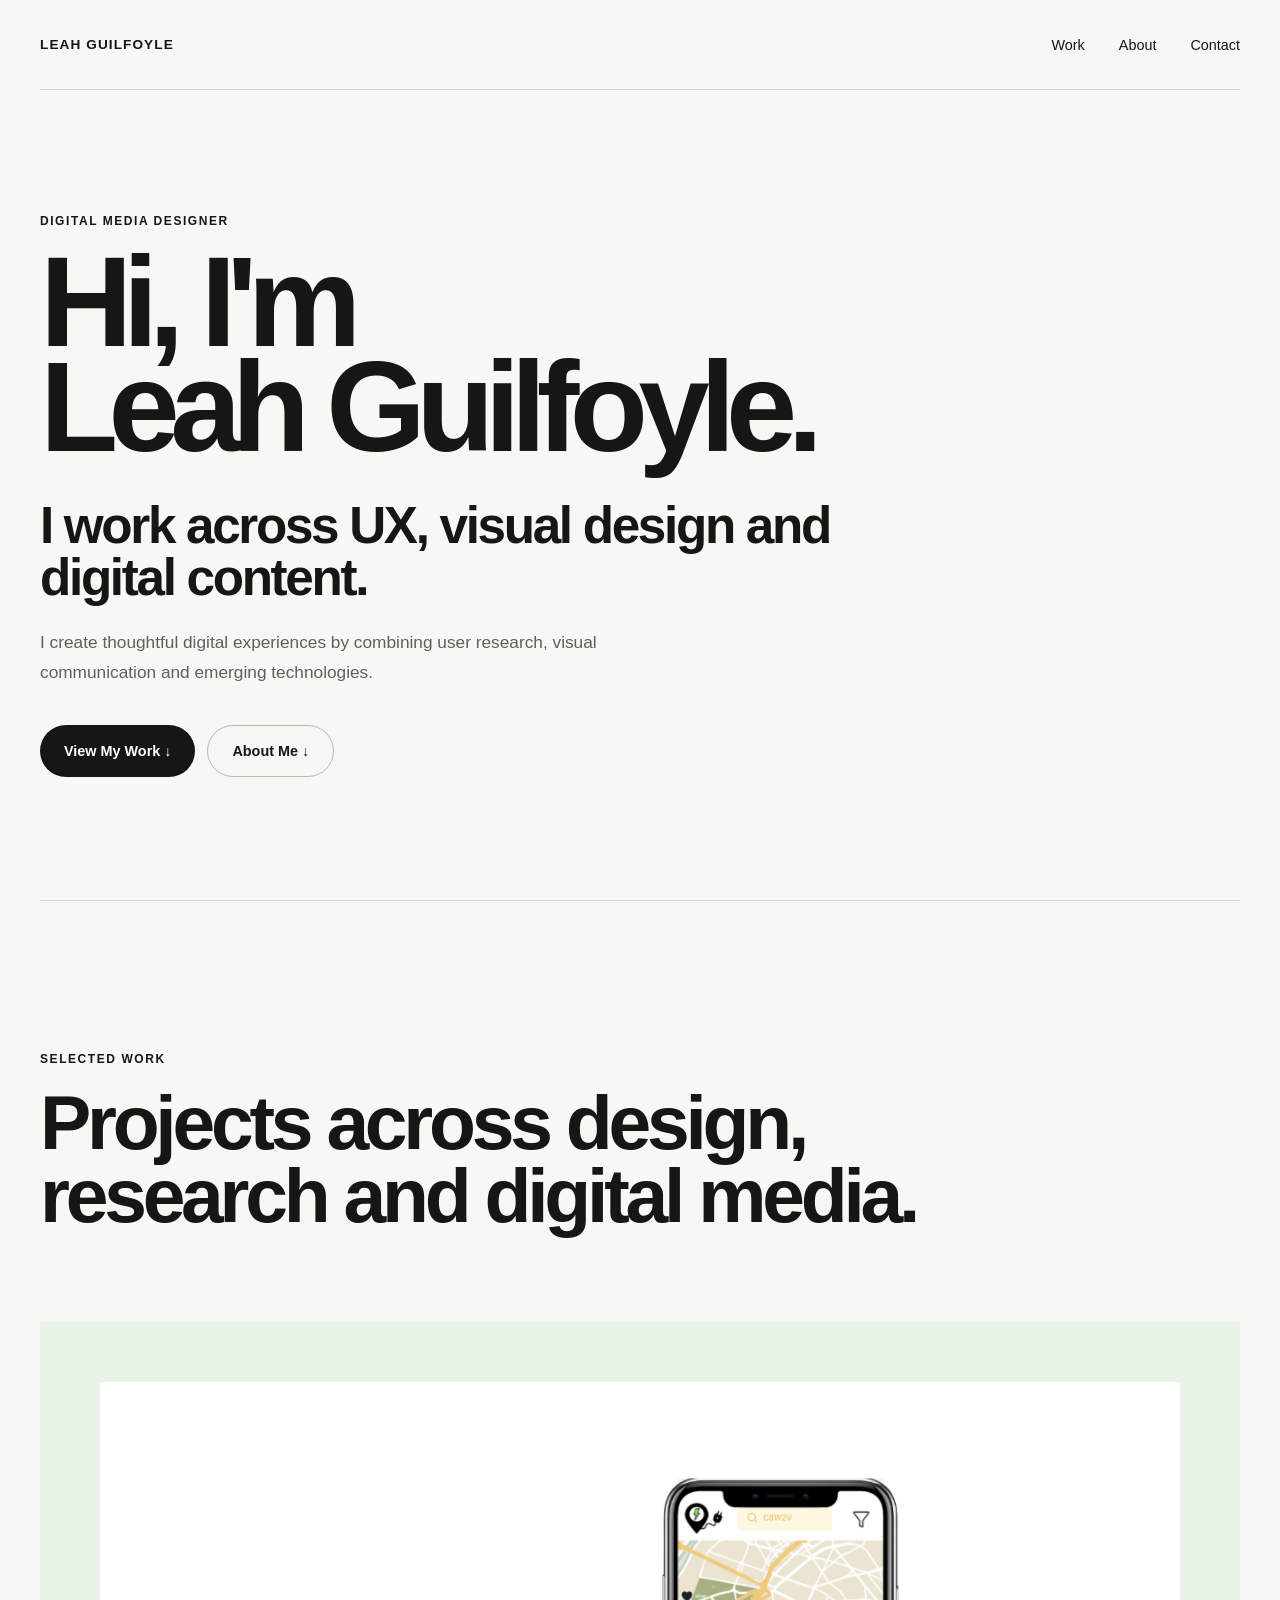
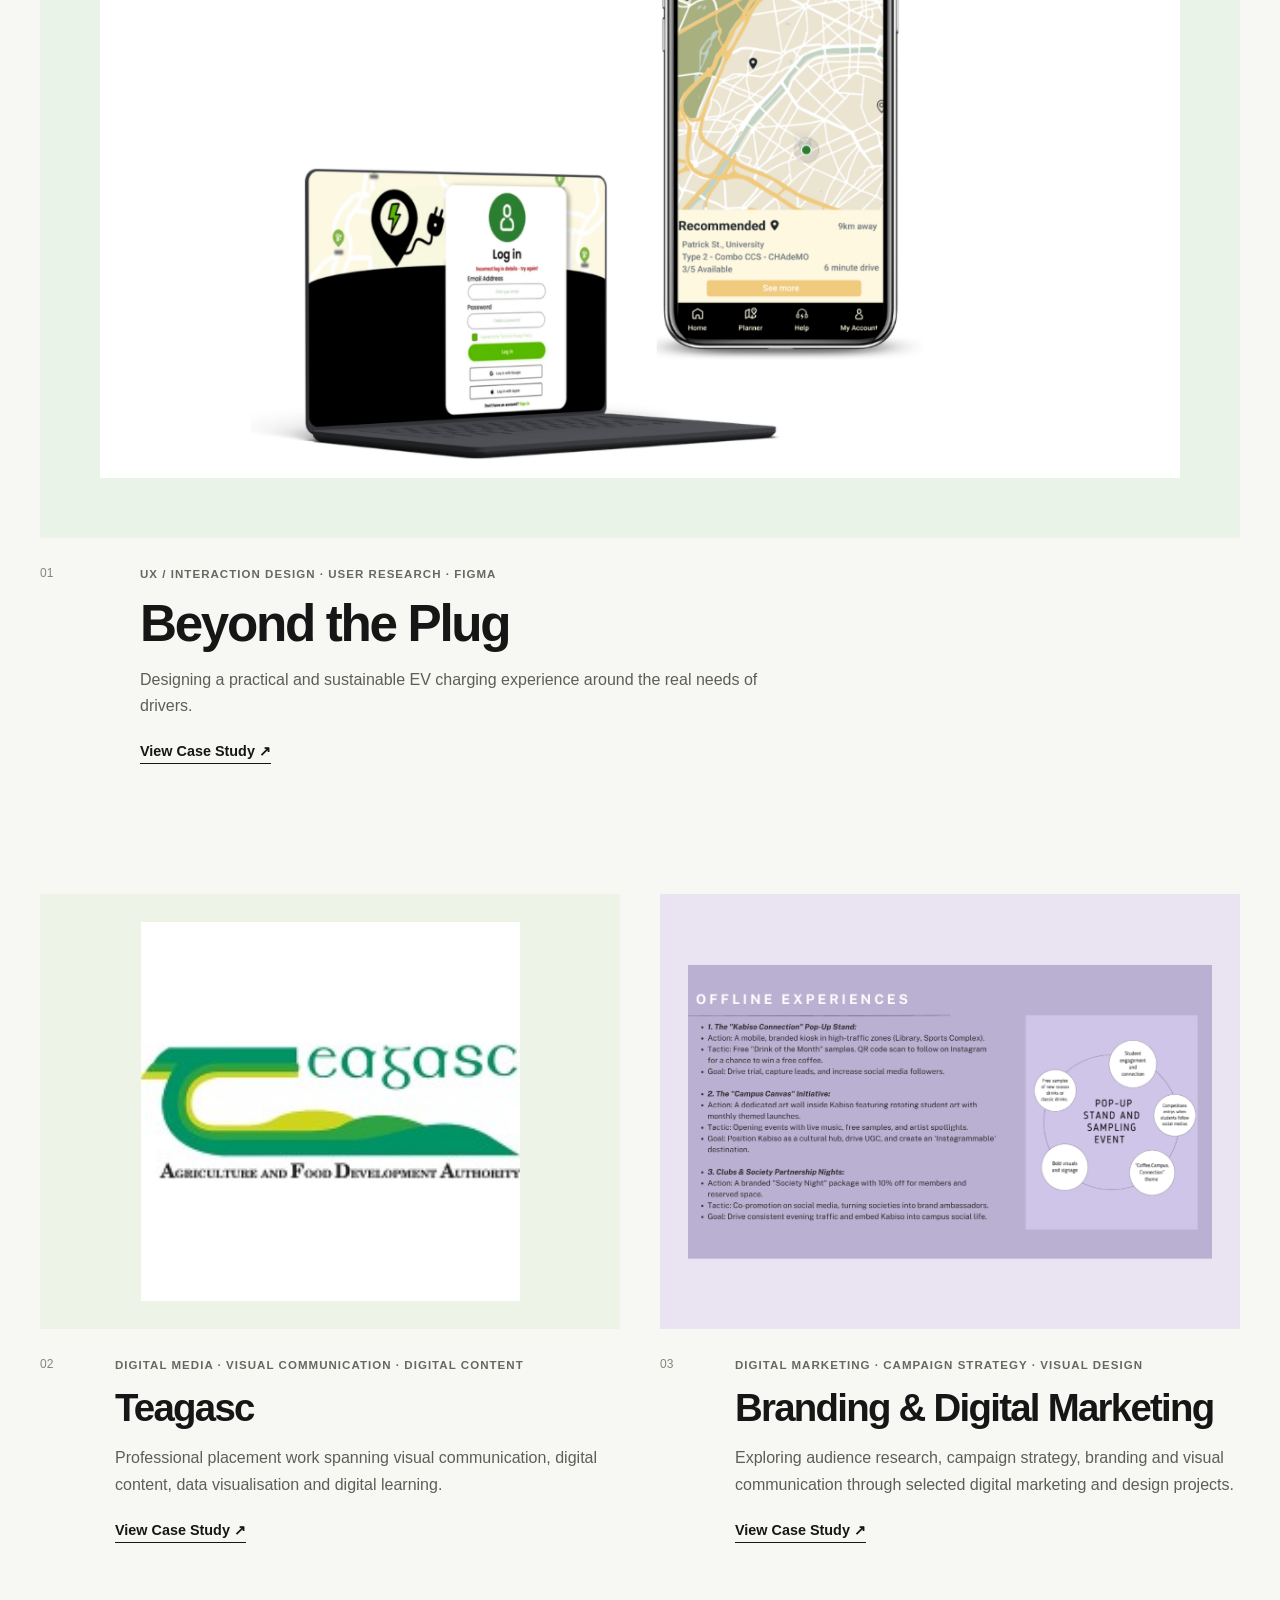
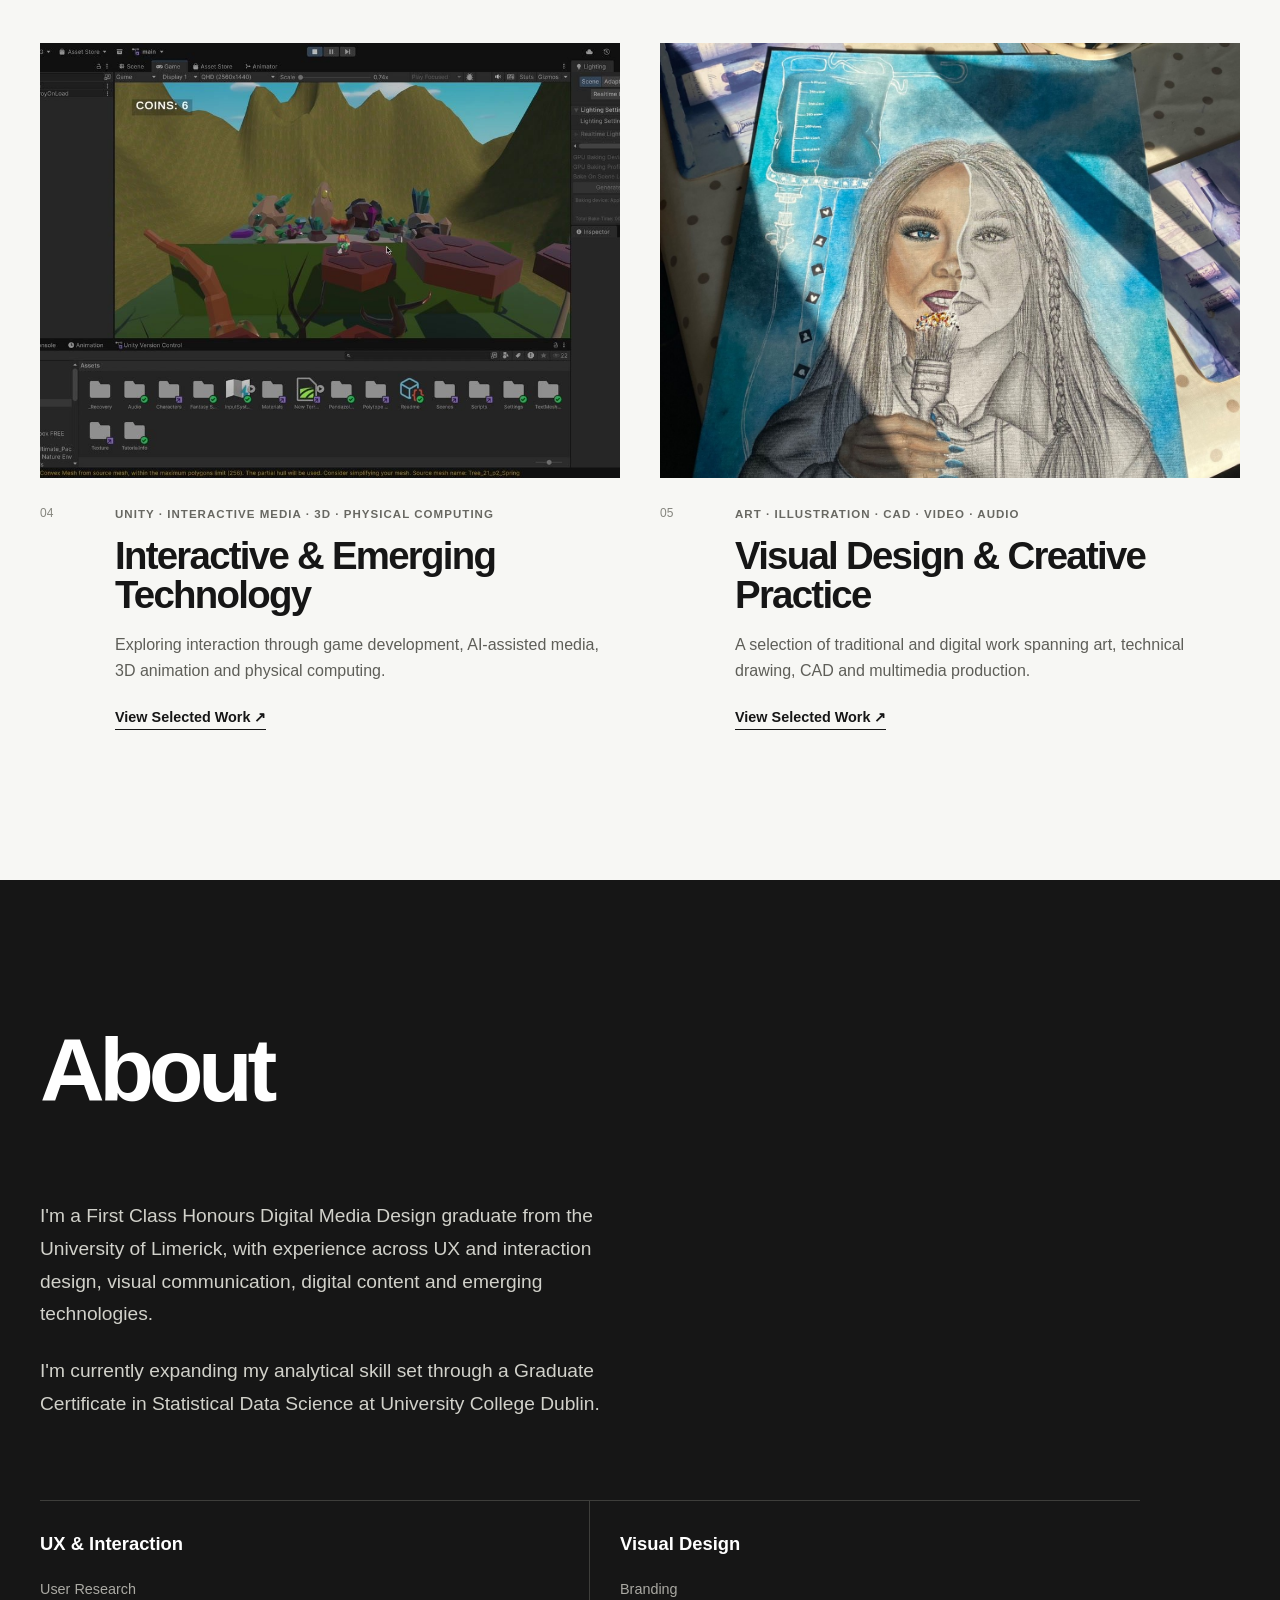
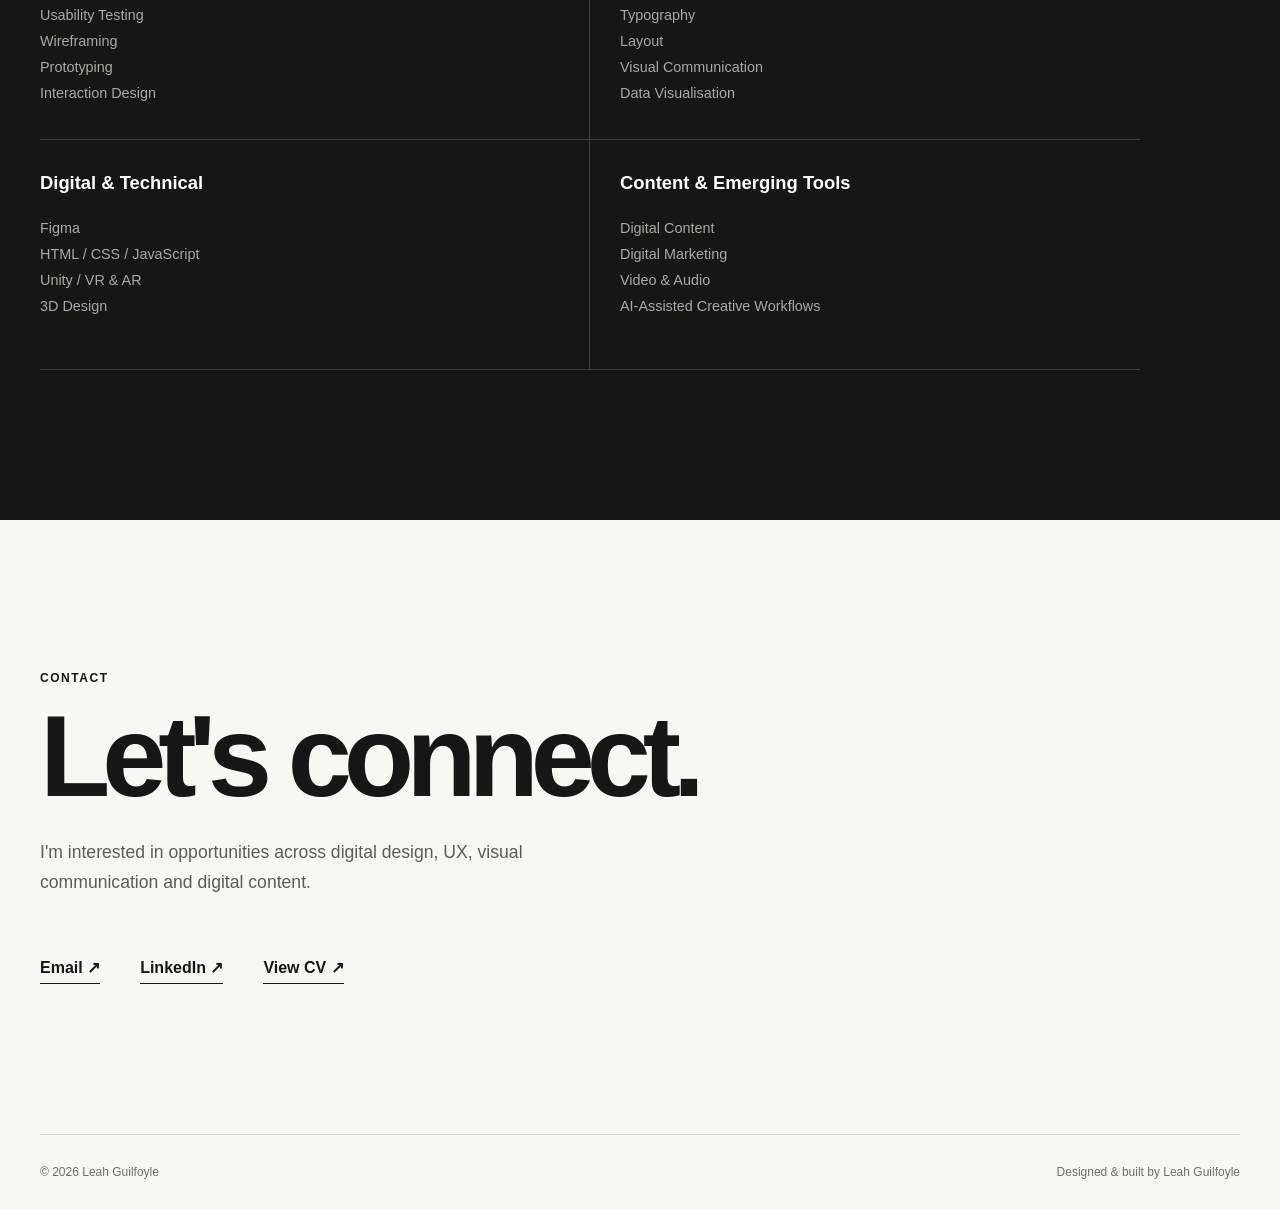
<file: index.html>
<!DOCTYPE html>
<html lang="en">

<head>
    <meta charset="UTF-8">
    <meta name="viewport" content="width=device-width, initial-scale=1.0">

    <meta
        name="description"
        content="Portfolio of Leah Guilfoyle, Digital Media Designer working across UX, visual design and digital content."
    >

    <title>Leah Guilfoyle | Digital Media Designer</title>

    <link rel="stylesheet" href="style.css">
</head>

<body>

    <!-- =====================================================
         NAVIGATION
    ====================================================== -->

    <header class="site-header">

        <a href="#home" class="logo">
            LEAH GUILFOYLE
        </a>

        <button
            class="menu-button"
            aria-label="Open navigation"
            aria-expanded="false"
        >
            Menu
        </button>

        <nav class="main-nav">
            <a href="#work">Work</a>
            <a href="#about">About</a>
            <a href="#contact">Contact</a>
        </nav>

    </header>


    <main>

        <!-- =====================================================
             HERO
        ====================================================== -->

        <section class="hero" id="home">

            <div class="hero-content">

                <p class="eyebrow">
                    Digital Media Designer
                </p>

                <h1>
                    Hi, I'm
                    <span>Leah Guilfoyle.</span>
                </h1>

                <h2>
                    I work across UX, visual design and digital content.
                </h2>

                <p class="hero-description">
                    I create thoughtful digital experiences by combining
                    user research, visual communication and emerging
                    technologies.
                </p>

                <div class="hero-actions">

                    <a href="#work" class="button button-dark">
                        View My Work ↓
                    </a>

                    <a href="#about" class="button button-outline">
                        About Me ↓
                    </a>

                </div>

            </div>

        </section>


        <!-- =====================================================
             SELECTED WORK
        ====================================================== -->

        <section class="work-section" id="work">

            <div class="section-heading">

                <p class="eyebrow">
                    Selected Work
                </p>

                <h2>
                    Projects across design,
                    research and digital media.
                </h2>

            </div>


            <!-- =================================================
                 01 — BEYOND THE PLUG
            ================================================== -->

            <article class="featured-project">

                <a
                    href="projects/beyond-the-plug.html"
                    class="featured-project-image"
                    aria-label="View Beyond the Plug case study"
                >

                    <img
                        src="images/beyond-the-plug/project-cover.png"
                        alt="Beyond the Plug mobile and desktop EV charging experience"
                    >

                </a>


                <div class="project-meta">

                    <span class="project-number">
                        01
                    </span>

                    <div class="project-content">

                        <p class="project-category">
                            UX / Interaction Design · User Research · Figma
                        </p>

                        <h3>
                            <a href="projects/beyond-the-plug.html">
                                Beyond the Plug
                            </a>
                        </h3>

                        <p class="project-description">
                            Designing a practical and sustainable EV charging
                            experience around the real needs of drivers.
                        </p>

                        <a
                            href="projects/beyond-the-plug.html"
                            class="text-link"
                        >
                            View Case Study ↗
                        </a>

                    </div>

                </div>

            </article>


            <!-- =================================================
                 OTHER PROJECTS
            ================================================== -->

            <div class="project-grid">


                <!-- =============================================
                     02 — TEAGASC
                ============================================== -->

                <article class="project-card">

                    <a
                        href="projects/teagasc.html"
                        class="project-image teagasc-home-cover"
                        aria-label="View Teagasc case study"
                    >

                        <img
                            src="images/teagasc/teagasc-logo.png"
                            alt="Teagasc logo"
                        >

                    </a>


                    <div class="project-meta">

                        <span class="project-number">
                            02
                        </span>

                        <div class="project-content">

                            <p class="project-category">
                                Digital Media · Visual Communication · Digital Content
                            </p>

                            <h3>
                                <a href="projects/teagasc.html">
                                    Teagasc
                                </a>
                            </h3>

                            <p class="project-description">
                                Professional placement work spanning visual
                                communication, digital content, data
                                visualisation and digital learning.
                            </p>

                            <a
                                href="projects/teagasc.html"
                                class="text-link"
                            >
                                View Case Study ↗
                            </a>

                        </div>

                    </div>

                </article>


               
                <!-- =============================================
     03 — BRANDING & DIGITAL MARKETING
============================================== -->

<article class="project-card">

    <a
        href="projects/branding-digital-marketing.html"
        class="project-image branding-home-cover"
        aria-label="View Branding and Digital Marketing case study"
    >

        <img
            src="images/branding/kabiso-campaign-visuals.png"
            alt="Branding and digital marketing work including the Kabiso Coffee campaign"
        >

    </a>


    <div class="project-meta">

        <span class="project-number">
            03
        </span>

        <div class="project-content">

            <p class="project-category">
                Digital Marketing · Campaign Strategy · Visual Design
            </p>

            <h3>
                <a href="projects/branding-digital-marketing.html">
                    Branding & Digital Marketing
                </a>
            </h3>

            <p class="project-description">
                Exploring audience research, campaign strategy,
                branding and visual communication through
                selected digital marketing and design projects.
            </p>

            <a
                href="projects/branding-digital-marketing.html"
                class="text-link"
            >
                View Case Study ↗
            </a>

        </div>

    </div>

</article>

            <!-- =============================================
     04 — INTERACTIVE & EMERGING TECHNOLOGY
============================================== -->

<article class="project-card">

    <a
        href="projects/interactive-emerging-technology.html"
        class="project-image interactive-home-cover"
        aria-label="View Interactive and Emerging Technology work"
    >

        <img
            src="images/interactive/nature-dash-hero.jpg"
            alt="Nature Dash Unity game from Interactive and Emerging Technology work"
        >

    </a>


    <div class="project-meta">

        <span class="project-number">
            04
        </span>

        <div class="project-content">

            <p class="project-category">
                Unity · Interactive Media · 3D · Physical Computing
            </p>

            <h3>

                <a href="projects/interactive-emerging-technology.html">
                    Interactive & Emerging Technology
                </a>

            </h3>

            <p class="project-description">
                Exploring interaction through game development,
                AI-assisted media, 3D animation and physical computing.
            </p>

            <a
                href="projects/interactive-emerging-technology.html"
                class="text-link"
            >
                View Selected Work ↗
            </a>

        </div>

    </div>

</article>   


              <!-- =============================================
     05 — VISUAL DESIGN & CREATIVE PRACTICE
============================================== -->

<article class="project-card">

    <a
        href="projects/visual-design.html"
        class="project-image visual-design-home-cover"
        aria-label="View Visual Design and Creative Practice"
    >

        <img
            src="images/visual-design/art-final-portrait.jpg"
            alt="Mixed-media artwork from Visual Design and Creative Practice"
        >

    </a>


    <div class="project-meta">

        <span class="project-number">
            05
        </span>


        <div class="project-content">

            <p class="project-category">
                Art · Illustration · CAD · Video · Audio
            </p>

            <h3>
                <a href="projects/visual-design.html">
                    Visual Design & Creative Practice
                </a>
            </h3>

            <p class="project-description">
                A selection of traditional and digital work spanning
                art, technical drawing, CAD and multimedia production.
            </p>

            <a
                href="projects/visual-design.html"
                class="text-link"
            >
                View Selected Work ↗
            </a>

        </div>

    </div>

</article>

</section>


        <!-- =====================================================
             ABOUT
        ====================================================== -->

        <section class="about-section" id="about">

            <div class="about-title">

                <h2>
                    About
                </h2>

            </div>


            <div class="about-content">

                <div class="about-copy">

                    <p>
                        I'm a First Class Honours Digital Media Design graduate
                        from the University of Limerick, with experience across
                        UX and interaction design, visual communication,
                        digital content and emerging technologies.
                    </p>

                    <p>
                        I'm currently expanding my analytical skill set through
                        a Graduate Certificate in Statistical Data Science at
                        University College Dublin.
                    </p>

                </div>


                <div class="capabilities">

                    <div class="capability">

                        <h3>
                            UX & Interaction
                        </h3>

                        <p>
                            User Research<br>
                            Usability Testing<br>
                            Wireframing<br>
                            Prototyping<br>
                            Interaction Design
                        </p>

                    </div>


                    <div class="capability">

                        <h3>
                            Visual Design
                        </h3>

                        <p>
                            Branding<br>
                            Typography<br>
                            Layout<br>
                            Visual Communication<br>
                            Data Visualisation
                        </p>

                    </div>


                    <div class="capability">

                        <h3>
                            Digital & Technical
                        </h3>

                        <p>
                            Figma<br>
                            HTML / CSS / JavaScript<br>
                            Unity / VR & AR<br>
                            3D Design
                        </p>

                    </div>


                    <div class="capability">

                        <h3>
                            Content & Emerging Tools
                        </h3>

                        <p>
                            Digital Content<br>
                            Digital Marketing<br>
                            Video & Audio<br>
                            AI-Assisted Creative Workflows
                        </p>

                    </div>

                </div>

            </div>

        </section>


        <!-- =====================================================
             CONTACT
        ====================================================== -->

        <section class="contact-section" id="contact">

            <p class="eyebrow">
                Contact
            </p>

            <h2>
                Let's connect.
            </h2>

            <p class="contact-description">
                I'm interested in opportunities across digital design,
                UX, visual communication and digital content.
            </p>

            <div class="contact-links">

                <a href="mailto:leahguilfoyle@me.com">
                    Email ↗
                </a>

                <a
                    href="https://www.linkedin.com/in/leahguilfoyle"
                    target="_blank"
                    rel="noopener noreferrer"
                >
                    LinkedIn ↗
                </a>

                <a href="cv.html">
                    View CV ↗
                </a>

            </div>

        </section>

    </main>


    <!-- =====================================================
         FOOTER
    ====================================================== -->

    <footer class="site-footer">

        <p>
            © 2026 Leah Guilfoyle
        </p>

        <p>
            Designed & built by Leah Guilfoyle
        </p>

    </footer>


    <script src="script.js"></script>

</body>

</html>
</file>
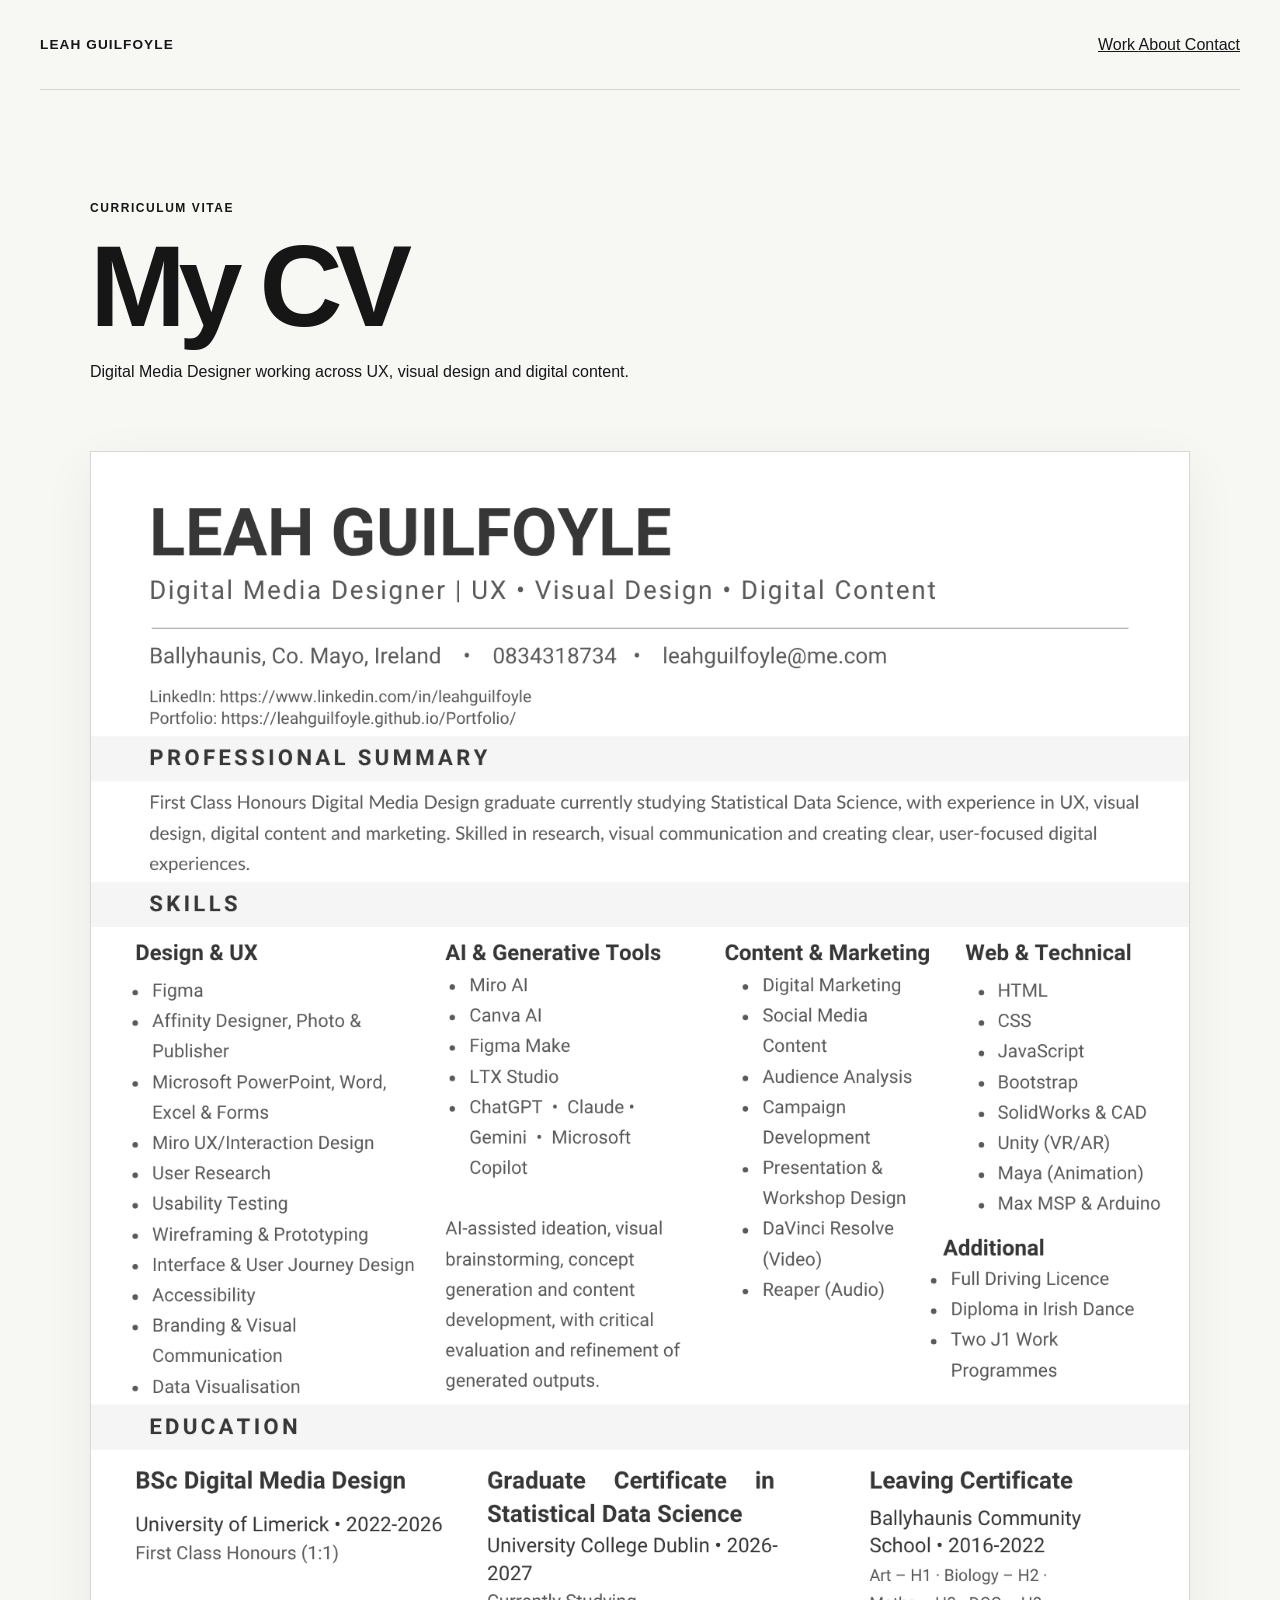
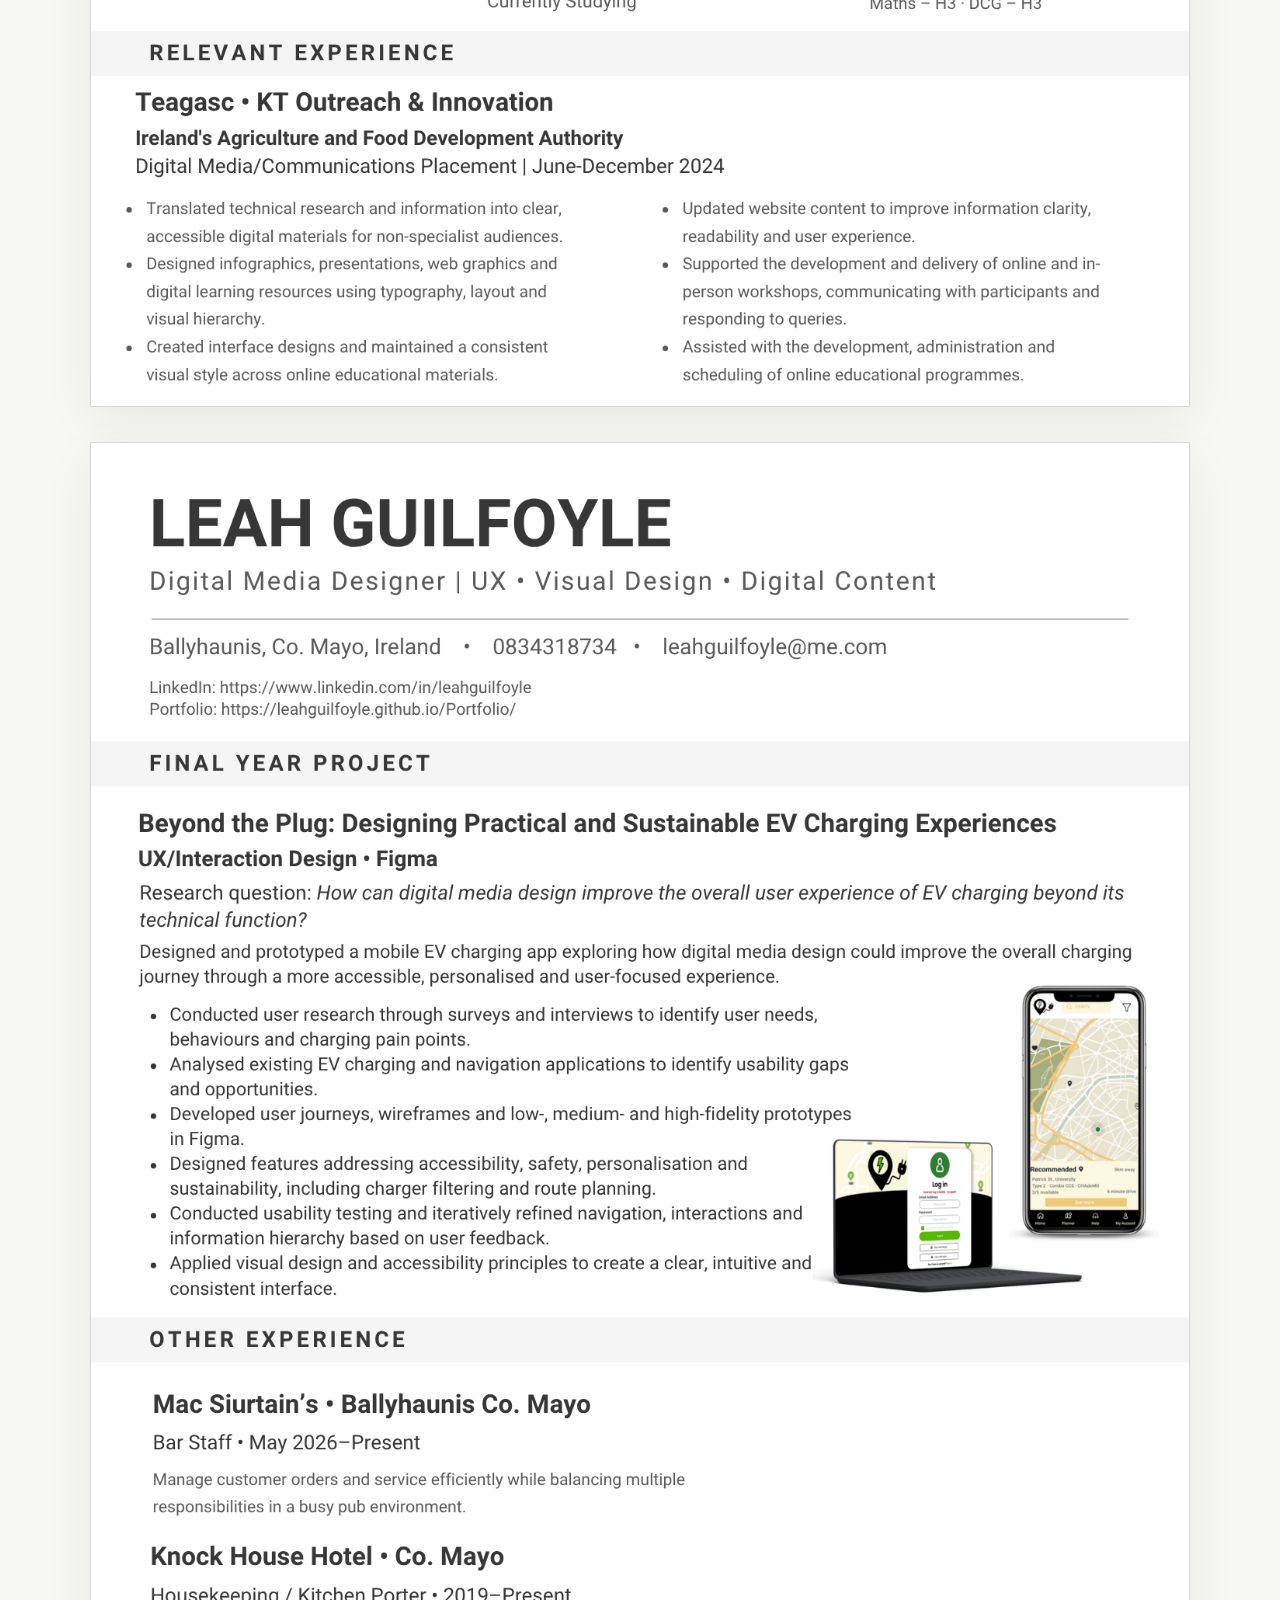
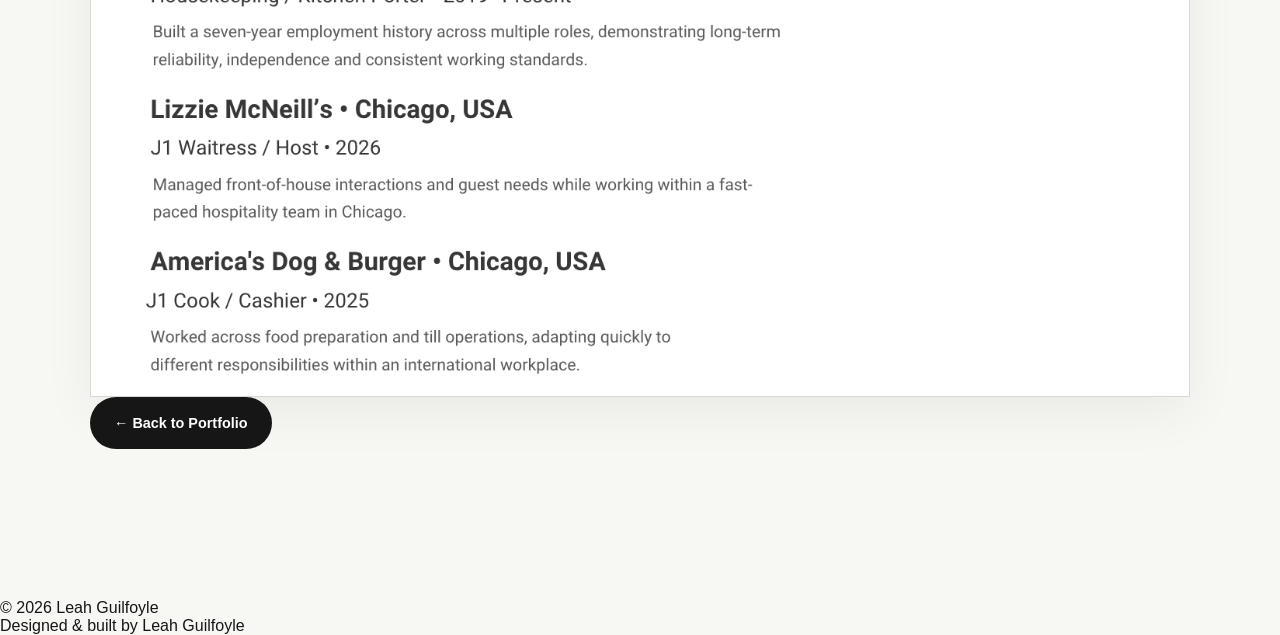
<file: cv.html>
<!DOCTYPE html>
<html lang="en">

<head>
    <meta charset="UTF-8">
    <meta name="viewport" content="width=device-width, initial-scale=1.0">

    <title>CV | Leah Guilfoyle</title>

    <link rel="stylesheet" href="style.css">
</head>

<body>

    <!-- NAVIGATION -->
    <header class="site-header">

        <a href="index.html" class="logo">
            LEAH GUILFOYLE
        </a>

        <button
            class="menu-button"
            aria-label="Open navigation"
            aria-expanded="false"
        >
            Menu
        </button>

        <nav class="navigation">

            <a href="index.html#work">
                Work
            </a>

            <a href="index.html#about">
                About
            </a>

            <a href="index.html#contact">
                Contact
            </a>

        </nav>

    </header>


    <main>

        <section class="cv-page">

            <div class="cv-heading">

                <p class="eyebrow">
                    Curriculum Vitae
                </p>

                <h1>
                    My CV
                </h1>

                <p>
                    Digital Media Designer working across UX,
                    visual design and digital content.
                </p>

            </div>


            <div class="cv-images">

                <!-- CV PAGE 1 -->
                <img
                    src="images/cv-page-1.png"
                    alt="Page one of Leah Guilfoyle's CV"
                >

                <!-- CV PAGE 2 -->
                <img
                    src="images/cv-page-2.png"
                    alt="Page two of Leah Guilfoyle's CV"
                >

            </div>


            <div class="cv-back">

                <a href="index.html" class="button button-dark">
                    ← Back to Portfolio
                </a>

            </div>

        </section>

    </main>


    <footer>

        <p>
            © 2026 Leah Guilfoyle
        </p>

        <p>
            Designed & built by Leah Guilfoyle
        </p>

    </footer>


    <script src="script.js"></script>

</body>

</html>
</file>
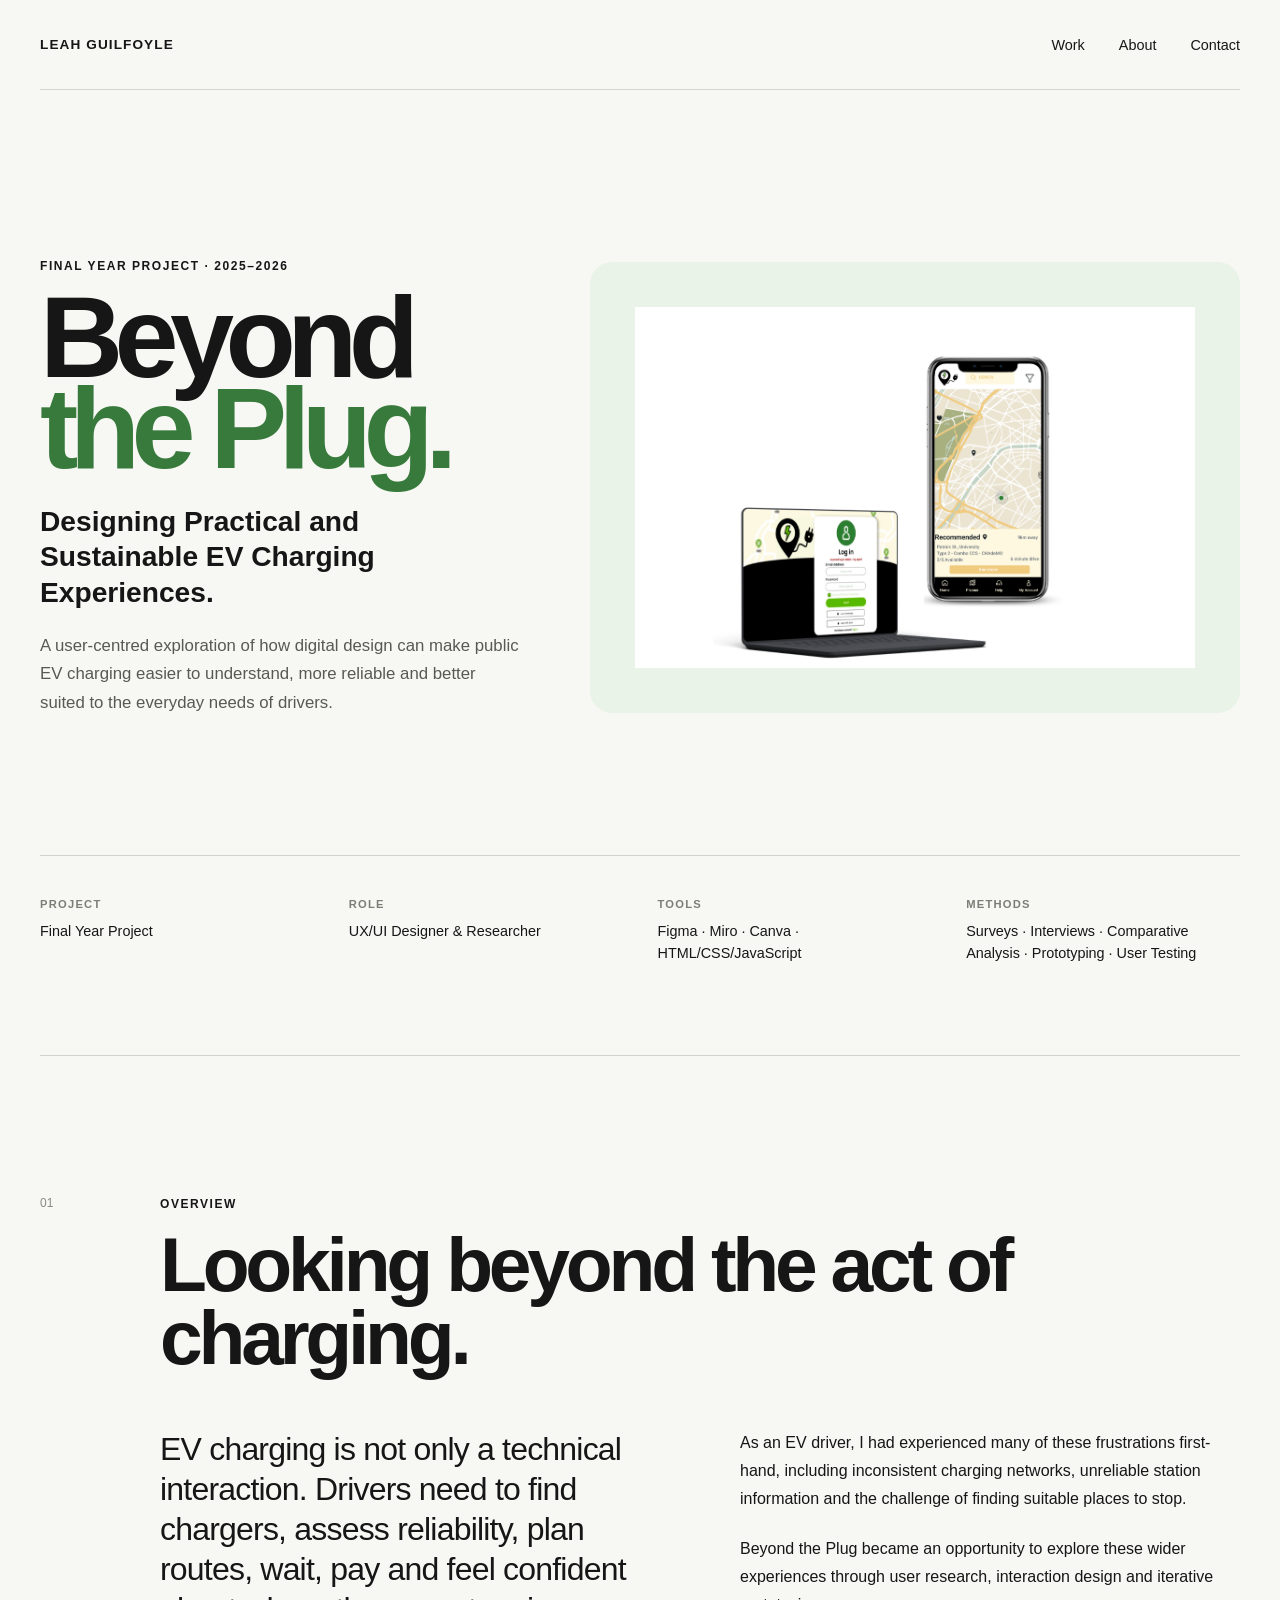
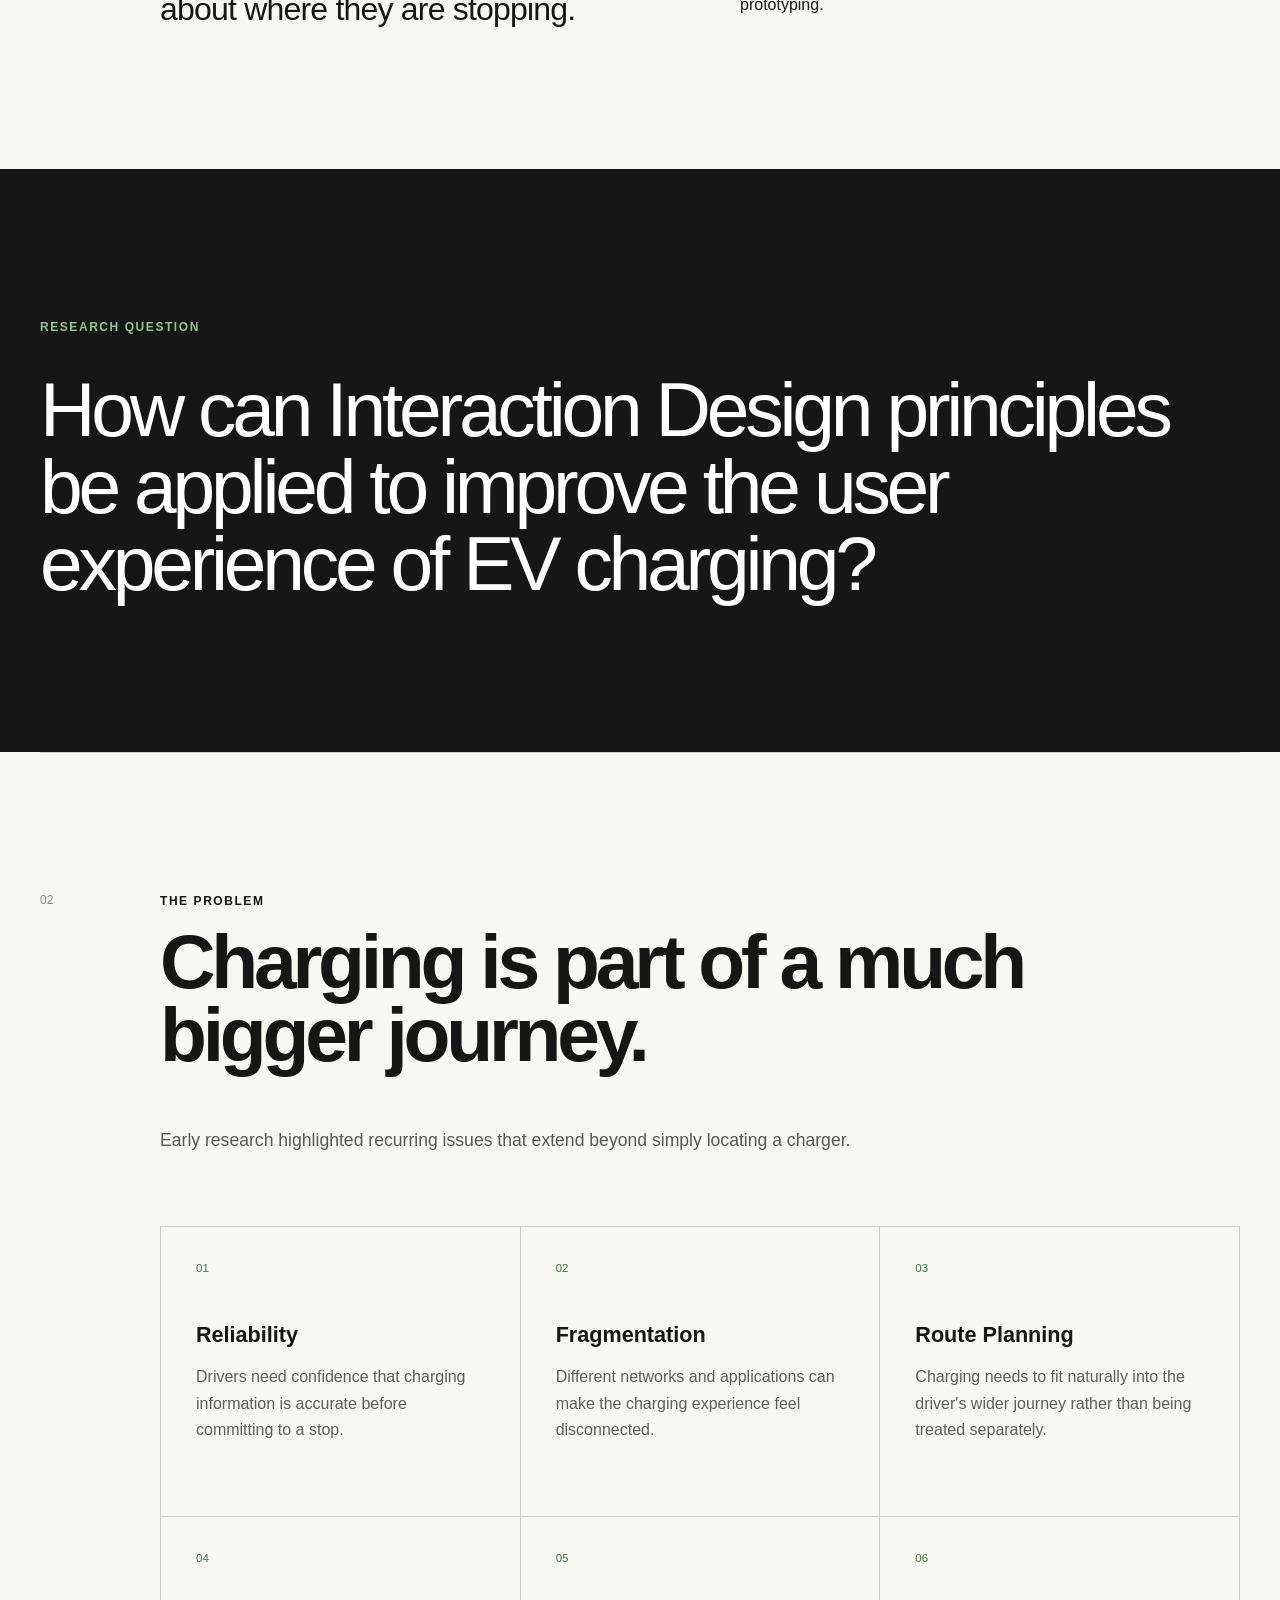
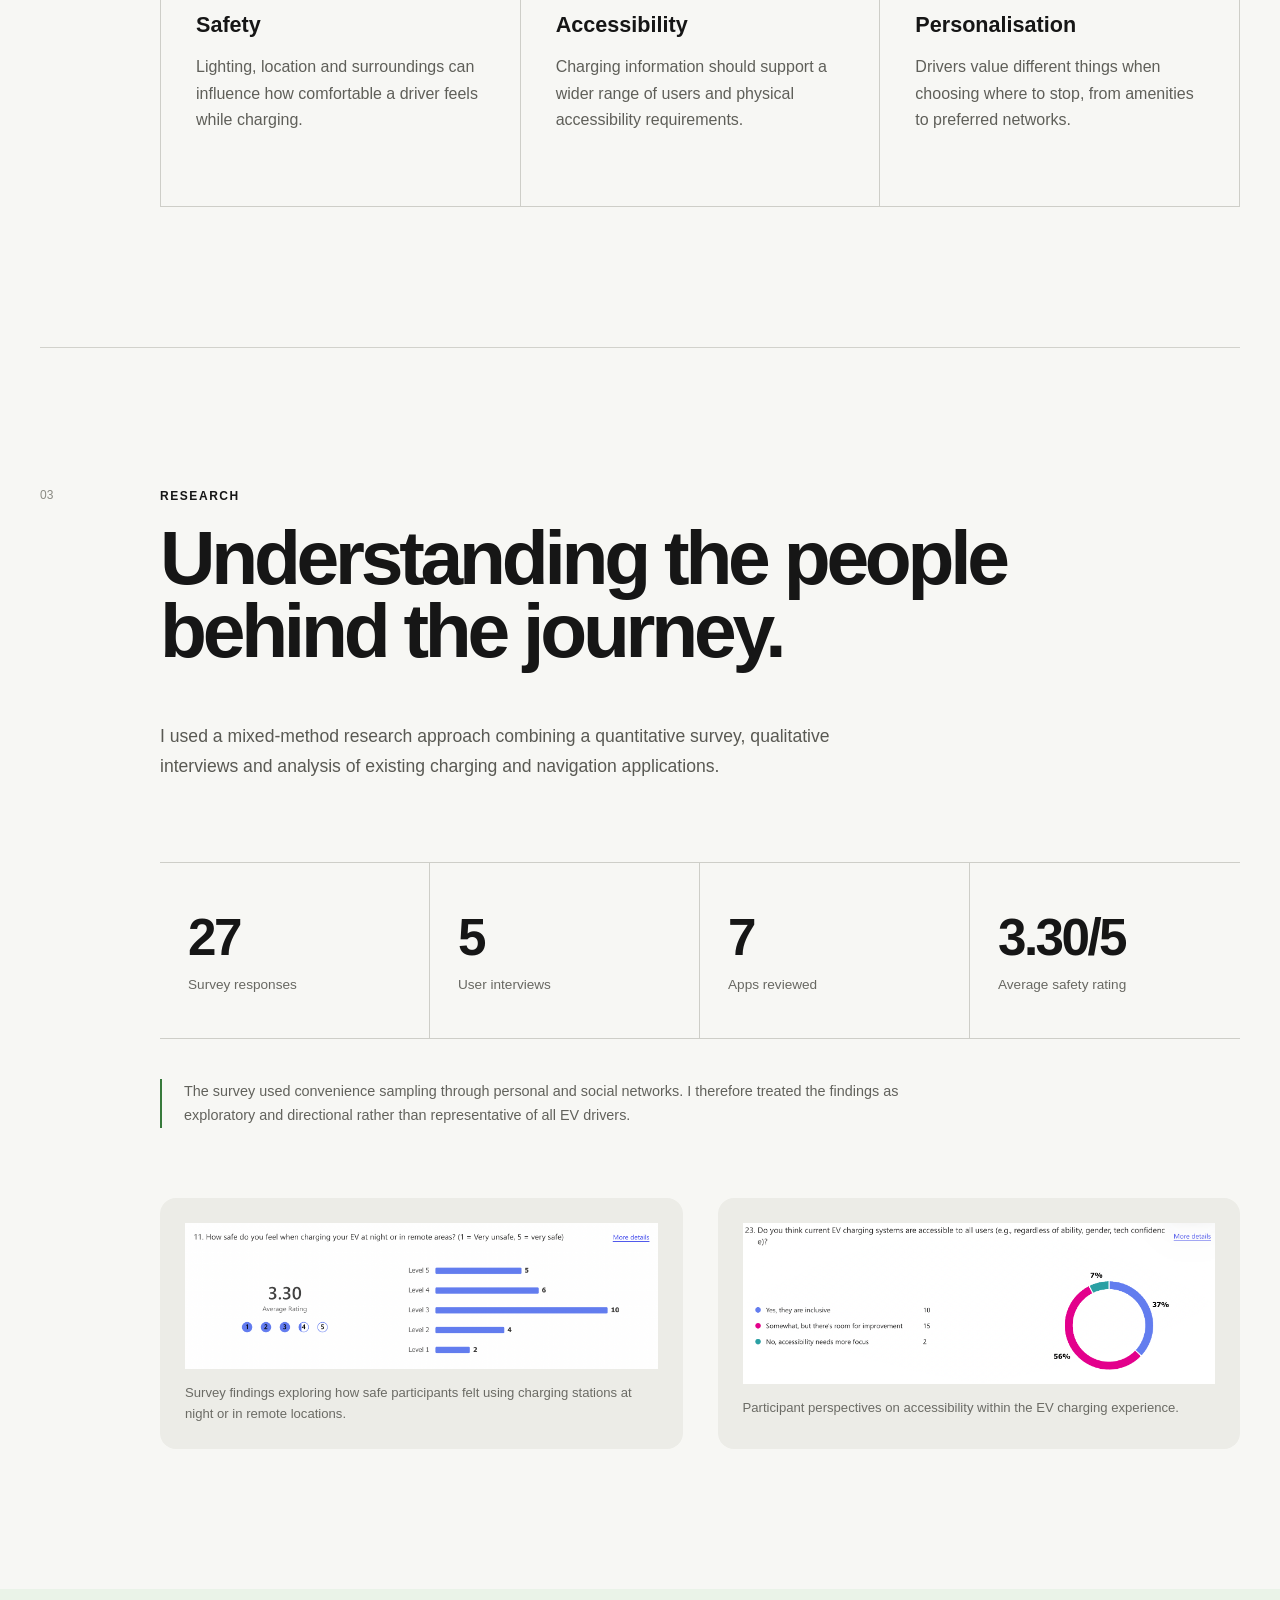
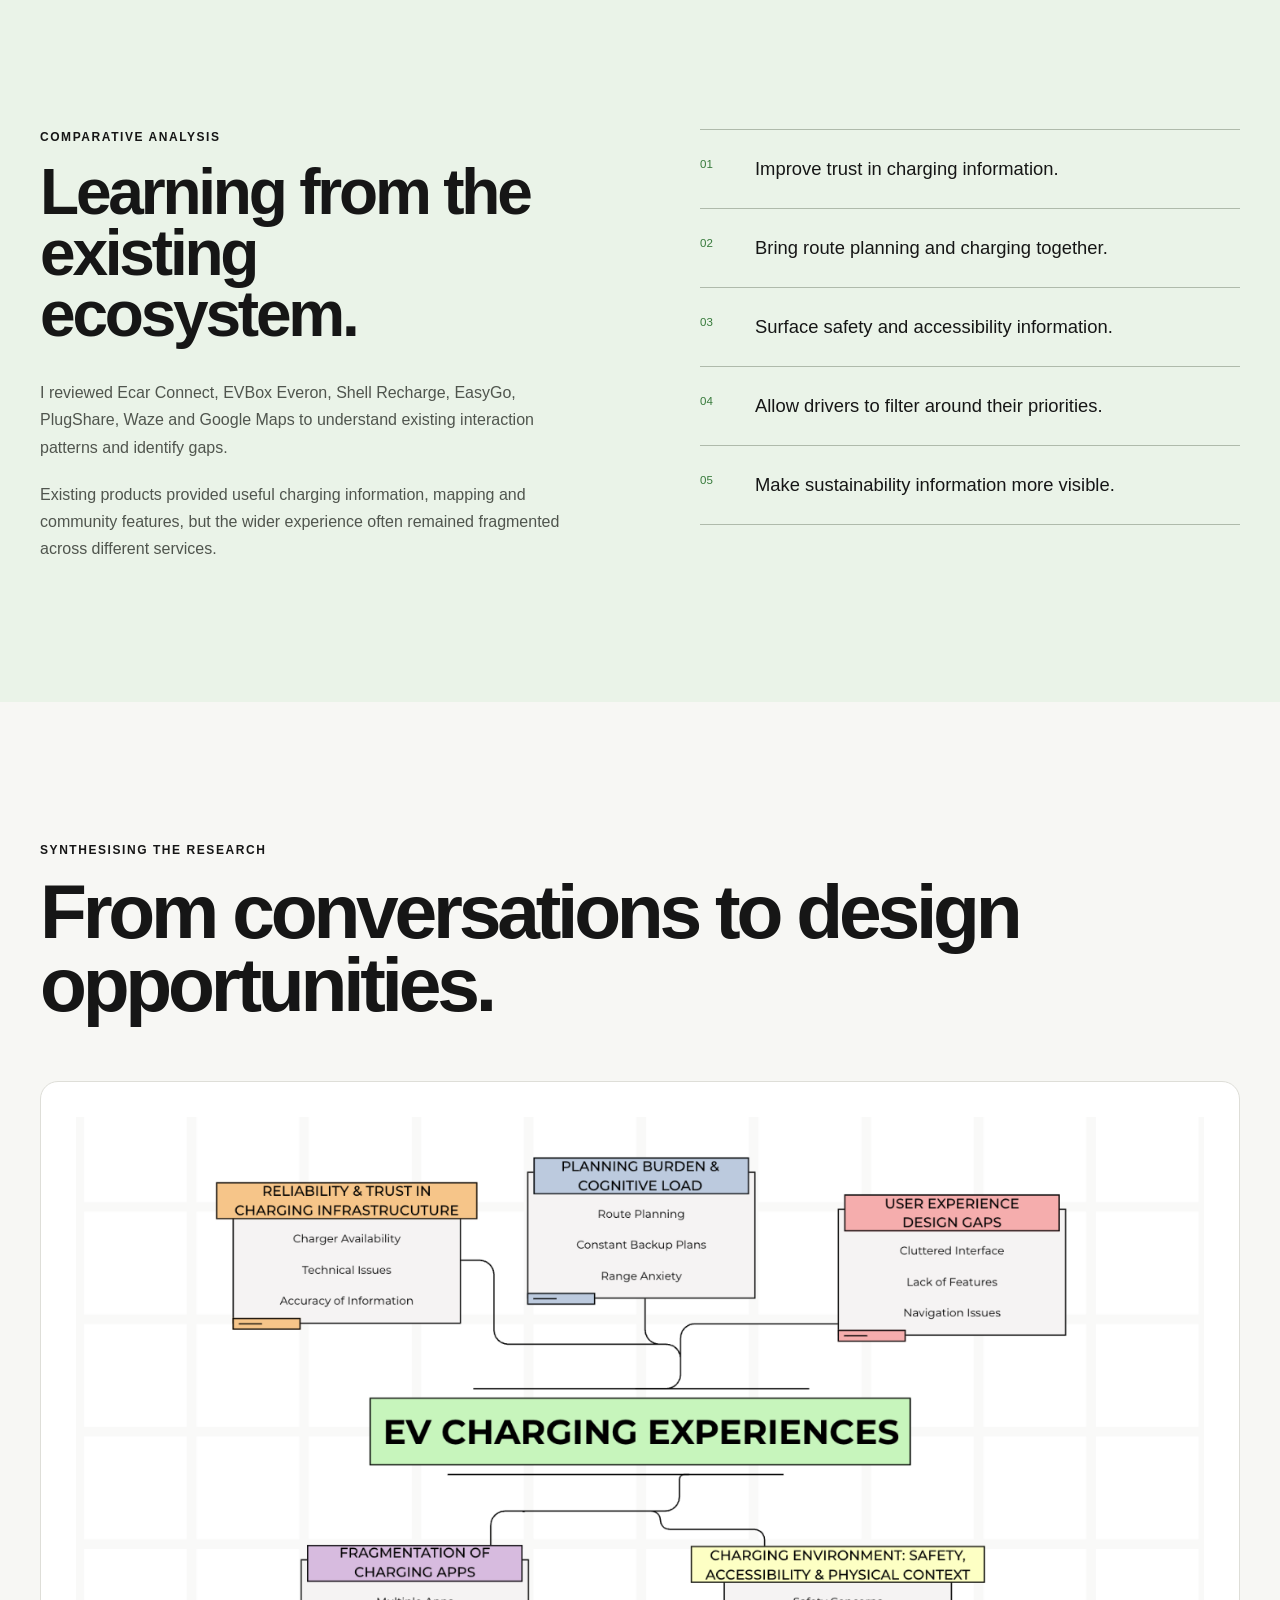
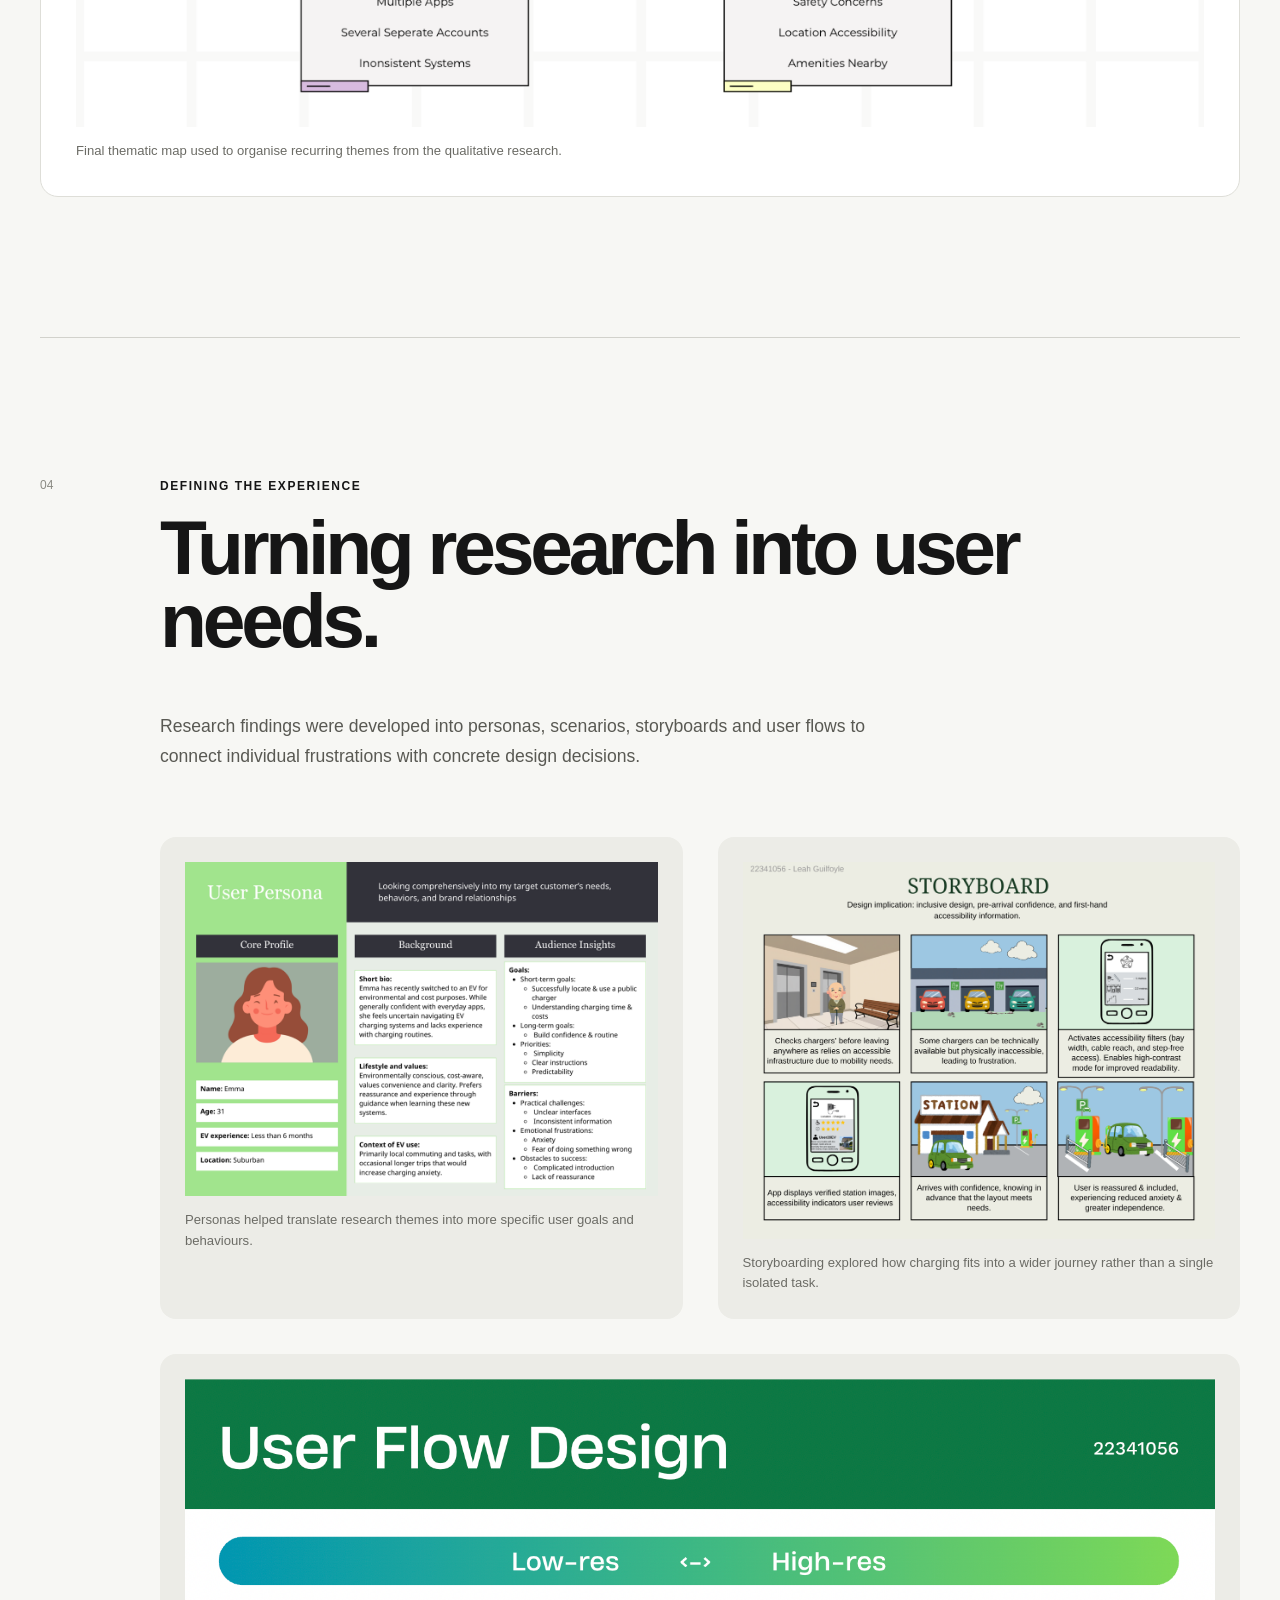
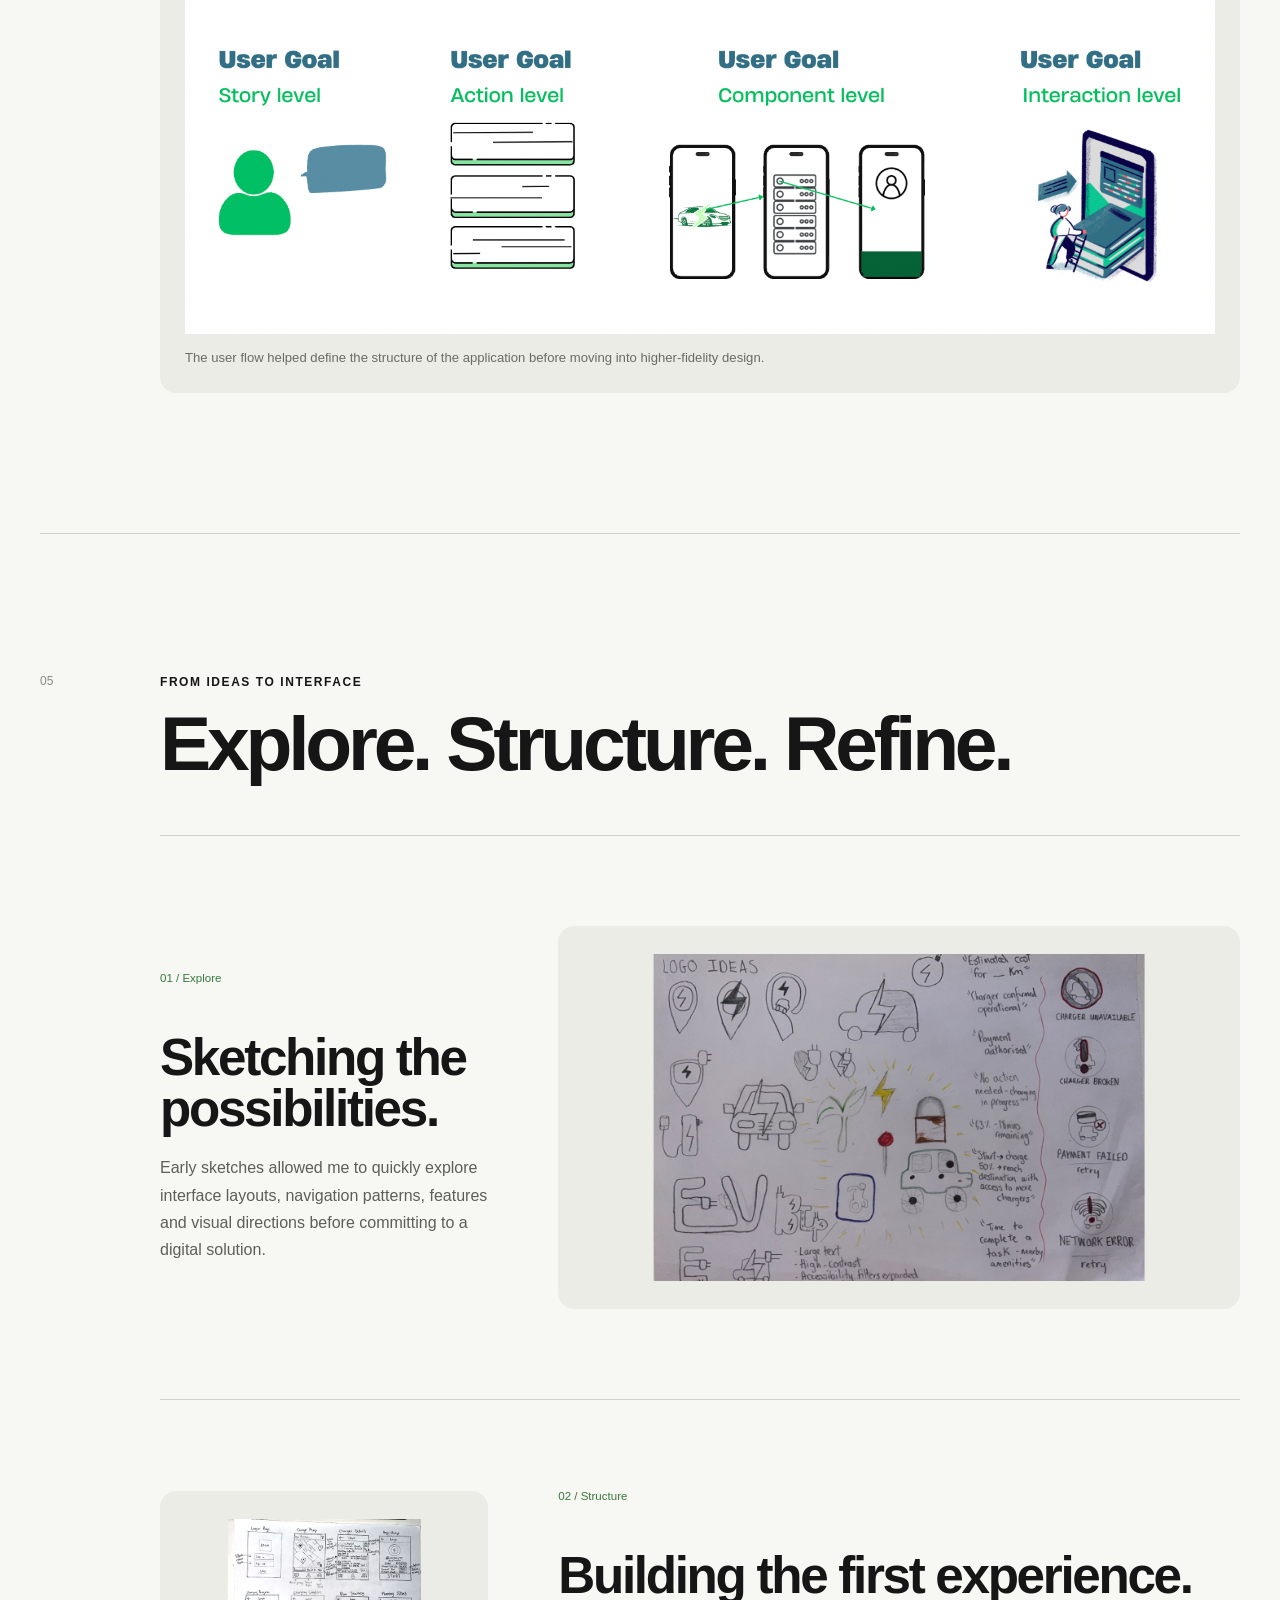
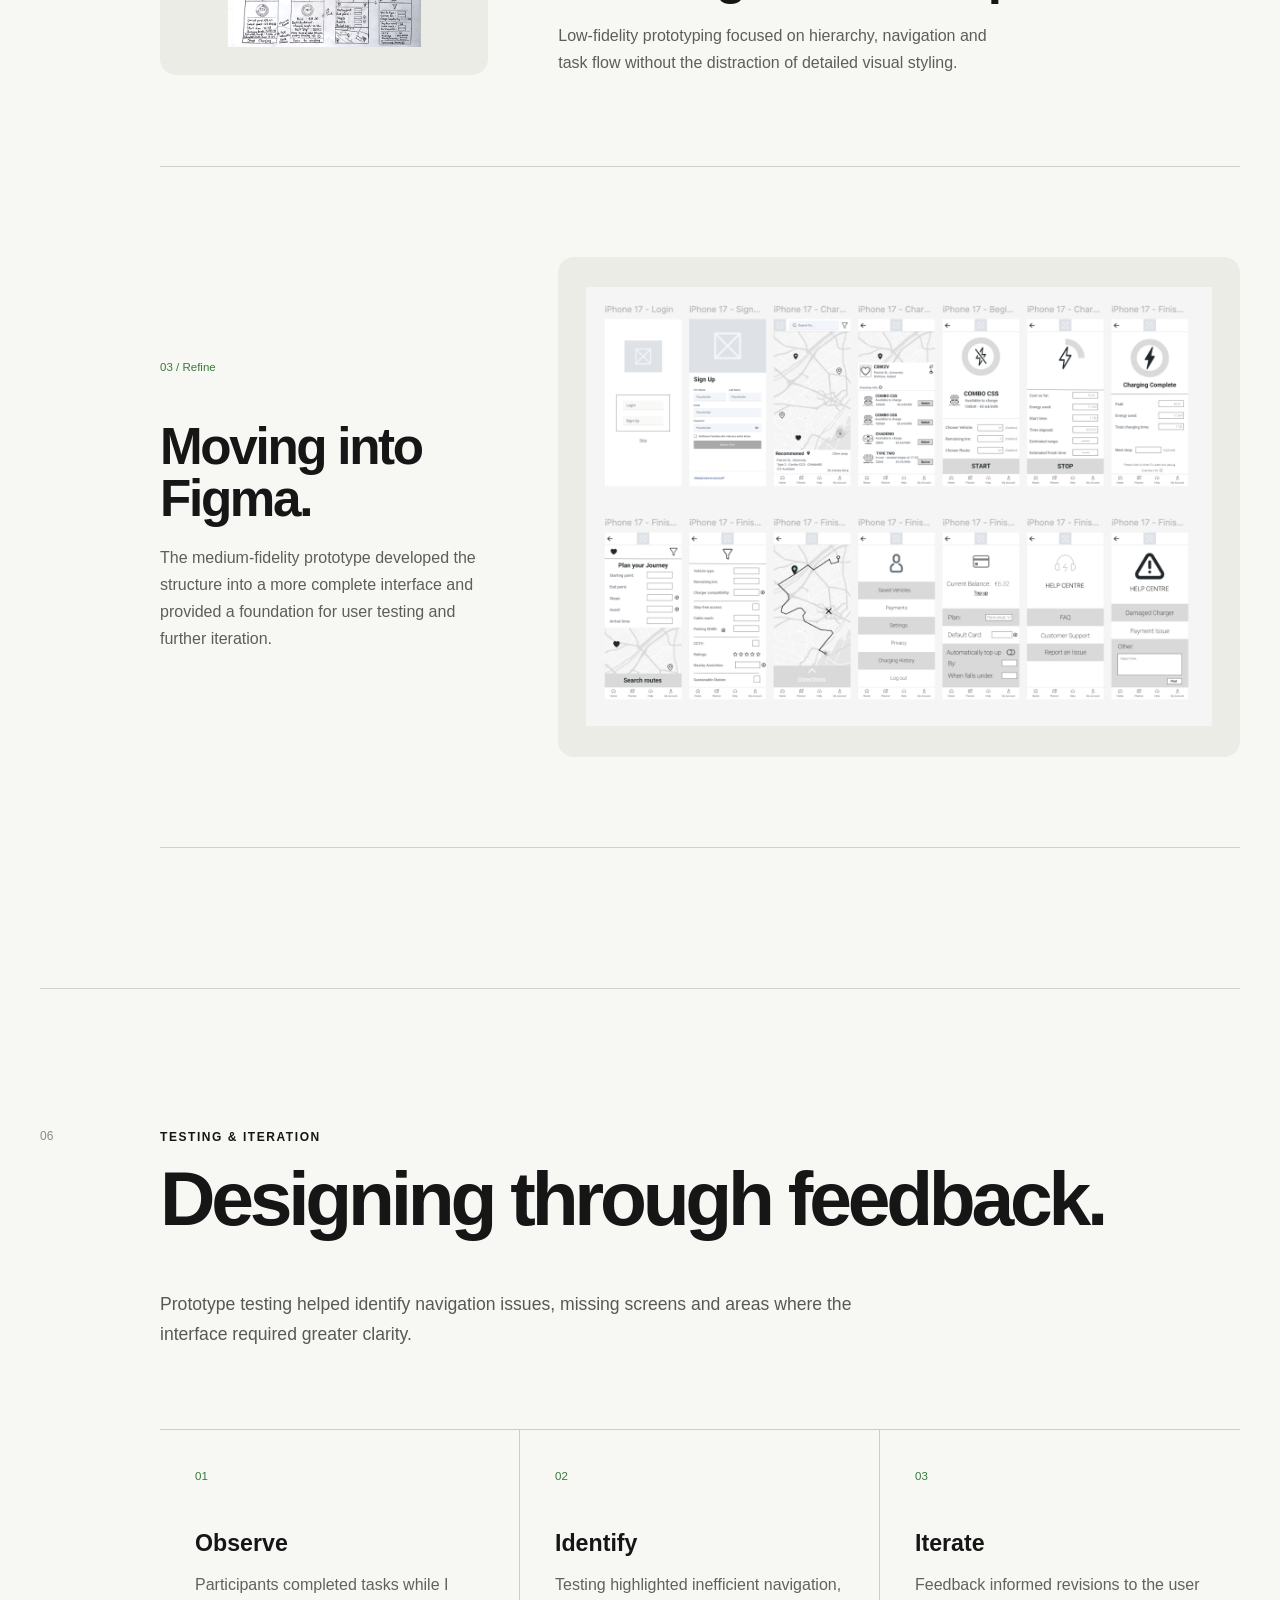
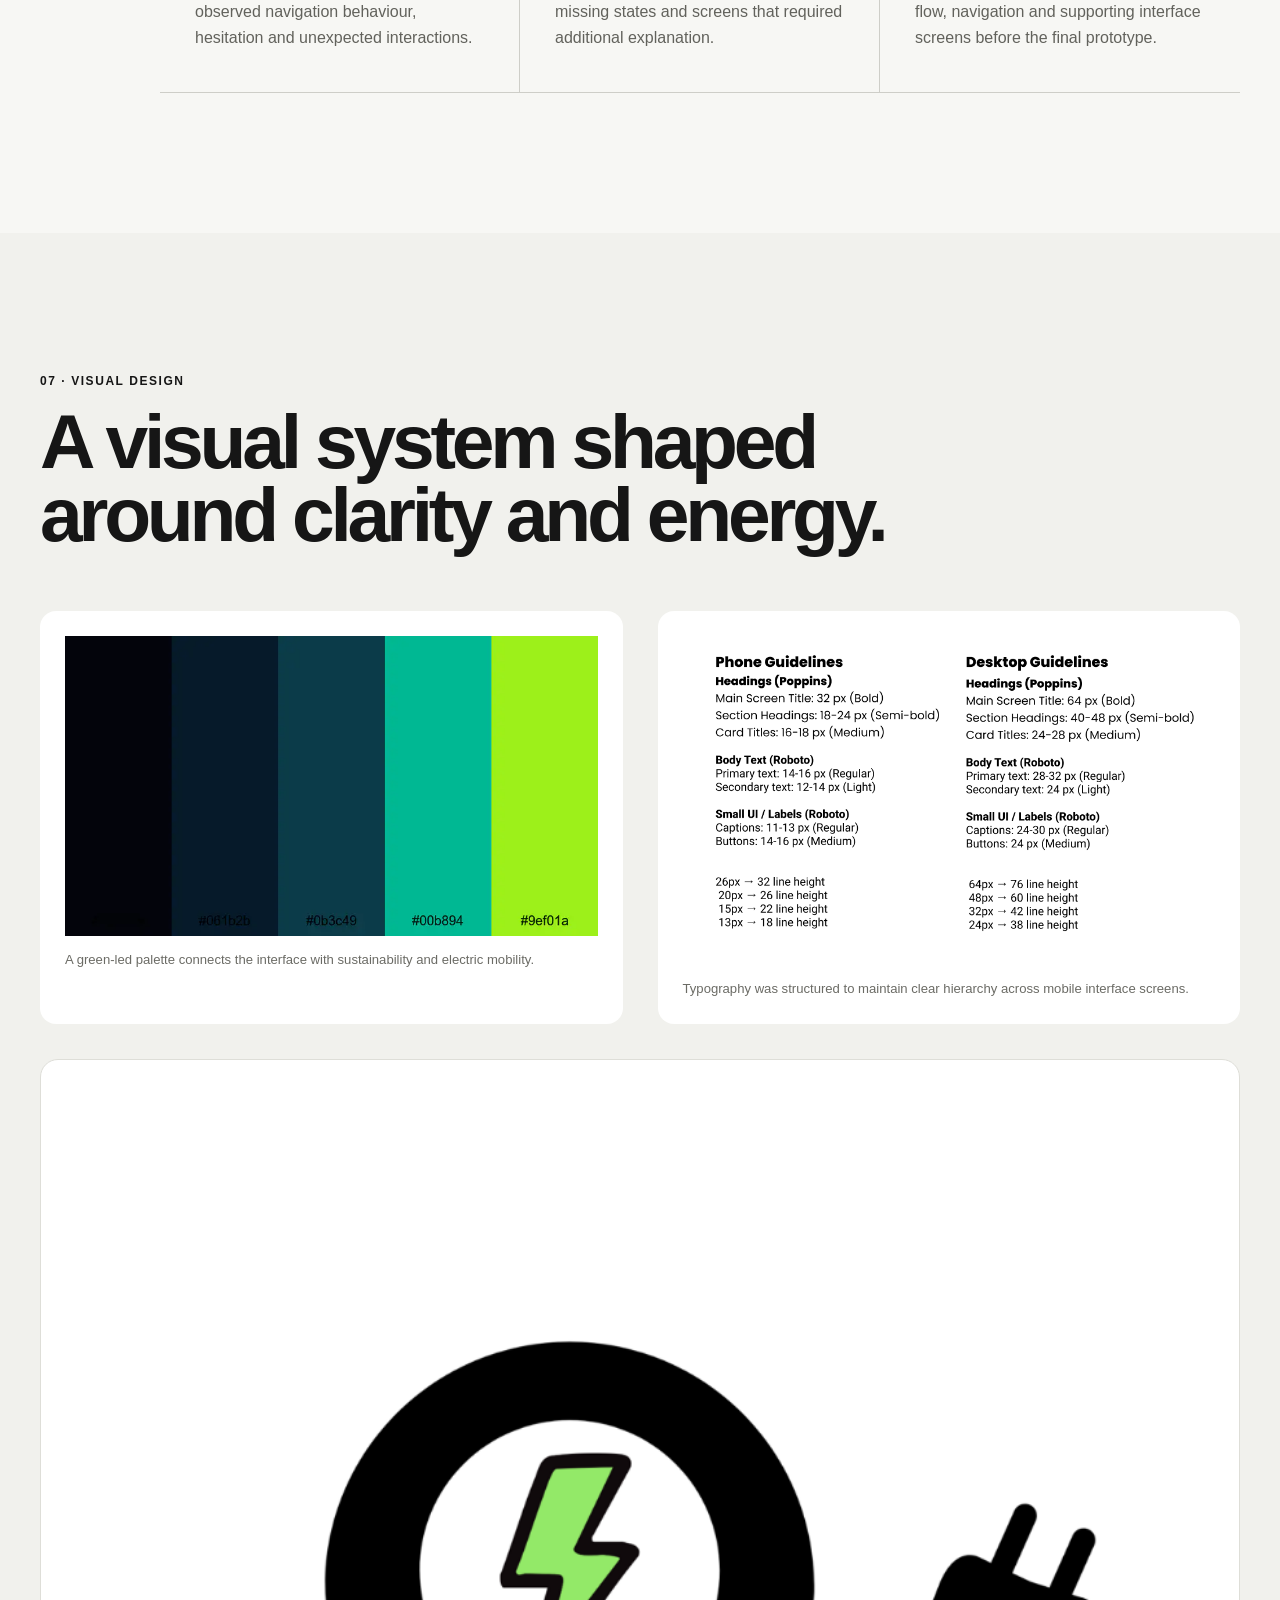
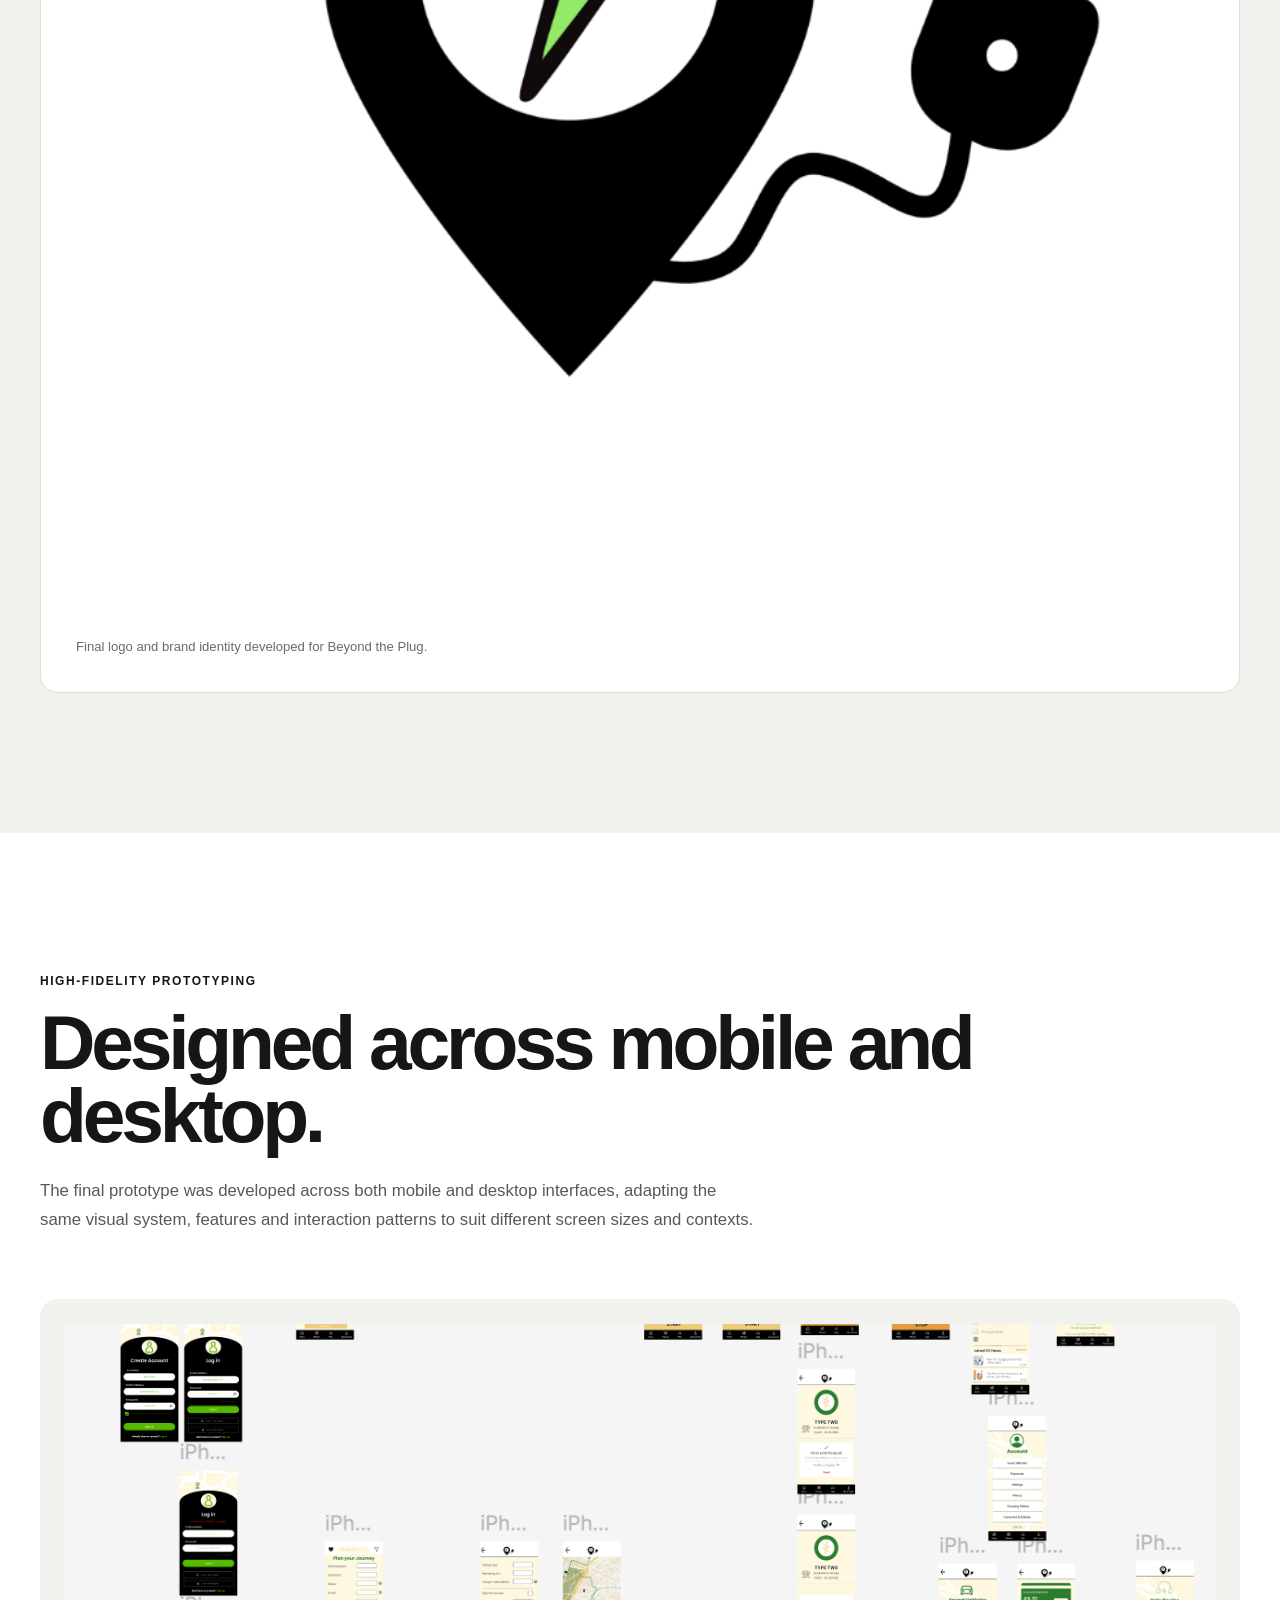
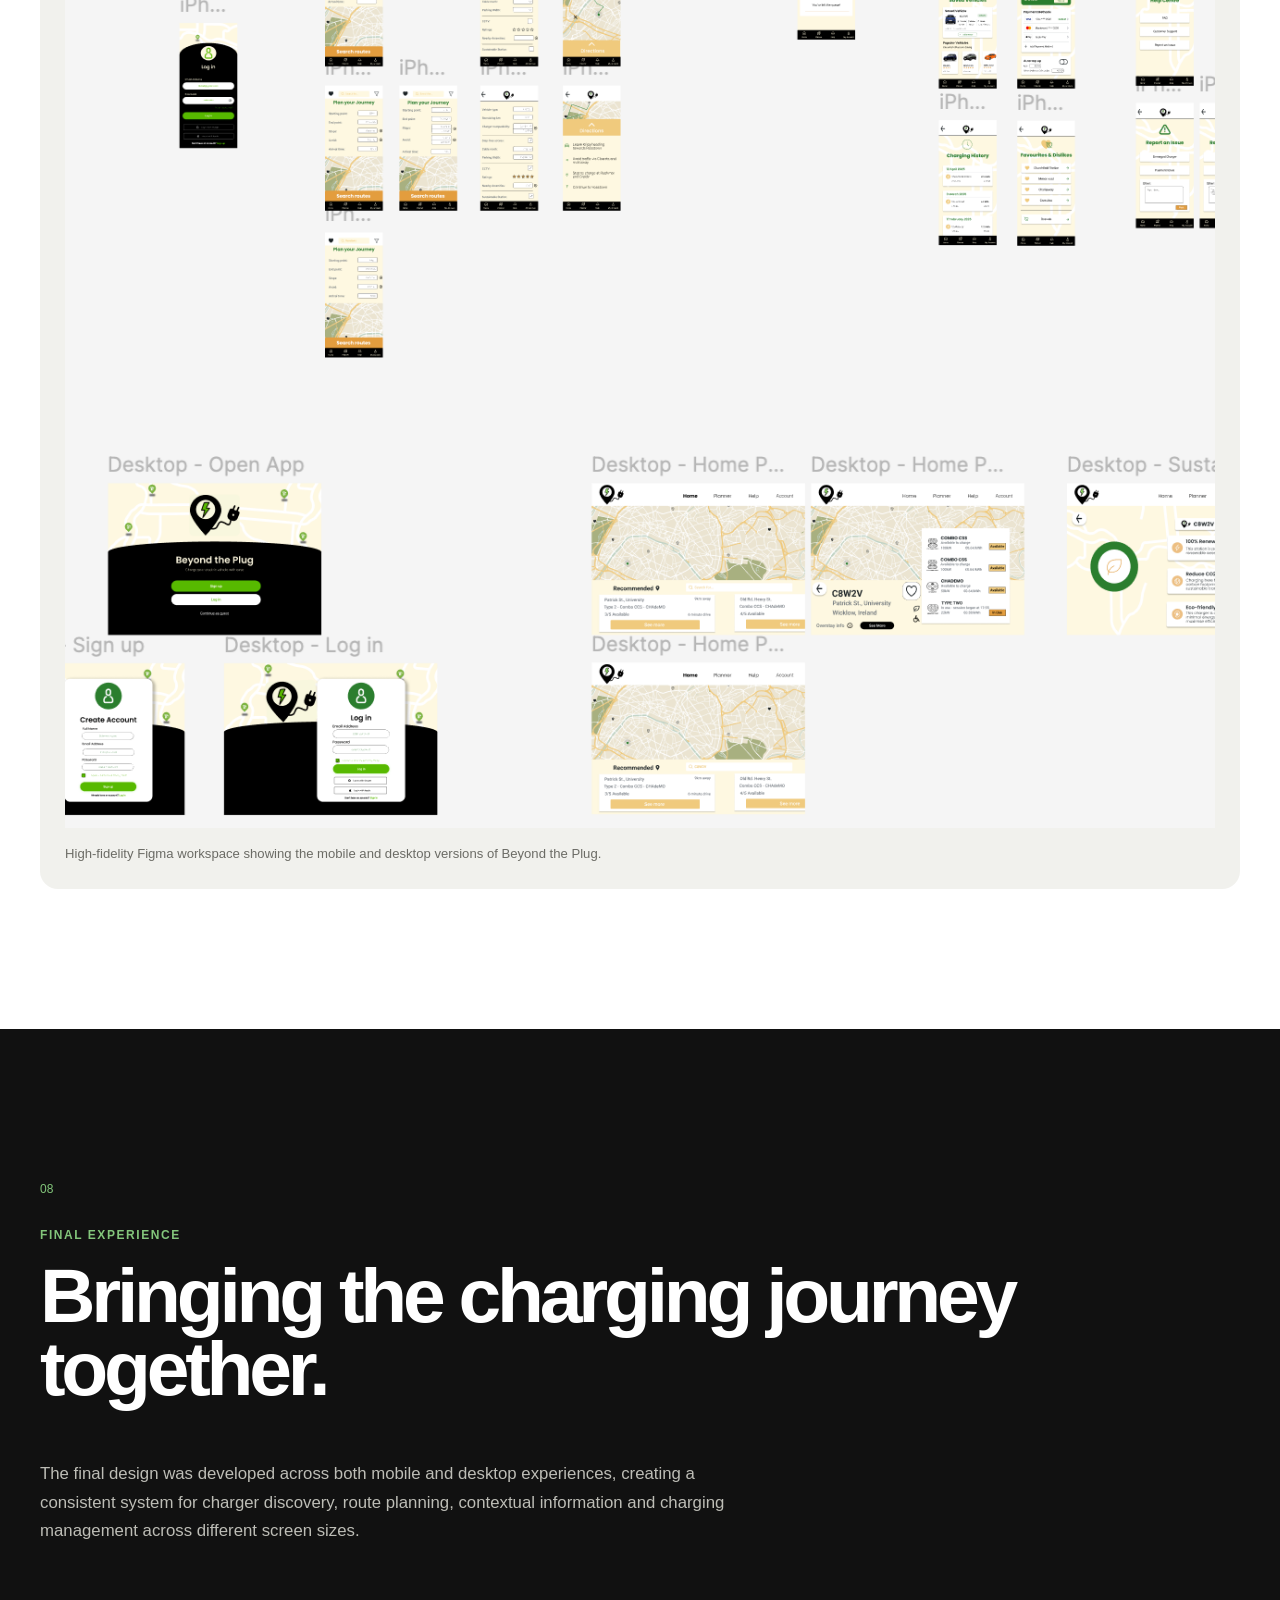
<file: projects/beyond-the-plug.html>
<!DOCTYPE html>
<html lang="en">

<head>
    <meta charset="UTF-8">
    <meta name="viewport" content="width=device-width, initial-scale=1.0">

    <meta
        name="description"
        content="Beyond the Plug — a UX and interaction design case study by Leah Guilfoyle exploring practical and sustainable EV charging experiences."
    >

    <title>Beyond the Plug | Leah Guilfoyle</title>

    <link rel="stylesheet" href="../style.css">
</head>

<body class="btp-project">

    <!-- =====================================================
         NAVIGATION
    ====================================================== -->

    <header class="site-header">

        <a href="../index.html" class="logo">
            LEAH GUILFOYLE
        </a>

        <button
            class="menu-button"
            aria-label="Open navigation"
            aria-expanded="false"
        >
            Menu
        </button>

        <nav class="main-nav">
            <a href="../index.html#work">Work</a>
            <a href="../index.html#about">About</a>
            <a href="../index.html#contact">Contact</a>
        </nav>

    </header>


    <main>

        <!-- =====================================================
             HERO
        ====================================================== -->

        <section class="btp-hero">

            <div class="btp-hero-copy">

                <p class="eyebrow">
                    Final Year Project · 2025–2026
                </p>

                <h1>
                    Beyond
                    <span>the Plug.</span>
                </h1>

                <p class="btp-hero-subtitle">
                    Designing Practical and Sustainable
                    EV Charging Experiences.
                </p>

                <p class="btp-hero-intro">
                    A user-centred exploration of how digital design can make
                    public EV charging easier to understand, more reliable
                    and better suited to the everyday needs of drivers.
                </p>

            </div>


            <div class="btp-hero-visual">

                <img
                    src="../images/beyond-the-plug/project-cover.png"
                    alt="Beyond the Plug mobile and desktop EV charging experience"
                >

            </div>

        </section>


        <!-- =====================================================
             PROJECT DETAILS
        ====================================================== -->

        <section class="btp-details">

            <div class="btp-detail">
                <p class="btp-detail-label">Project</p>
                <p>Final Year Project</p>
            </div>

            <div class="btp-detail">
                <p class="btp-detail-label">Role</p>
                <p>UX/UI Designer & Researcher</p>
            </div>

            <div class="btp-detail">
                <p class="btp-detail-label">Tools</p>
                <p>Figma · Miro · Canva · HTML/CSS/JavaScript</p>
            </div>

            <div class="btp-detail">
                <p class="btp-detail-label">Methods</p>
                <p>
                    Surveys · Interviews · Comparative Analysis ·
                    Prototyping · User Testing
                </p>
            </div>

        </section>


        <!-- =====================================================
             01 — OVERVIEW
        ====================================================== -->

        <section class="btp-section">

            <div class="btp-section-number">
                01
            </div>


            <div class="btp-section-content">

                <p class="eyebrow">
                    Overview
                </p>

                <h2>
                    Looking beyond the act of charging.
                </h2>


                <div class="btp-two-column">

                    <p class="btp-large-copy">
                        EV charging is not only a technical interaction.
                        Drivers need to find chargers, assess reliability,
                        plan routes, wait, pay and feel confident about
                        where they are stopping.
                    </p>


                    <div>

                        <p>
                            As an EV driver, I had experienced many of these
                            frustrations first-hand, including inconsistent
                            charging networks, unreliable station information
                            and the challenge of finding suitable places to
                            stop.
                        </p>

                        <p>
                            Beyond the Plug became an opportunity to explore
                            these wider experiences through user research,
                            interaction design and iterative prototyping.
                        </p>

                    </div>

                </div>

            </div>

        </section>


        <!-- =====================================================
             RESEARCH QUESTION
        ====================================================== -->

        <section class="btp-question">

            <p class="eyebrow">
                Research Question
            </p>

            <blockquote>
                How can Interaction Design principles be applied to improve
                the user experience of EV charging?
            </blockquote>

        </section>


        <!-- =====================================================
             02 — THE PROBLEM
        ====================================================== -->

        <section class="btp-section">

            <div class="btp-section-number">
                02
            </div>


            <div class="btp-section-content">

                <p class="eyebrow">
                    The Problem
                </p>

                <h2>
                    Charging is part of a much bigger journey.
                </h2>

                <p class="btp-section-intro">
                    Early research highlighted recurring issues that extend
                    beyond simply locating a charger.
                </p>


                <div class="btp-problem-grid">

                    <article>
                        <span>01</span>

                        <h3>Reliability</h3>

                        <p>
                            Drivers need confidence that charging information
                            is accurate before committing to a stop.
                        </p>
                    </article>


                    <article>
                        <span>02</span>

                        <h3>Fragmentation</h3>

                        <p>
                            Different networks and applications can make the
                            charging experience feel disconnected.
                        </p>
                    </article>


                    <article>
                        <span>03</span>

                        <h3>Route Planning</h3>

                        <p>
                            Charging needs to fit naturally into the driver's
                            wider journey rather than being treated separately.
                        </p>
                    </article>


                    <article>
                        <span>04</span>

                        <h3>Safety</h3>

                        <p>
                            Lighting, location and surroundings can influence
                            how comfortable a driver feels while charging.
                        </p>
                    </article>


                    <article>
                        <span>05</span>

                        <h3>Accessibility</h3>

                        <p>
                            Charging information should support a wider range
                            of users and physical accessibility requirements.
                        </p>
                    </article>


                    <article>
                        <span>06</span>

                        <h3>Personalisation</h3>

                        <p>
                            Drivers value different things when choosing where
                            to stop, from amenities to preferred networks.
                        </p>
                    </article>

                </div>

            </div>

        </section>


        <!-- =====================================================
             03 — RESEARCH
        ====================================================== -->

        <section class="btp-section">

            <div class="btp-section-number">
                03
            </div>


            <div class="btp-section-content">

                <p class="eyebrow">
                    Research
                </p>

                <h2>
                    Understanding the people behind the journey.
                </h2>

                <p class="btp-section-intro">
                    I used a mixed-method research approach combining a
                    quantitative survey, qualitative interviews and analysis
                    of existing charging and navigation applications.
                </p>


                <!-- RESEARCH STATS -->

                <div class="btp-stats">

                    <div>
                        <strong>27</strong>
                        <span>Survey responses</span>
                    </div>

                    <div>
                        <strong>5</strong>
                        <span>User interviews</span>
                    </div>

                    <div>
                        <strong>7</strong>
                        <span>Apps reviewed</span>
                    </div>

                    <div>
                        <strong>3.30/5</strong>
                        <span>Average safety rating</span>
                    </div>

                </div>


                <div class="btp-research-note">

                    <p>
                        The survey used convenience sampling through personal
                        and social networks. I therefore treated the findings
                        as exploratory and directional rather than
                        representative of all EV drivers.
                    </p>

                </div>


                <!-- RESEARCH IMAGES -->

                <div class="btp-image-grid btp-image-grid-two">

                    <figure>

                        <img
                            src="../images/beyond-the-plug/research-safety.png"
                            alt="Survey findings relating to EV charging safety"
                        >

                        <figcaption>
                            Survey findings exploring how safe participants
                            felt using charging stations at night or in
                            remote locations.
                        </figcaption>

                    </figure>


                    <figure>

                        <img
                            src="../images/beyond-the-plug/research-accessibility.png"
                            alt="Survey findings relating to EV charging accessibility"
                        >

                        <figcaption>
                            Participant perspectives on accessibility within
                            the EV charging experience.
                        </figcaption>

                    </figure>

                </div>

            </div>

        </section>


        <!-- =====================================================
             COMPARATIVE ANALYSIS
        ====================================================== -->

        <section class="btp-feature-block">

            <div class="btp-feature-copy">

                <p class="eyebrow">
                    Comparative Analysis
                </p>

                <h2>
                    Learning from the existing ecosystem.
                </h2>

                <p>
                    I reviewed Ecar Connect, EVBox Everon, Shell Recharge,
                    EasyGo, PlugShare, Waze and Google Maps to understand
                    existing interaction patterns and identify gaps.
                </p>

                <p>
                    Existing products provided useful charging information,
                    mapping and community features, but the wider experience
                    often remained fragmented across different services.
                </p>

            </div>


            <div class="btp-feature-points">

                <div>
                    <span>01</span>
                    <p>Improve trust in charging information.</p>
                </div>

                <div>
                    <span>02</span>
                    <p>Bring route planning and charging together.</p>
                </div>

                <div>
                    <span>03</span>
                    <p>Surface safety and accessibility information.</p>
                </div>

                <div>
                    <span>04</span>
                    <p>Allow drivers to filter around their priorities.</p>
                </div>

                <div>
                    <span>05</span>
                    <p>Make sustainability information more visible.</p>
                </div>

            </div>

        </section>


        <!-- =====================================================
             THEMATIC ANALYSIS
        ====================================================== -->

        <section class="btp-full-visual">

            <div class="btp-visual-heading">

                <p class="eyebrow">
                    Synthesising the Research
                </p>

                <h2>
                    From conversations to design opportunities.
                </h2>

            </div>


            <figure>

                <img
                    src="../images/beyond-the-plug/thematic-map-final.png"
                    alt="Final thematic analysis map from EV driver research"
                >

                <figcaption>
                    Final thematic map used to organise recurring themes
                    from the qualitative research.
                </figcaption>

            </figure>

        </section>


        <!-- =====================================================
             04 — DEFINING THE EXPERIENCE
        ====================================================== -->

        <section class="btp-section">

            <div class="btp-section-number">
                04
            </div>


            <div class="btp-section-content">

                <p class="eyebrow">
                    Defining the Experience
                </p>

                <h2>
                    Turning research into user needs.
                </h2>

                <p class="btp-section-intro">
                    Research findings were developed into personas,
                    scenarios, storyboards and user flows to connect
                    individual frustrations with concrete design decisions.
                </p>


                <div class="btp-image-grid btp-image-grid-two">

                    <figure>

                        <img
                            src="../images/beyond-the-plug/persona-1.png"
                            alt="Beyond the Plug user persona"
                        >

                        <figcaption>
                            Personas helped translate research themes into
                            more specific user goals and behaviours.
                        </figcaption>

                    </figure>


                    <figure>

                        <img
                            src="../images/beyond-the-plug/storyboard.png"
                            alt="Beyond the Plug charging journey storyboard"
                        >

                        <figcaption>
                            Storyboarding explored how charging fits into
                            a wider journey rather than a single isolated task.
                        </figcaption>

                    </figure>

                </div>


                <figure class="btp-wide-image">

                    <img
                        src="../images/beyond-the-plug/user-flow.png"
                        alt="Beyond the Plug application user flow"
                    >

                    <figcaption>
                        The user flow helped define the structure of the
                        application before moving into higher-fidelity design.
                    </figcaption>

                </figure>

            </div>

        </section>


        <!-- =====================================================
             05 — DESIGN PROCESS
        ====================================================== -->

        <section class="btp-section">

            <div class="btp-section-number">
                05
            </div>


            <div class="btp-section-content">

                <p class="eyebrow">
                    From Ideas to Interface
                </p>

                <h2>
                    Explore. Structure. Refine.
                </h2>


                <!-- EXPLORE -->

                <div class="btp-process-step">

                    <div class="btp-process-copy">

                        <span>01 / Explore</span>

                        <h3>
                            Sketching the possibilities.
                        </h3>

                        <p>
                            Early sketches allowed me to quickly explore
                            interface layouts, navigation patterns, features
                            and visual directions before committing to a
                            digital solution.
                        </p>

                    </div>


                    <figure class="btp-landscape-figure">

                        <div class="btp-rotated-image-frame">

                            <img
                                class="btp-physical-rotate"
                                src="../images/beyond-the-plug/early-sketches.jpg"
                                alt="Early Beyond the Plug interface sketches"
                            >

                        </div>

                    </figure>

                </div>


                <!-- STRUCTURE -->

                <div class="btp-process-step btp-process-reverse">

                    <div class="btp-process-copy">

                        <span>02 / Structure</span>

                        <h3>
                            Building the first experience.
                        </h3>

                        <p>
                            Low-fidelity prototyping focused on hierarchy,
                            navigation and task flow without the distraction
                            of detailed visual styling.
                        </p>

                    </div>


                    <figure class="btp-landscape-figure">

                        <div class="btp-rotated-image-frame">

                            <img
                                class="btp-physical-rotate"
                                src="../images/beyond-the-plug/low-fidelity-1.png"
                                alt="Low fidelity Beyond the Plug prototype"
                            >

                        </div>

                    </figure>

                </div>


                <!-- REFINE -->

                <div class="btp-process-step">

                    <div class="btp-process-copy">

                        <span>03 / Refine</span>

                        <h3>
                            Moving into Figma.
                        </h3>

                        <p>
                            The medium-fidelity prototype developed the
                            structure into a more complete interface and
                            provided a foundation for user testing and
                            further iteration.
                        </p>

                    </div>


                    <figure>

                        <img
                            src="../images/beyond-the-plug/medium-fidelity.png"
                            alt="Medium fidelity Beyond the Plug Figma prototype"
                        >

                    </figure>

                </div>

            </div>

        </section>


        <!-- =====================================================
             06 — TESTING
        ====================================================== -->

        <section class="btp-section">

            <div class="btp-section-number">
                06
            </div>


            <div class="btp-section-content">

                <p class="eyebrow">
                    Testing & Iteration
                </p>

                <h2>
                    Designing through feedback.
                </h2>

                <p class="btp-section-intro">
                    Prototype testing helped identify navigation issues,
                    missing screens and areas where the interface required
                    greater clarity.
                </p>


                <div class="btp-testing-grid">

                    <div>
                        <span>01</span>

                        <h3>Observe</h3>

                        <p>
                            Participants completed tasks while I observed
                            navigation behaviour, hesitation and unexpected
                            interactions.
                        </p>
                    </div>


                    <div>
                        <span>02</span>

                        <h3>Identify</h3>

                        <p>
                            Testing highlighted inefficient navigation,
                            missing states and screens that required
                            additional explanation.
                        </p>
                    </div>


                    <div>
                        <span>03</span>

                        <h3>Iterate</h3>

                        <p>
                            Feedback informed revisions to the user flow,
                            navigation and supporting interface screens
                            before the final prototype.
                        </p>
                    </div>

                </div>

            </div>

        </section>


        <!-- =====================================================
             07 — VISUAL DESIGN
        ====================================================== -->

        <section class="btp-full-visual btp-visual-design">

            <div class="btp-visual-heading">

                <p class="eyebrow">
                    07 · Visual Design
                </p>

                <h2>
                    A visual system shaped around clarity and energy.
                </h2>

            </div>


            <div class="btp-image-grid btp-image-grid-two">

                <figure>

                    <img
                        src="../images/beyond-the-plug/colour-palette.png"
                        alt="Beyond the Plug colour palette"
                    >

                    <figcaption>
                        A green-led palette connects the interface with
                        sustainability and electric mobility.
                    </figcaption>

                </figure>


                <figure>

                    <img
                        src="../images/beyond-the-plug/typography.png"
                        alt="Beyond the Plug typography system"
                    >

                    <figcaption>
                        Typography was structured to maintain clear hierarchy
                        across mobile interface screens.
                    </figcaption>

                </figure>

            </div>


            <figure class="btp-wide-image">

    <img
        src="../images/beyond-the-plug/logo-development.png"
        alt="Final Beyond the Plug logo and brand identity"
    >

    <figcaption>
        Final logo and brand identity developed for Beyond the Plug.
    </figcaption>

</figure>

        </section>

        <!-- =====================================================
     HIGH-FIDELITY PROTOTYPES
====================================================== -->

<section class="btp-high-fidelity">

    <div class="btp-high-fidelity-heading">

        <p class="eyebrow">
            High-Fidelity Prototyping
        </p>

        <h2>
            Designed across mobile and desktop.
        </h2>

        <p>
            The final prototype was developed across both mobile and desktop
            interfaces, adapting the same visual system, features and
            interaction patterns to suit different screen sizes and contexts.
        </p>

    </div>

    <figure class="btp-high-fidelity-overview">

        <img
            src="../images/beyond-the-plug/high-fidelity-mobile-desktop.png"
            alt="High-fidelity Beyond the Plug mobile and desktop prototypes"
        >

        <figcaption>
            High-fidelity Figma workspace showing the mobile and desktop
            versions of Beyond the Plug.
        </figcaption>

    </figure>

</section>


        <!-- =====================================================
             08 — FINAL EXPERIENCE
        ====================================================== -->

        <section class="btp-final">

            <div class="btp-final-heading">

                <span>08</span>

                <p class="eyebrow">
                    Final Experience
                </p>

                <h2>
                    Bringing the charging journey together.
                </h2>

                <p>
                    <p>
                        The final design was developed across both mobile and desktop
                        experiences, creating a consistent system for charger discovery,
                        route planning, contextual information and charging management
                        across different screen sizes.
       
                </p>

            </div>


            <!-- DISCOVERY -->

            <div class="btp-final-feature">

                <div class="btp-final-copy">

                    <span>01 / Discover</span>

                    <h3>
                        Find the right place to stop.
                    </h3>

                    <p>
                        Charger discovery combines mapping with contextual
                        information so drivers can evaluate a location
                        before committing to it.
                    </p>

                </div>


                <figure>

                    <img
                        src="../images/beyond-the-plug/final-map.png"
                        alt="Beyond the Plug charger discovery map"
                    >

                </figure>

            </div>


            <!-- CHARGER INFORMATION -->

            <div class="btp-final-feature btp-final-feature-reverse">

                <div class="btp-final-copy">

                    <span>02 / Evaluate</span>

                    <h3>
                        Make a more informed choice.
                    </h3>

                    <p>
                        Charger information brings relevant station details
                        together to support more confident decision-making.
                    </p>

                </div>


                <figure>

                    <img
                        src="../images/beyond-the-plug/final-charger.png"
                        alt="Beyond the Plug charger information interface"
                    >

                </figure>

            </div>


            <!-- ROUTE PLANNING -->

            <div class="btp-final-feature">

                <div class="btp-final-copy">

                    <span>03 / Plan</span>

                    <h3>
                        Build charging into the journey.
                    </h3>

                    <p>
                        Route planning integrates charging stops into the
                        wider trip and allows users to filter locations
                        around their preferences.
                    </p>

                </div>


                <figure>

                    <img
                        src="../images/beyond-the-plug/final-route-planning.png"
                        alt="Beyond the Plug route planning interface"
                    >

                </figure>

            </div>


            <!-- CHARGING FLOW -->

            <div class="btp-final-feature btp-final-feature-reverse">

                <div class="btp-final-copy">

                    <span>04 / Charge</span>

                    <h3>
                        Keep the experience clear from start to finish.
                    </h3>

                    <p>
                        The charging flow supports setup, progress and
                        completion using a consistent interface and clear
                        feedback.
                    </p>

                </div>


                <figure>

                    <img
                        src="../images/beyond-the-plug/final-charging-flow.png"
                        alt="Beyond the Plug charging process interface"
                    >

                </figure>

            </div>

        </section>


        <!-- =====================================================
             RESPONSIVE DESIGN
             Ready for desktop prototype image
        ====================================================== -->

        <!-- =====================================================
     MOBILE + DESKTOP
====================================================== -->

<section class="btp-responsive-showcase">

    <div class="btp-responsive-heading">

        <p class="eyebrow">
            Cross-Platform Design
        </p>

        <h2>
            Designed for mobile and desktop.
        </h2>

        <p>
            Beyond the Plug was developed across both mobile and desktop
            prototypes. While the same visual language, features and
            interaction principles were maintained across both versions,
            layouts were adapted to make effective use of each screen size.
        </p>

    </div>


    <div class="btp-mobile-showcase">

        <figure>

            <img
                src="../images/beyond-the-plug/final-overview.png"
                alt="Beyond the Plug desktop prototype overview"
            >

        </figure>


        <div>

            <p class="eyebrow">
                Desktop Prototype
            </p>

            <h3>
                Extending the experience across screen sizes.
            </h3>

            <p>
                The desktop version demonstrates how the interface and
                design system can scale beyond mobile while retaining
                consistent navigation, visual hierarchy and interaction
                patterns.
            </p>

            <p class="btp-secondary-copy">
                A mobile version was also developed, adapting the same
                core experience for a smaller, journey-focused interface.
            </p>

        </div>

    </div>

</section>


        <!-- =====================================================
             09 — OUTCOME
        ====================================================== -->

        <section class="btp-outcome">

            <p class="eyebrow">
                09 · Outcome & Reflection
            </p>

            <h2>
                More than a charger finder.
            </h2>


            <div class="btp-two-column">

                <p class="btp-large-copy">
                    Beyond the Plug developed into an exploration of the
                    entire charging experience — before, during and after
                    a driver reaches a station.
                </p>


                <div>

                    <p>
                        The project strengthened my understanding of how
                        research can be translated into interface decisions
                        and how iterative testing can expose issues that are
                        difficult to identify during design alone.
                    </p>

                    <p>
                        It also encouraged me to consider EV charging as a
                        wider service experience involving trust, safety,
                        accessibility, sustainability and the driver's
                        surrounding environment.
                    </p>

                </div>

            </div>

        </section>


        <!-- =====================================================
             DOCUMENTATION
        ====================================================== -->

        <section class="btp-documentation">

            <p class="eyebrow">
                Project Documentation
            </p>

            <h2>
                Full research available on request.
            </h2>

            <p>
                This case study presents a condensed overview of my Final
                Year Project. Full project documentation, including the
                research, design process and evaluation, is available
                on request.
            </p>

            <a
                href="mailto:leahguilfoyle@me.com?subject=Beyond%20the%20Plug%20Project%20Documentation"
                class="button button-dark"
            >
                Request Documentation ↗
            </a>

        </section>


        <!-- =====================================================
             PROJECT NAVIGATION
        ====================================================== -->

        <nav class="btp-project-nav">

            <a href="../index.html#work">

                <span>Back</span>

                ← All Projects

            </a>


            <a href="../index.html#work">

                <span>Next Project</span>

                More Work →

            </a>

        </nav>

    </main>


    <!-- =====================================================
         FOOTER
    ====================================================== -->

    <footer class="site-footer">

        <p>
            © 2026 Leah Guilfoyle
        </p>

        <p>
            Designed & built by Leah Guilfoyle
        </p>

    </footer>


    <script src="../script.js"></script>

</body>

</html>
</file>
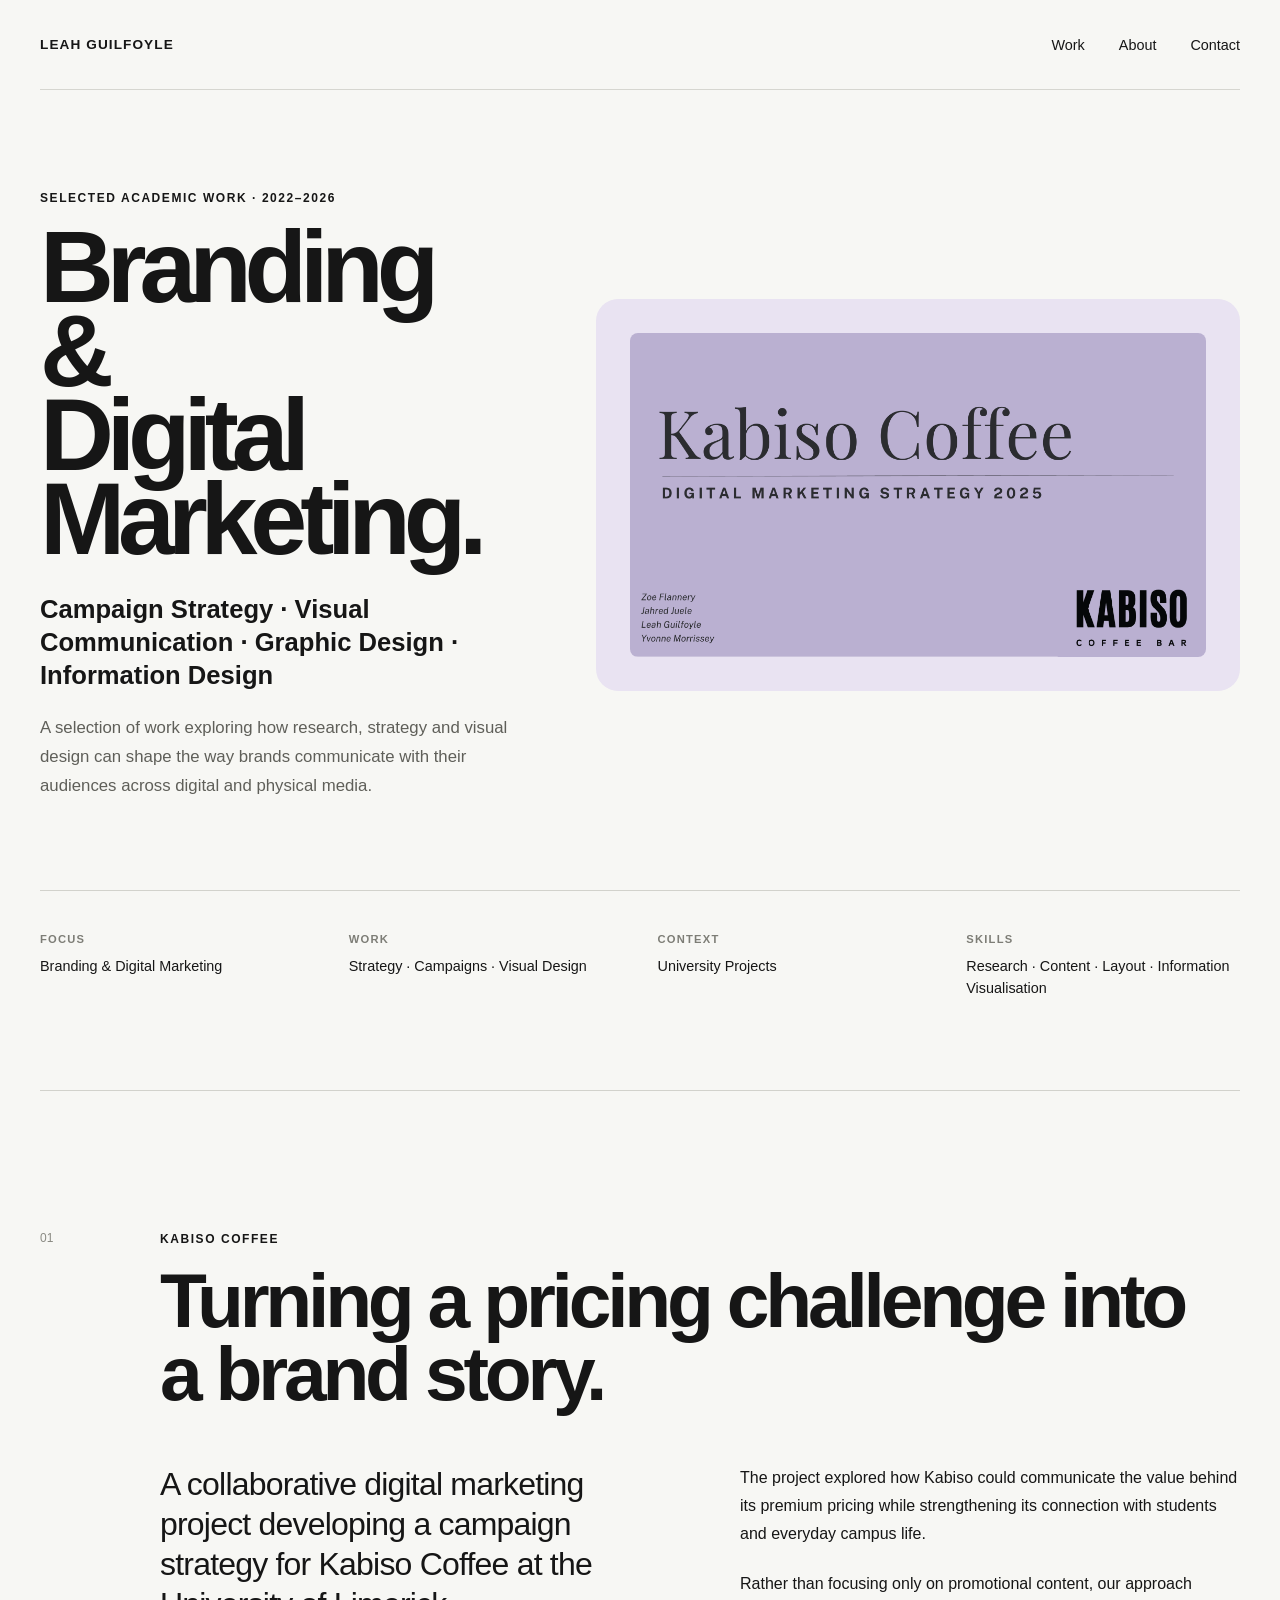
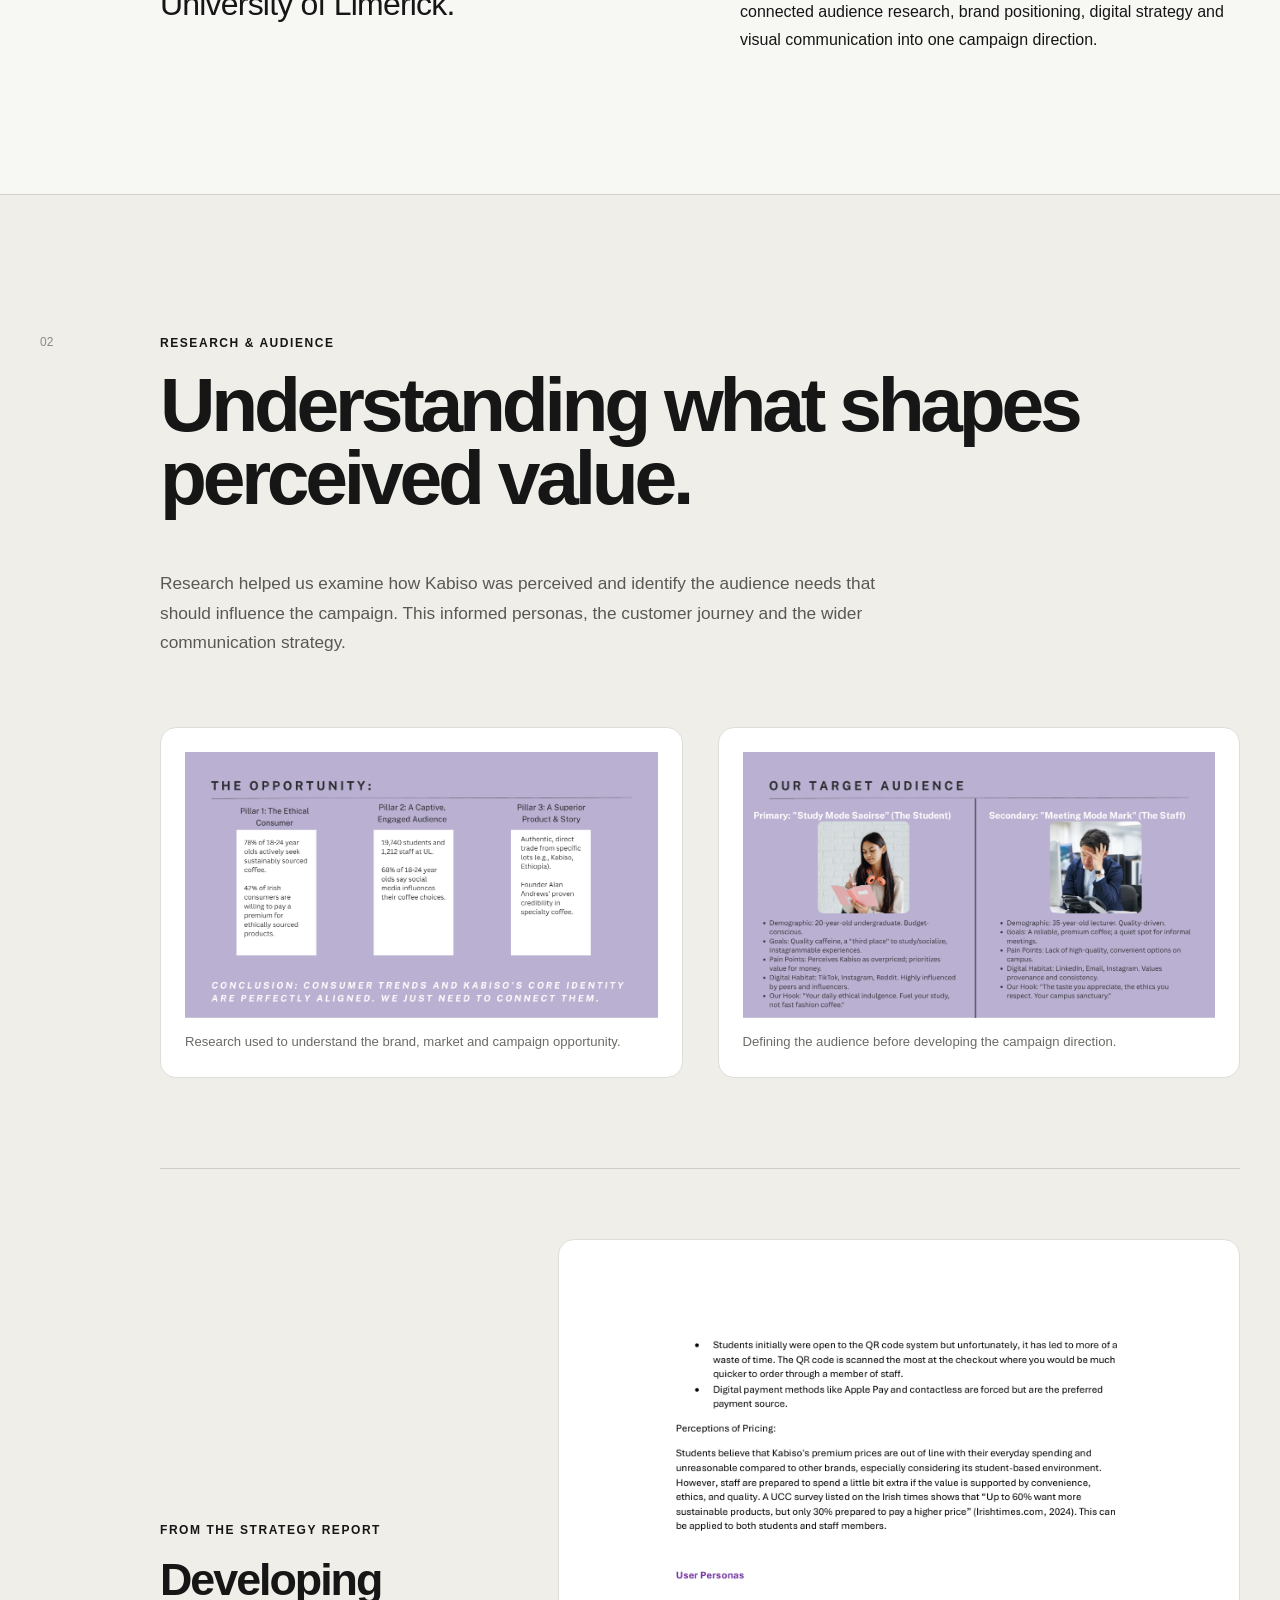
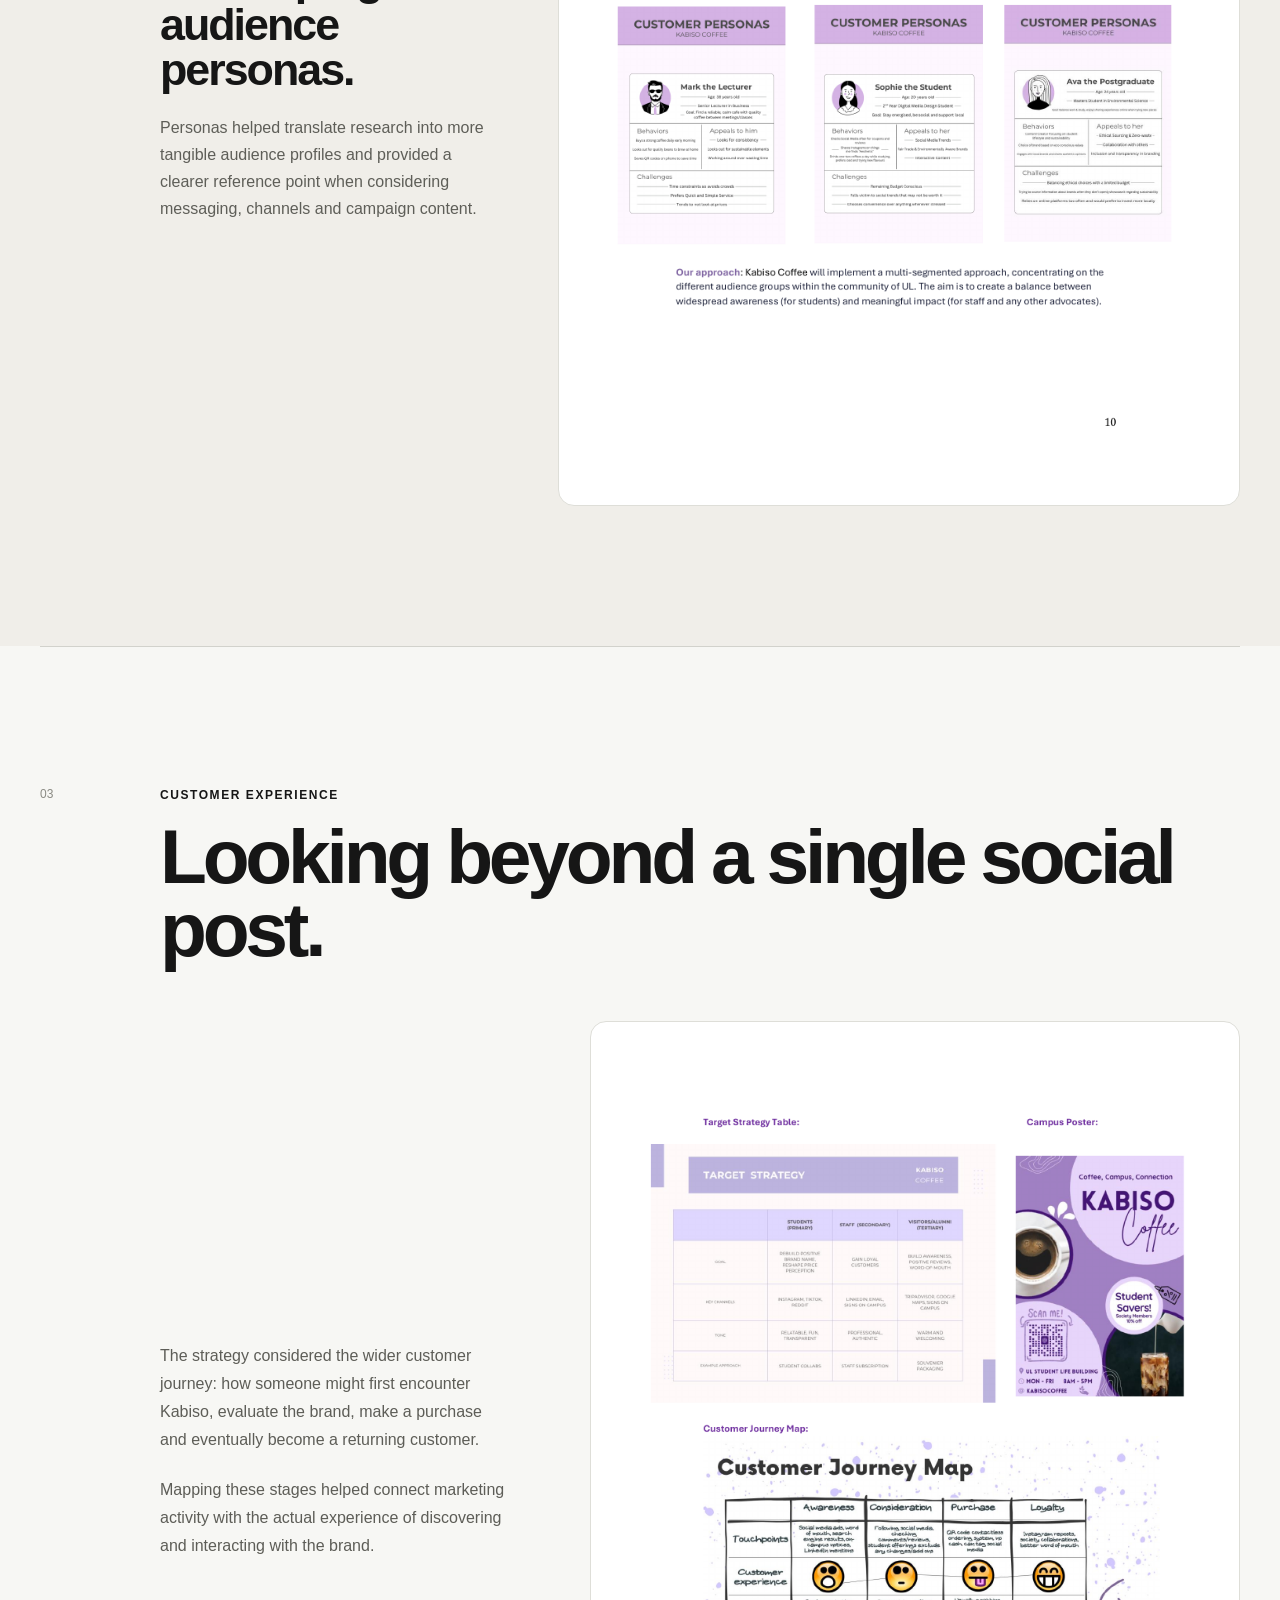
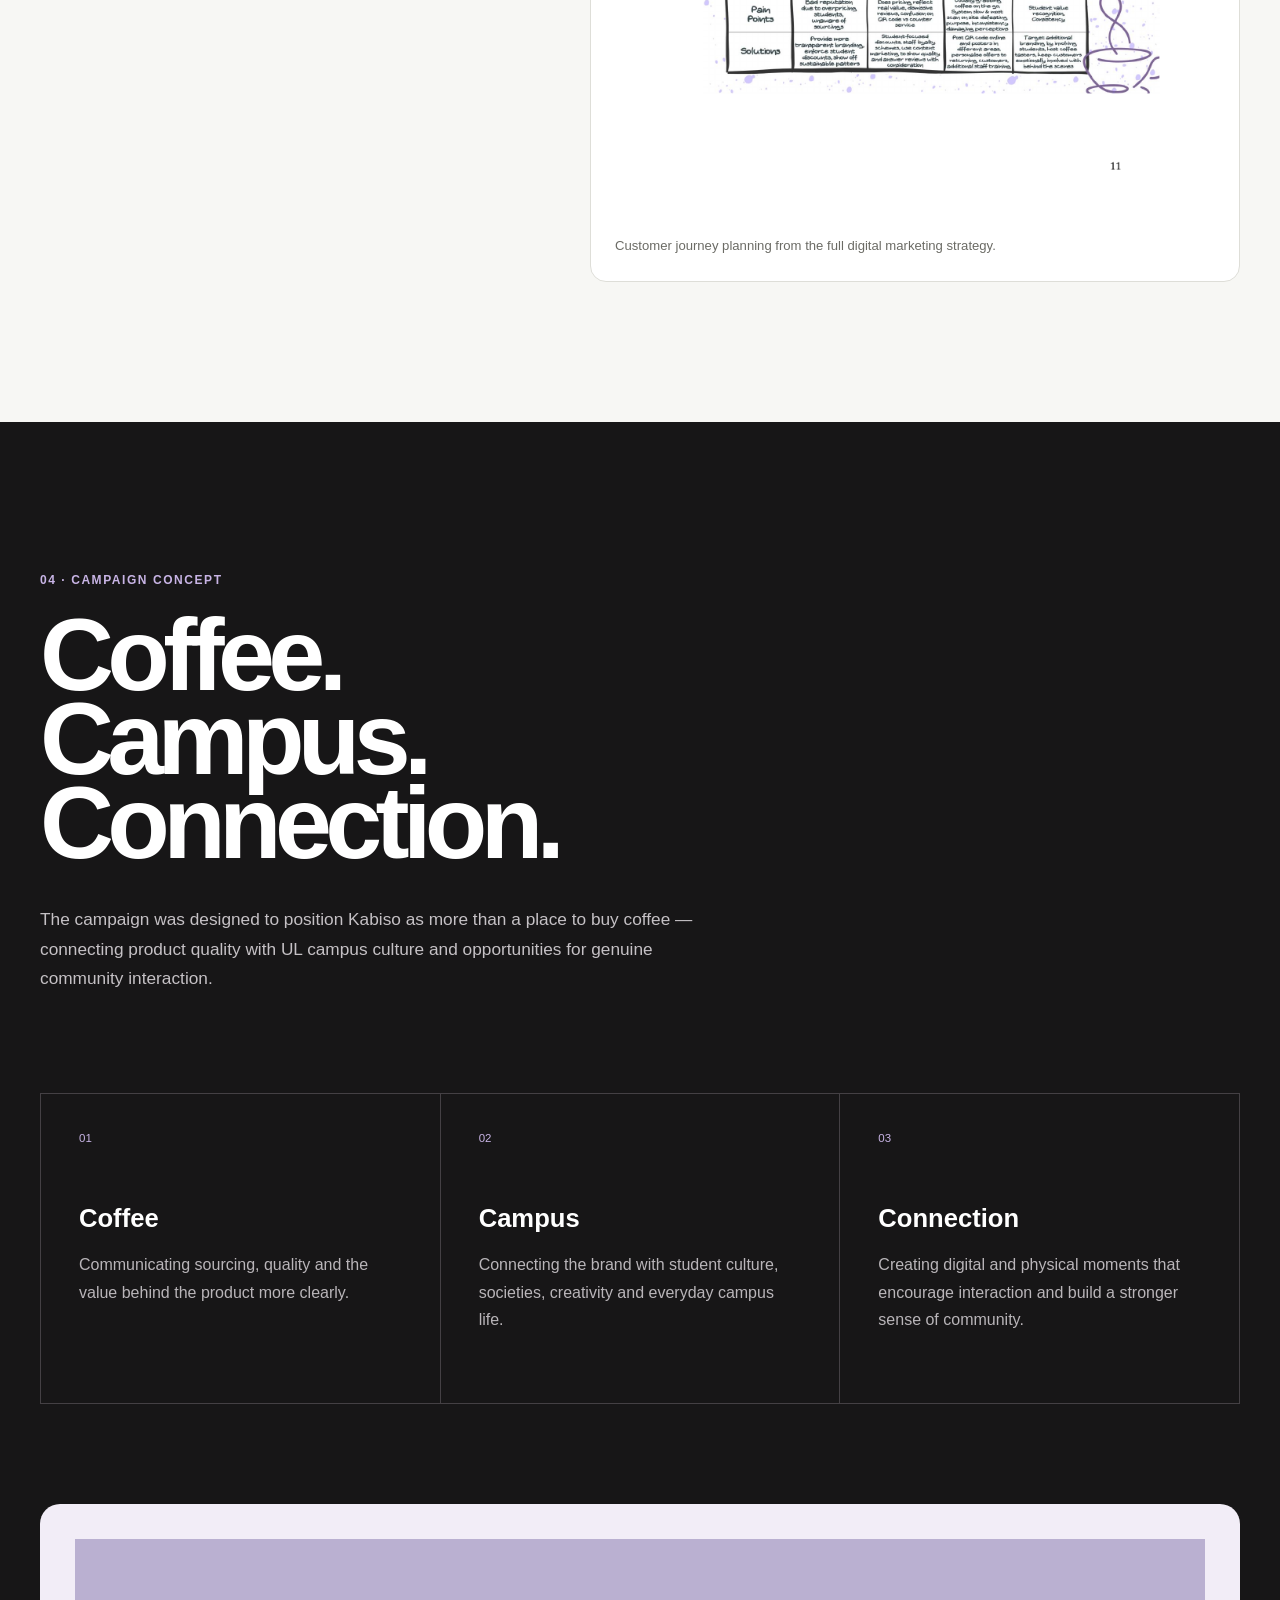
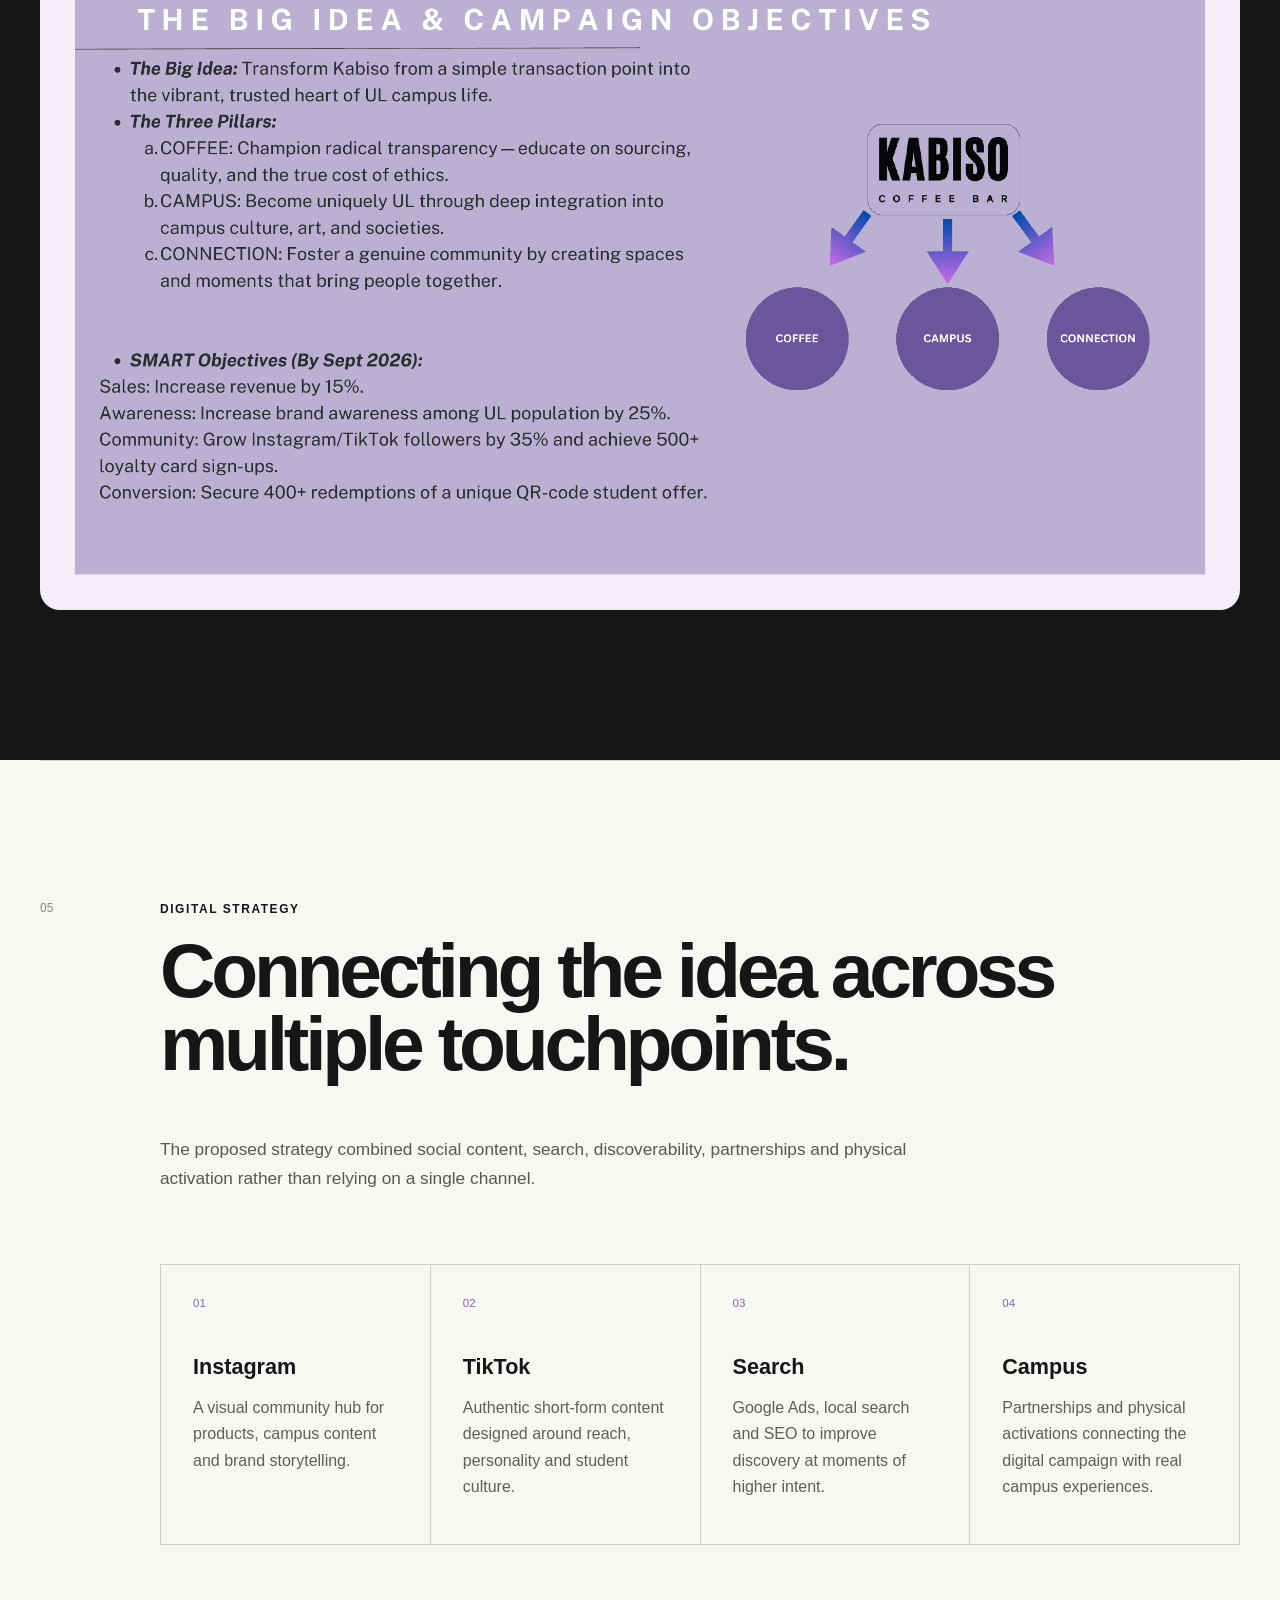
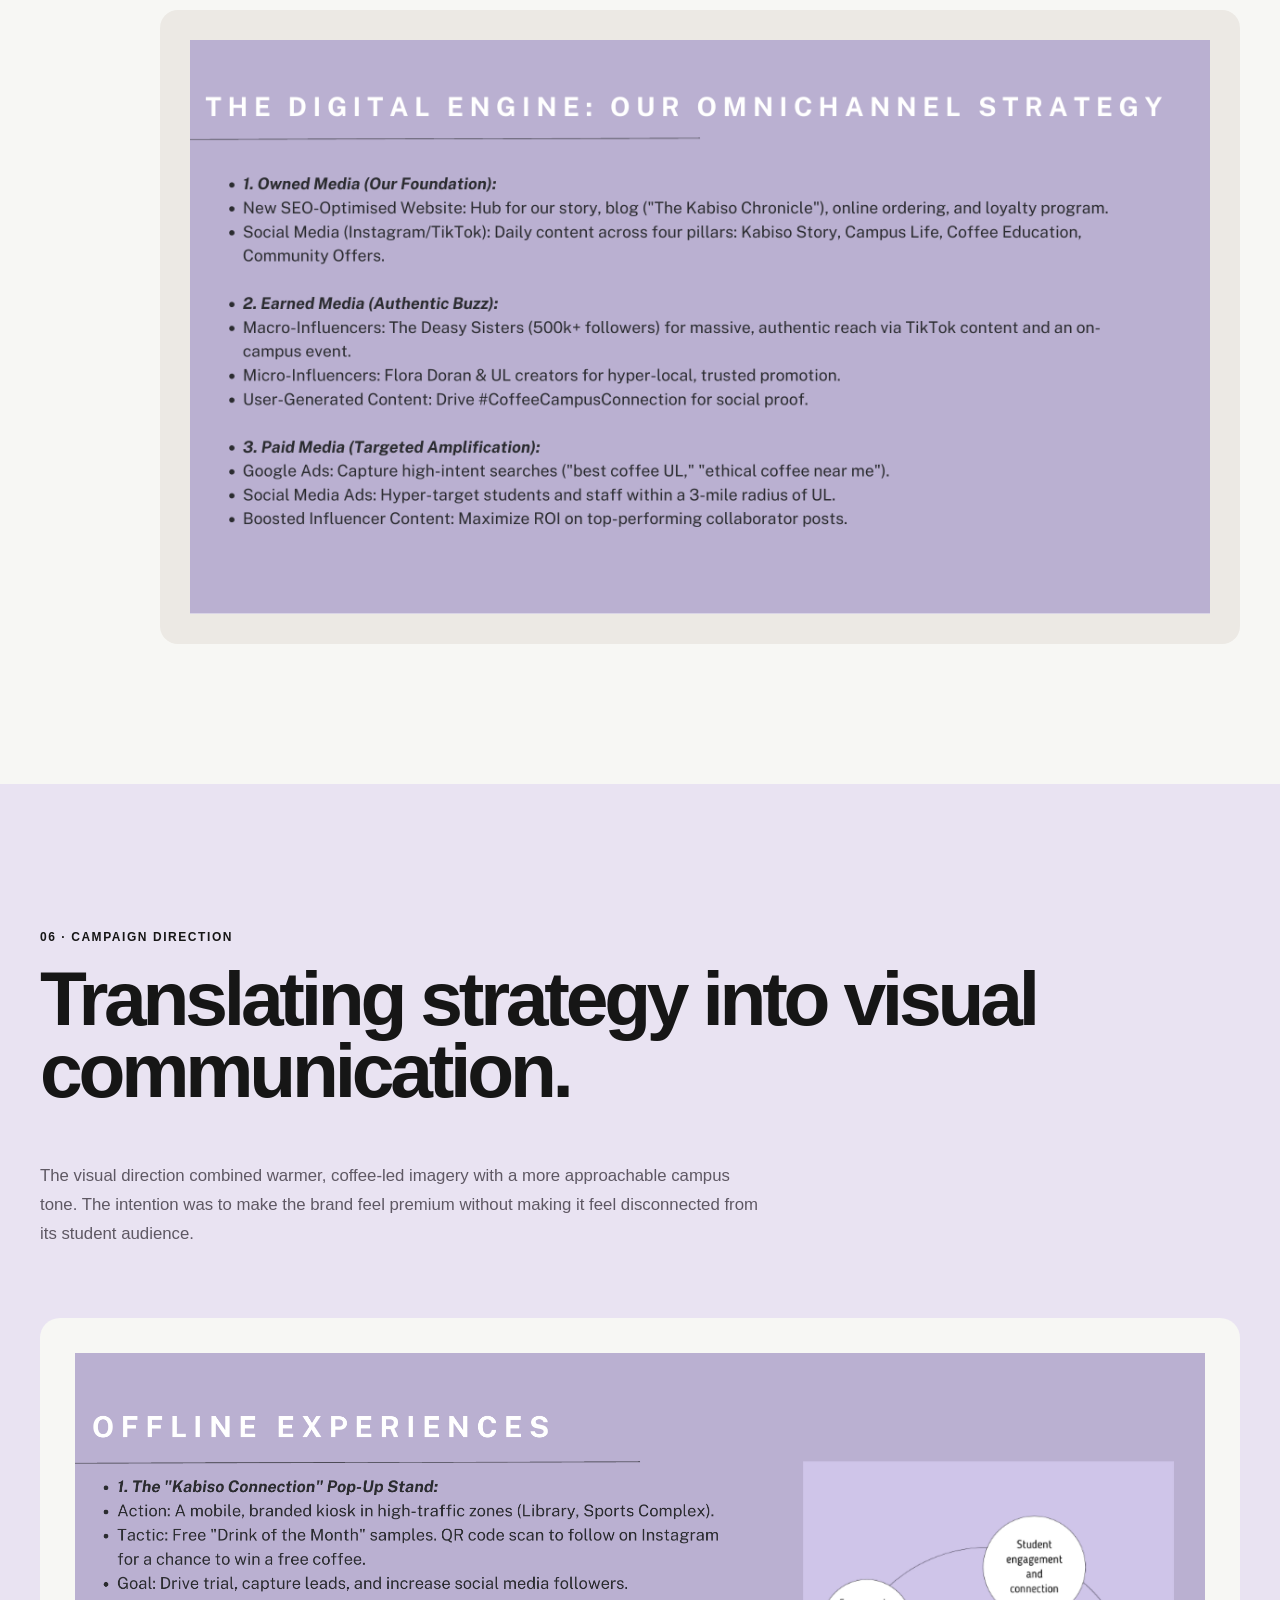
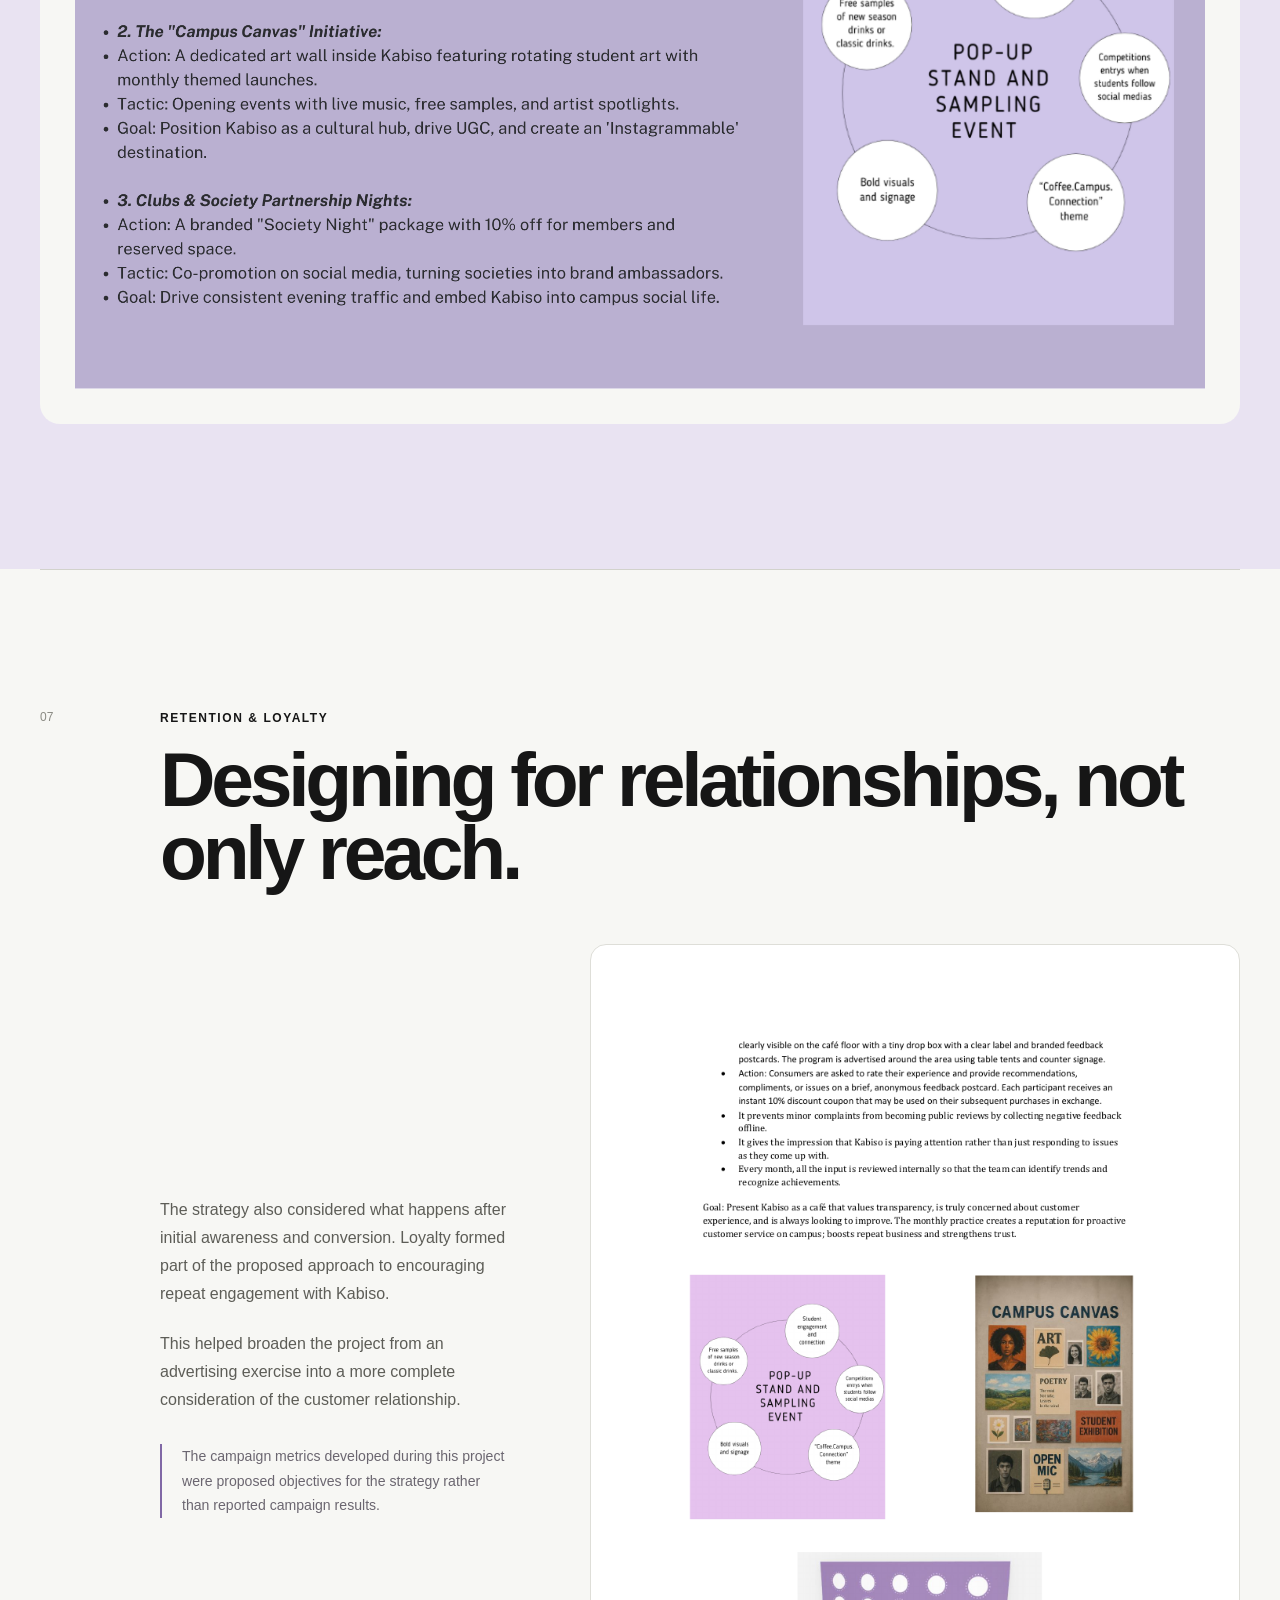
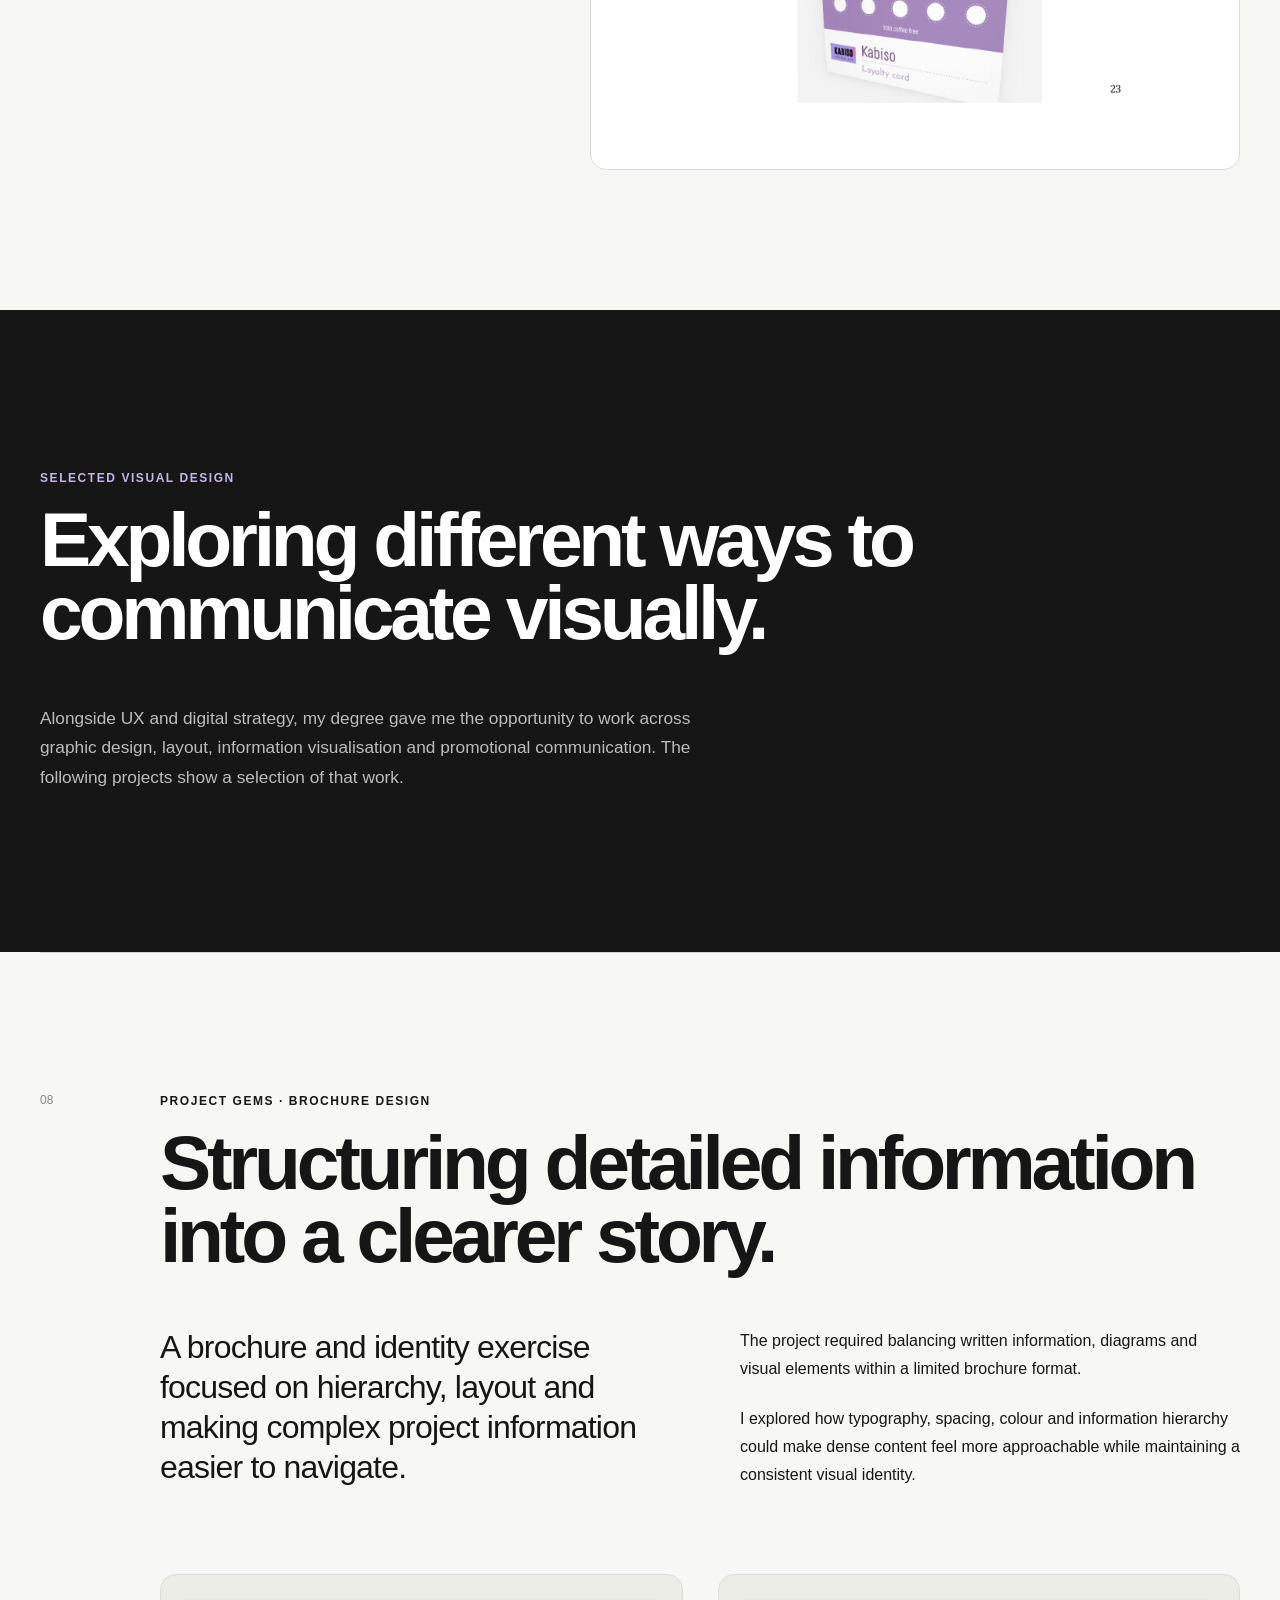
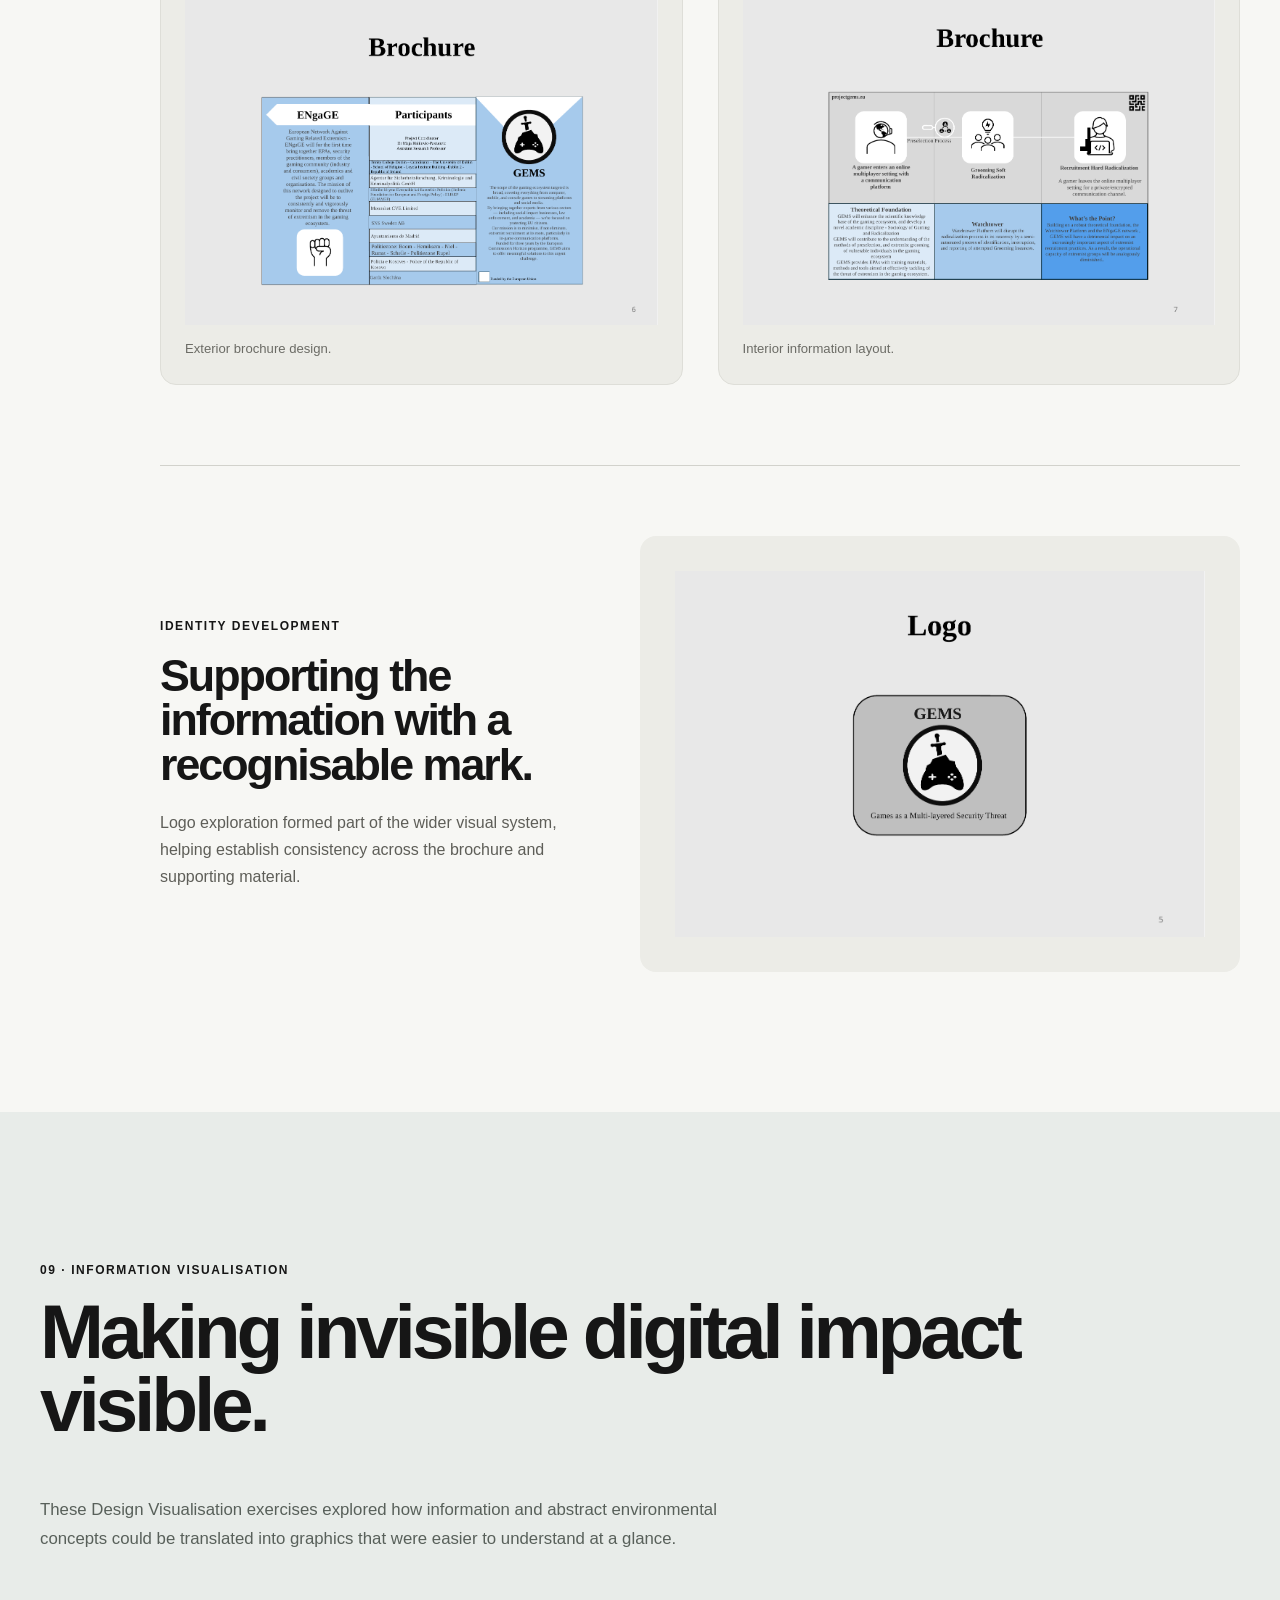
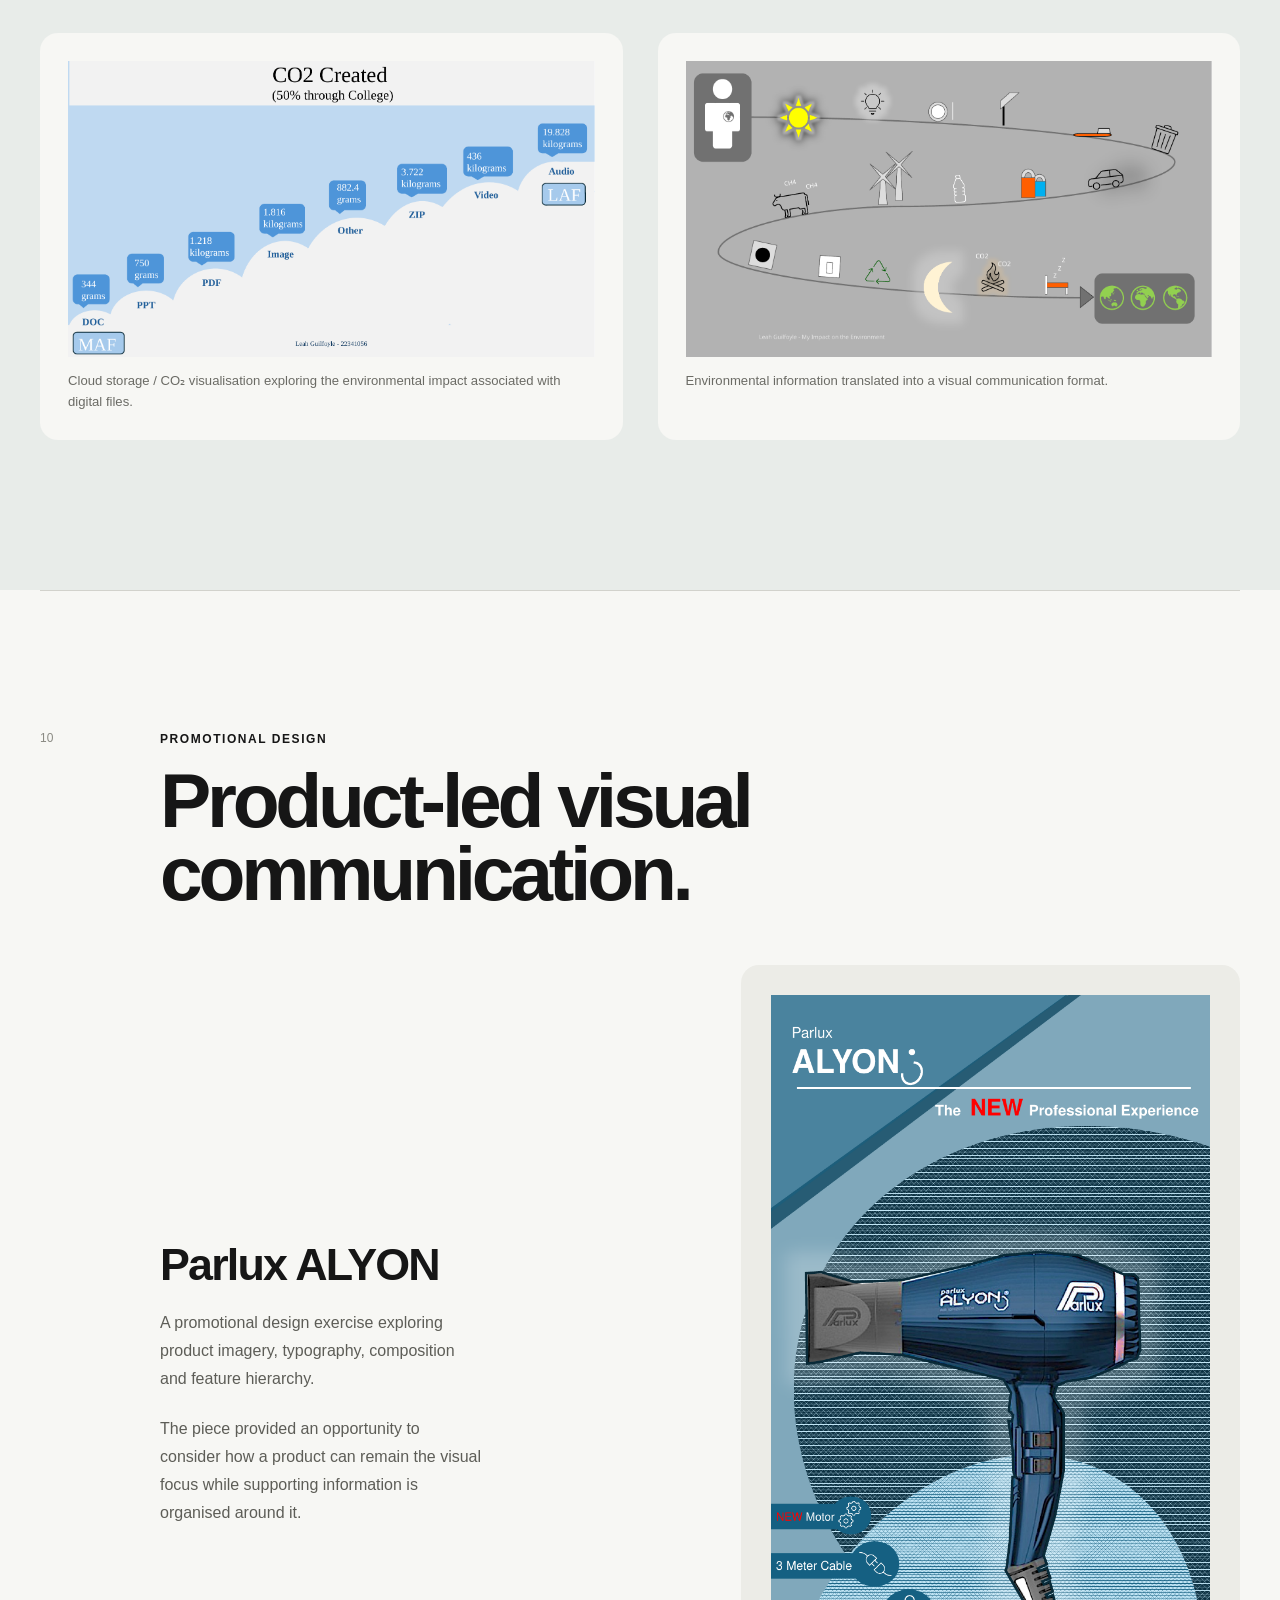
<file: projects/branding-digital-marketing.html>
<!DOCTYPE html>
<html lang="en">

<head>
    <meta charset="UTF-8">
    <meta name="viewport" content="width=device-width, initial-scale=1.0">

    <meta
        name="description"
        content="Branding, digital marketing and visual design portfolio work by Leah Guilfoyle, including Kabiso Coffee campaign strategy, Project GEMS brochure design, information visualisation and graphic design."
    >

    <title>Branding & Digital Marketing | Leah Guilfoyle</title>

    <link rel="stylesheet" href="../style.css">
</head>


<body class="branding-project">

    <!-- =====================================================
         NAVIGATION
    ====================================================== -->

    <header class="site-header">

        <a href="../index.html" class="logo">
            LEAH GUILFOYLE
        </a>

        <button
            class="menu-button"
            aria-label="Open navigation"
            aria-expanded="false"
        >
            Menu
        </button>

        <nav class="main-nav">
            <a href="../index.html#work">Work</a>
            <a href="../index.html#about">About</a>
            <a href="../index.html#contact">Contact</a>
        </nav>

    </header>


    <main>

        <!-- =====================================================
             HERO
        ====================================================== -->

        <section class="branding-hero">

            <div class="branding-hero-copy">

                <p class="eyebrow">
                    Selected Academic Work · 2022–2026
                </p>

                <h1>
                    Branding &<br>
                    Digital Marketing.
                </h1>

                <p class="branding-hero-subtitle">
                    Campaign Strategy · Visual Communication ·
                    Graphic Design · Information Design
                </p>

                <p class="branding-hero-intro">
                    A selection of work exploring how research, strategy
                    and visual design can shape the way brands communicate
                    with their audiences across digital and physical media.
                </p>

            </div>


            <figure class="branding-hero-visual">

                <img
                    src="../images/branding/kabiso-strategy-cover.png"
                    alt="Kabiso Coffee digital marketing strategy presentation"
                >

            </figure>

        </section>


        <!-- =====================================================
             PROJECT DETAILS
        ====================================================== -->

        <section class="branding-details">

            <div class="branding-detail">
                <p class="branding-detail-label">Focus</p>
                <p>Branding & Digital Marketing</p>
            </div>

            <div class="branding-detail">
                <p class="branding-detail-label">Work</p>
                <p>Strategy · Campaigns · Visual Design</p>
            </div>

            <div class="branding-detail">
                <p class="branding-detail-label">Context</p>
                <p>University Projects</p>
            </div>

            <div class="branding-detail">
                <p class="branding-detail-label">Skills</p>
                <p>
                    Research · Content · Layout ·
                    Information Visualisation
                </p>
            </div>

        </section>


        <!-- =====================================================
             01 — KABISO OVERVIEW
        ====================================================== -->

        <section class="branding-section">

            <div class="branding-section-number">
                01
            </div>

            <div class="branding-section-content">

                <p class="eyebrow">
                    Kabiso Coffee
                </p>

                <h2>
                    Turning a pricing challenge into a brand story.
                </h2>

                <div class="branding-two-column">

                    <p class="branding-large-copy">
                        A collaborative digital marketing project developing
                        a campaign strategy for Kabiso Coffee at the
                        University of Limerick.
                    </p>

                    <div>

                        <p>
                            The project explored how Kabiso could communicate
                            the value behind its premium pricing while
                            strengthening its connection with students and
                            everyday campus life.
                        </p>

                        <p>
                            Rather than focusing only on promotional content,
                            our approach connected audience research, brand
                            positioning, digital strategy and visual
                            communication into one campaign direction.
                        </p>

                    </div>

                </div>

            </div>

        </section>


        <!-- =====================================================
             02 — RESEARCH & AUDIENCE
        ====================================================== -->

        <section class="branding-section branding-soft-section">

            <div class="branding-section-number">
                02
            </div>

            <div class="branding-section-content">

                <p class="eyebrow">
                    Research & Audience
                </p>

                <h2>
                    Understanding what shapes perceived value.
                </h2>

                <p class="branding-section-intro">
                    Research helped us examine how Kabiso was perceived
                    and identify the audience needs that should influence
                    the campaign. This informed personas, the customer
                    journey and the wider communication strategy.
                </p>


                <div class="branding-image-grid branding-image-grid-two">

                    <figure class="branding-image-card">

                        <img
                            src="../images/branding/kabiso-research.png"
                            alt="Research from the Kabiso Coffee digital marketing project"
                        >

                        <figcaption>
                            Research used to understand the brand,
                            market and campaign opportunity.
                        </figcaption>

                    </figure>


                    <figure class="branding-image-card">

                        <img
                            src="../images/branding/kabiso-audience.png"
                            alt="Kabiso Coffee target audience research"
                        >

                        <figcaption>
                            Defining the audience before developing
                            the campaign direction.
                        </figcaption>

                    </figure>

                </div>


                <div class="branding-report-feature">

                    <div class="branding-report-copy">

                        <p class="eyebrow">
                            From the Strategy Report
                        </p>

                        <h3>
                            Developing audience personas.
                        </h3>

                        <p>
                            Personas helped translate research into more
                            tangible audience profiles and provided a clearer
                            reference point when considering messaging,
                            channels and campaign content.
                        </p>

                    </div>

                    <figure class="branding-image-card">

                        <img
                            src="../images/branding/kabiso-report-personas.png"
                            alt="Audience personas from the Kabiso Coffee strategy report"
                        >

                    </figure>

                </div>

            </div>

        </section>


        <!-- =====================================================
             03 — CUSTOMER JOURNEY
        ====================================================== -->

        <section class="branding-section">

            <div class="branding-section-number">
                03
            </div>

            <div class="branding-section-content">

                <p class="eyebrow">
                    Customer Experience
                </p>

                <h2>
                    Looking beyond a single social post.
                </h2>

                <div class="branding-feature-layout">

                    <div class="branding-feature-copy">

                        <p>
                            The strategy considered the wider customer journey:
                            how someone might first encounter Kabiso, evaluate
                            the brand, make a purchase and eventually become a
                            returning customer.
                        </p>

                        <p>
                            Mapping these stages helped connect marketing
                            activity with the actual experience of discovering
                            and interacting with the brand.
                        </p>

                    </div>

                    <figure class="branding-image-card">

                        <img
                            src="../images/branding/kabiso-report-journey.png"
                            alt="Kabiso Coffee customer journey from the digital marketing strategy"
                        >

                        <figcaption>
                            Customer journey planning from the full
                            digital marketing strategy.
                        </figcaption>

                    </figure>

                </div>

            </div>

        </section>


        <!-- =====================================================
             04 — CAMPAIGN IDEA
        ====================================================== -->

        <section class="branding-campaign">

            <div class="branding-campaign-heading">

                <p class="eyebrow">
                    04 · Campaign Concept
                </p>

                <h2>
                    Coffee.<br>
                    Campus.<br>
                    Connection.
                </h2>

                <p>
                    The campaign was designed to position Kabiso as more
                    than a place to buy coffee — connecting product quality
                    with UL campus culture and opportunities for genuine
                    community interaction.
                </p>

            </div>


            <div class="branding-pillars">

                <article>

                    <span>01</span>

                    <h3>Coffee</h3>

                    <p>
                        Communicating sourcing, quality and the value
                        behind the product more clearly.
                    </p>

                </article>


                <article>

                    <span>02</span>

                    <h3>Campus</h3>

                    <p>
                        Connecting the brand with student culture,
                        societies, creativity and everyday campus life.
                    </p>

                </article>


                <article>

                    <span>03</span>

                    <h3>Connection</h3>

                    <p>
                        Creating digital and physical moments that encourage
                        interaction and build a stronger sense of community.
                    </p>

                </article>

            </div>


            <figure class="branding-campaign-image">

                <img
                    src="../images/branding/kabiso-campaign-concept.png"
                    alt="Coffee Campus Connection campaign concept for Kabiso Coffee"
                >

            </figure>

        </section>


        <!-- =====================================================
             05 — DIGITAL STRATEGY
        ====================================================== -->

        <section class="branding-section">

            <div class="branding-section-number">
                05
            </div>

            <div class="branding-section-content">

                <p class="eyebrow">
                    Digital Strategy
                </p>

                <h2>
                    Connecting the idea across multiple touchpoints.
                </h2>

                <p class="branding-section-intro">
                    The proposed strategy combined social content, search,
                    discoverability, partnerships and physical activation
                    rather than relying on a single channel.
                </p>


                <div class="branding-strategy-grid">

                    <article>
                        <span>01</span>
                        <h3>Instagram</h3>
                        <p>
                            A visual community hub for products,
                            campus content and brand storytelling.
                        </p>
                    </article>

                    <article>
                        <span>02</span>
                        <h3>TikTok</h3>
                        <p>
                            Authentic short-form content designed around
                            reach, personality and student culture.
                        </p>
                    </article>

                    <article>
                        <span>03</span>
                        <h3>Search</h3>
                        <p>
                            Google Ads, local search and SEO to improve
                            discovery at moments of higher intent.
                        </p>
                    </article>

                    <article>
                        <span>04</span>
                        <h3>Campus</h3>
                        <p>
                            Partnerships and physical activations connecting
                            the digital campaign with real campus experiences.
                        </p>
                    </article>

                </div>


                <figure class="branding-wide-image">

                    <img
                        src="../images/branding/kabiso-digital-strategy.png"
                        alt="Kabiso Coffee proposed digital marketing strategy"
                    >

                </figure>

            </div>

        </section>


        <!-- =====================================================
             06 — CAMPAIGN VISUALS
        ====================================================== -->

        <section class="branding-showcase">

            <div class="branding-showcase-heading">

                <p class="eyebrow">
                    06 · Campaign Direction
                </p>

                <h2>
                    Translating strategy into visual communication.
                </h2>

                <p>
                    The visual direction combined warmer, coffee-led imagery
                    with a more approachable campus tone. The intention was
                    to make the brand feel premium without making it feel
                    disconnected from its student audience.
                </p>

            </div>


            <figure class="branding-showcase-image">

                <img
                    src="../images/branding/kabiso-campaign-visuals.png"
                    alt="Visual campaign concepts for Kabiso Coffee"
                >

            </figure>

        </section>


        <!-- =====================================================
             07 — RETENTION
        ====================================================== -->

        <section class="branding-section">

            <div class="branding-section-number">
                07
            </div>

            <div class="branding-section-content">

                <p class="eyebrow">
                    Retention & Loyalty
                </p>

                <h2>
                    Designing for relationships, not only reach.
                </h2>


                <div class="branding-feature-layout">

                    <div class="branding-feature-copy">

                        <p>
                            The strategy also considered what happens after
                            initial awareness and conversion. Loyalty formed
                            part of the proposed approach to encouraging
                            repeat engagement with Kabiso.
                        </p>

                        <p>
                            This helped broaden the project from an advertising
                            exercise into a more complete consideration of the
                            customer relationship.
                        </p>

                        <p class="branding-note">
                            The campaign metrics developed during this project
                            were proposed objectives for the strategy rather
                            than reported campaign results.
                        </p>

                    </div>


                    <figure class="branding-image-card">

                        <img
                            src="../images/branding/kabiso-report-loyalty.png"
                            alt="Loyalty strategy from the Kabiso Coffee digital marketing report"
                        >

                    </figure>

                </div>

            </div>

        </section>


        <!-- =====================================================
             SELECTED VISUAL DESIGN
        ====================================================== -->

        <section class="branding-visual-intro">

            <p class="eyebrow">
                Selected Visual Design
            </p>

            <h2>
                Exploring different ways to communicate visually.
            </h2>

            <p>
                Alongside UX and digital strategy, my degree gave me the
                opportunity to work across graphic design, layout,
                information visualisation and promotional communication.
                The following projects show a selection of that work.
            </p>

        </section>


        <!-- =====================================================
             08 — PROJECT GEMS
        ====================================================== -->

        <section class="branding-section">

            <div class="branding-section-number">
                08
            </div>

            <div class="branding-section-content">

                <p class="eyebrow">
                    Project GEMS · Brochure Design
                </p>

                <h2>
                    Structuring detailed information into a clearer story.
                </h2>

                <div class="branding-two-column">

                    <p class="branding-large-copy">
                        A brochure and identity exercise focused on hierarchy,
                        layout and making complex project information easier
                        to navigate.
                    </p>

                    <div>

                        <p>
                            The project required balancing written information,
                            diagrams and visual elements within a limited
                            brochure format.
                        </p>

                        <p>
                            I explored how typography, spacing, colour and
                            information hierarchy could make dense content
                            feel more approachable while maintaining a
                            consistent visual identity.
                        </p>

                    </div>

                </div>


                <div class="branding-brochure-grid">

                    <figure class="branding-image-card branding-brochure-main">

                        <img
                            src="../images/branding/gems-brochure-front.png"
                            alt="Project GEMS brochure exterior design"
                        >

                        <figcaption>
                            Exterior brochure design.
                        </figcaption>

                    </figure>


                    <figure class="branding-image-card branding-brochure-main">

                        <img
                            src="../images/branding/gems-brochure-inside.png"
                            alt="Project GEMS brochure interior design"
                        >

                        <figcaption>
                            Interior information layout.
                        </figcaption>

                    </figure>

                </div>


                <div class="branding-logo-feature">

                    <div>

                        <p class="eyebrow">
                            Identity Development
                        </p>

                        <h3>
                            Supporting the information with a recognisable mark.
                        </h3>

                        <p>
                            Logo exploration formed part of the wider visual
                            system, helping establish consistency across the
                            brochure and supporting material.
                        </p>

                    </div>

                    <figure>

                        <img
                            src="../images/branding/gems-logo.png"
                            alt="Project GEMS logo development"
                        >

                    </figure>

                </div>

            </div>

        </section>


        <!-- =====================================================
             09 — INFORMATION VISUALISATION
        ====================================================== -->

        <section class="branding-data-section">

            <div class="branding-data-heading">

                <p class="eyebrow">
                    09 · Information Visualisation
                </p>

                <h2>
                    Making invisible digital impact visible.
                </h2>

                <p>
                    These Design Visualisation exercises explored how
                    information and abstract environmental concepts could
                    be translated into graphics that were easier to
                    understand at a glance.
                </p>

            </div>


            <div class="branding-data-grid">

                <figure>

                    <img
                        src="../images/branding/cloud-co2-created.png"
                        alt="Cloud storage CO2 created information visualisation"
                    >

                    <figcaption>
                        Cloud storage / CO₂ visualisation exploring the
                        environmental impact associated with digital files.
                    </figcaption>

                </figure>


                <figure>

                    <img
                        src="../images/branding/environmental-impact-visualisation.png"
                        alt="Environmental impact information visualisation"
                    >

                    <figcaption>
                        Environmental information translated into a
                        visual communication format.
                    </figcaption>

                </figure>

            </div>

        </section>


        <!-- =====================================================
             10 — PROMOTIONAL DESIGN
        ====================================================== -->

        <section class="branding-section">

            <div class="branding-section-number">
                10
            </div>

            <div class="branding-section-content">

                <p class="eyebrow">
                    Promotional Design
                </p>

                <h2>
                    Product-led visual communication.
                </h2>


                <div class="branding-poster-layout">

                    <div class="branding-feature-copy">

                        <h3>
                            Parlux ALYON
                        </h3>

                        <p>
                            A promotional design exercise exploring product
                            imagery, typography, composition and feature
                            hierarchy.
                        </p>

                        <p>
                            The piece provided an opportunity to consider how
                            a product can remain the visual focus while
                            supporting information is organised around it.
                        </p>

                    </div>


                    <figure class="branding-poster">

                        <img
                            src="../images/branding/parlux-product-poster.png"
                            alt="Parlux ALYON promotional product poster"
                        >

                    </figure>

                </div>

            </div>

        </section>


        <!-- =====================================================
             11 — ALBUM ARTWORK
        ====================================================== -->

        <section class="branding-album">

            <div class="branding-album-copy">

                <p class="eyebrow">
                    11 · Graphic Design
                </p>

                <h2>
                    Album artwork & visual experimentation.
                </h2>

                <p>
                    This academic album-artwork exercise explored concept
                    development, typography, imagery and composition through
                    a reinterpretation of Arctic Monkeys' AM.
                </p>

                <p>
                    Initial sketches and visual experiments were developed
                    into a more resolved digital direction, allowing me to
                    explore how a familiar visual identity could be
                    interpreted through my own design process.
                </p>

                <p class="branding-note">
                    Academic design exercise only. This work is not affiliated
                    with or commissioned by Arctic Monkeys.
                </p>

            </div>


            <figure class="branding-album-image">

                <img
                    src="../images/branding/am-album-cover.png"
                    alt="Academic Arctic Monkeys AM album artwork design exercise"
                >

            </figure>

        </section>


        <!-- =====================================================
             12 — REFLECTION
        ====================================================== -->

        <section class="branding-reflection">

            <p class="eyebrow">
                12 · Reflection
            </p>

            <h2>
                Strategy gave the visuals a reason to exist.
            </h2>


            <div class="branding-two-column">

                <p class="branding-large-copy">
                    These projects strengthened my ability to move between
                    research, communication strategy and visual execution
                    rather than treating them as separate skills.
                </p>

                <div>

                    <p>
                        The Kabiso project particularly developed my
                        understanding of how audience research and business
                        objectives can influence campaign decisions,
                        messaging and channel selection.
                    </p>

                    <p>
                        My visual-design work developed that thinking from a
                        different direction: considering how hierarchy,
                        composition and information design can make ideas
                        clearer, more engaging and easier to understand.
                    </p>

                </div>

            </div>

        </section>


        <!-- =====================================================
             PROJECT NAVIGATION
        ====================================================== -->

        <nav class="btp-project-nav">

            <a href="teagasc.html">
                <span>Previous Project</span>
                ← Teagasc
            </a>

            <a href="../index.html#work">
                <span>All Projects</span>
                Back to Work ↑
            </a>

        </nav>

    </main>


    <!-- =====================================================
         FOOTER
    ====================================================== -->

    <footer class="site-footer">

        <p>
            © 2026 Leah Guilfoyle
        </p>

        <p>
            Designed & built by Leah Guilfoyle
        </p>

    </footer>


    <script src="../script.js"></script>

</body>

</html>
</file>
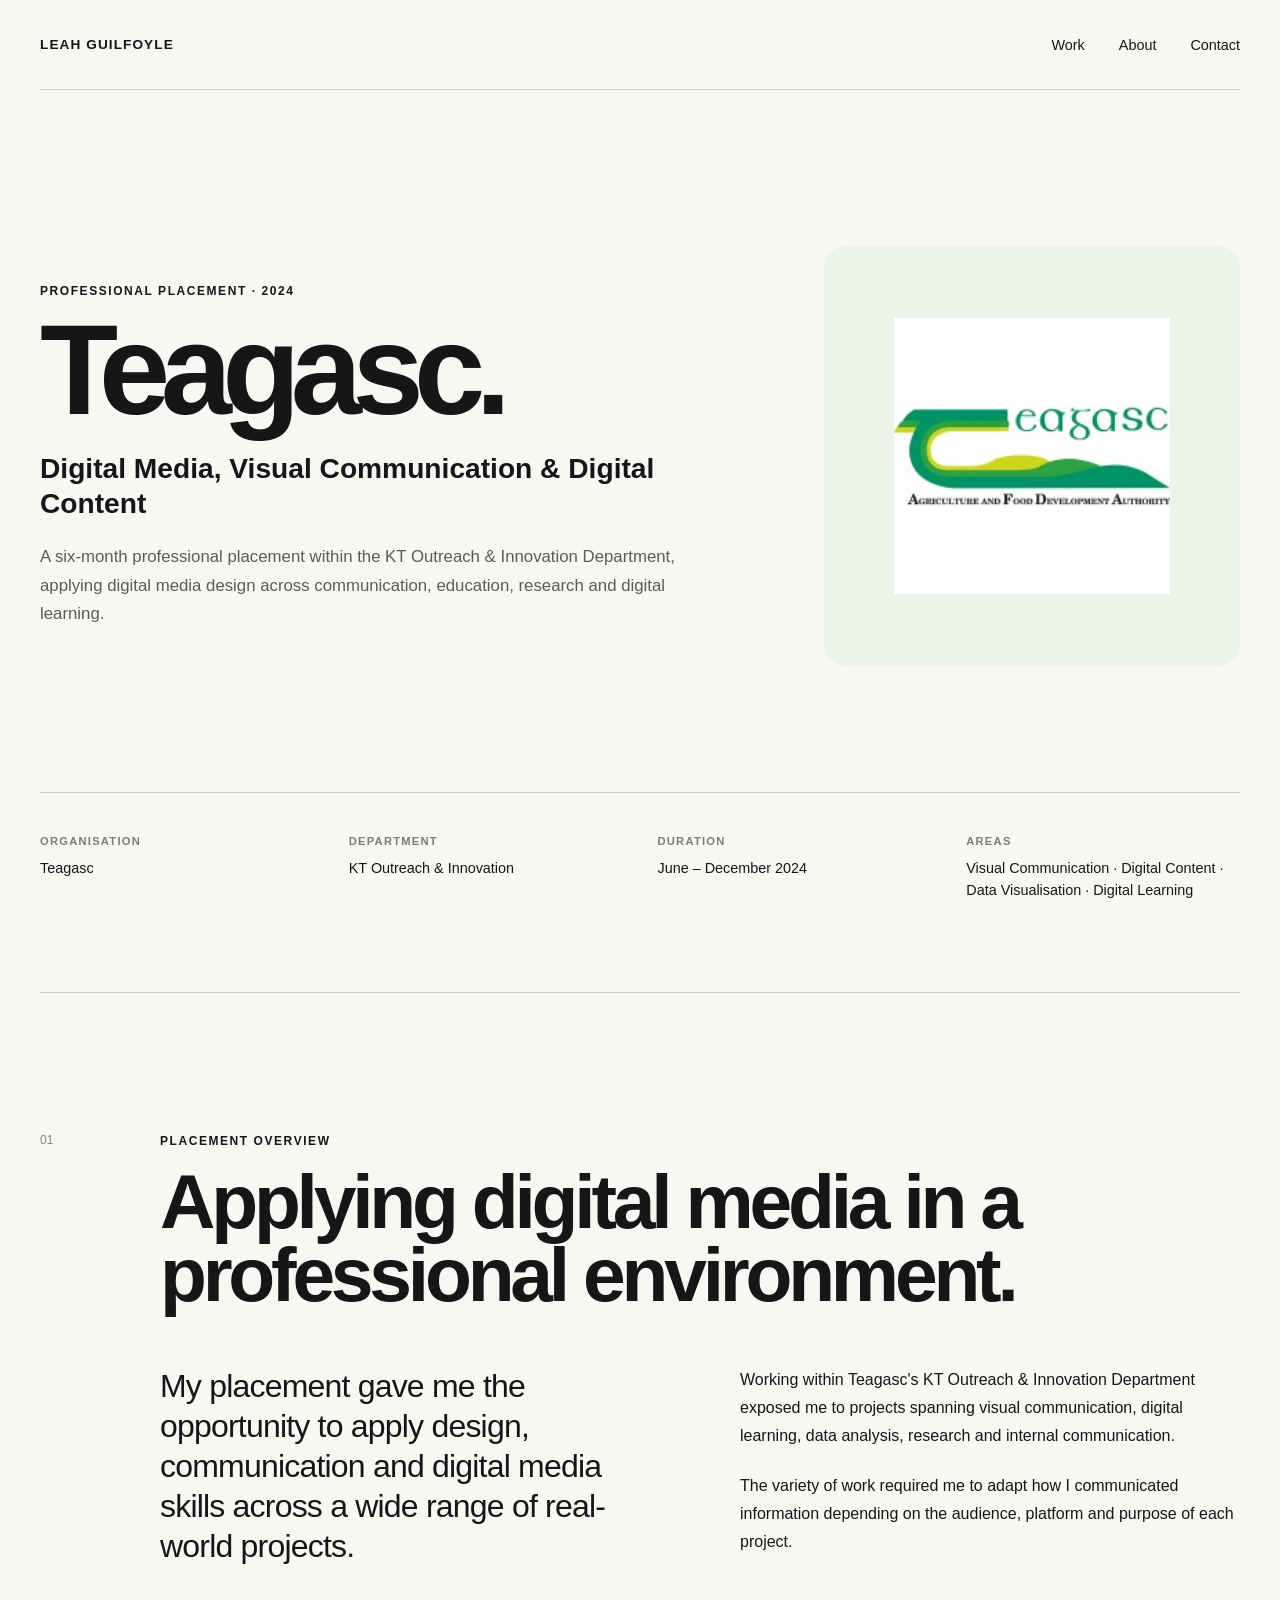
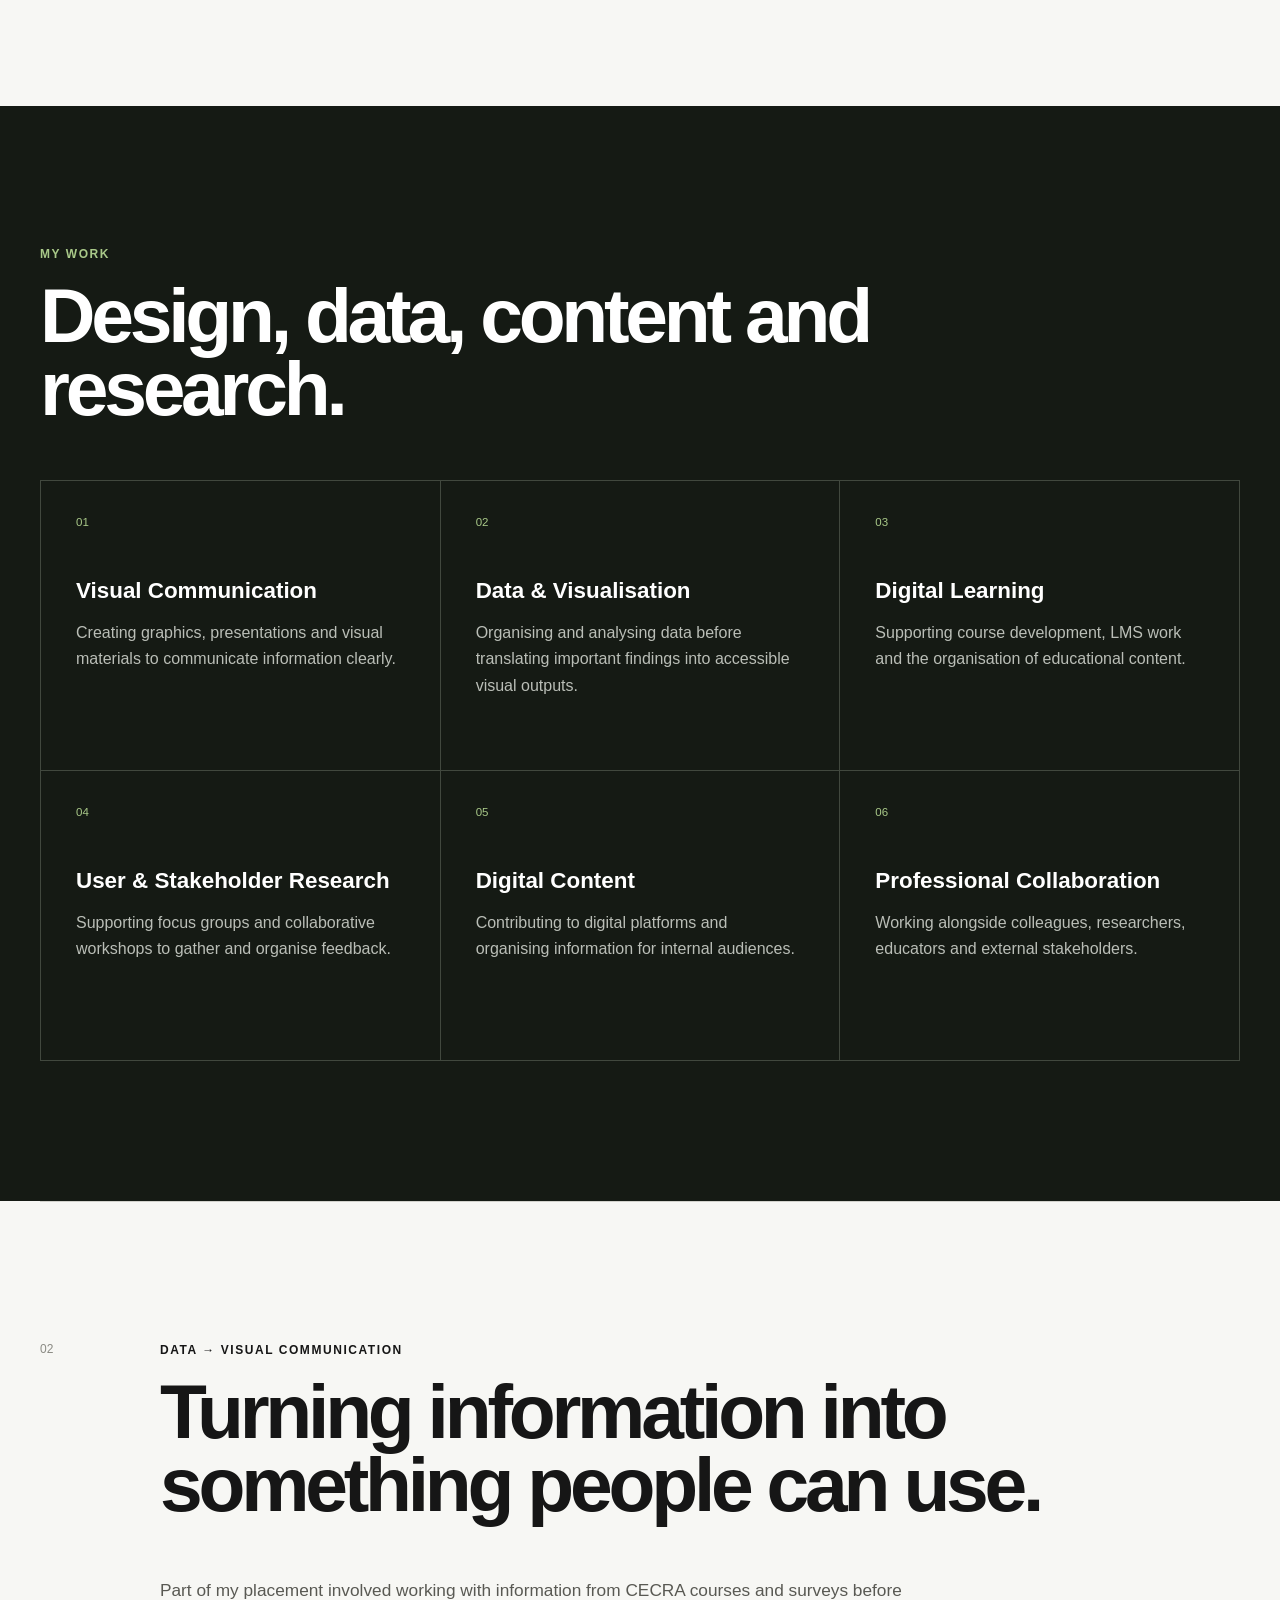
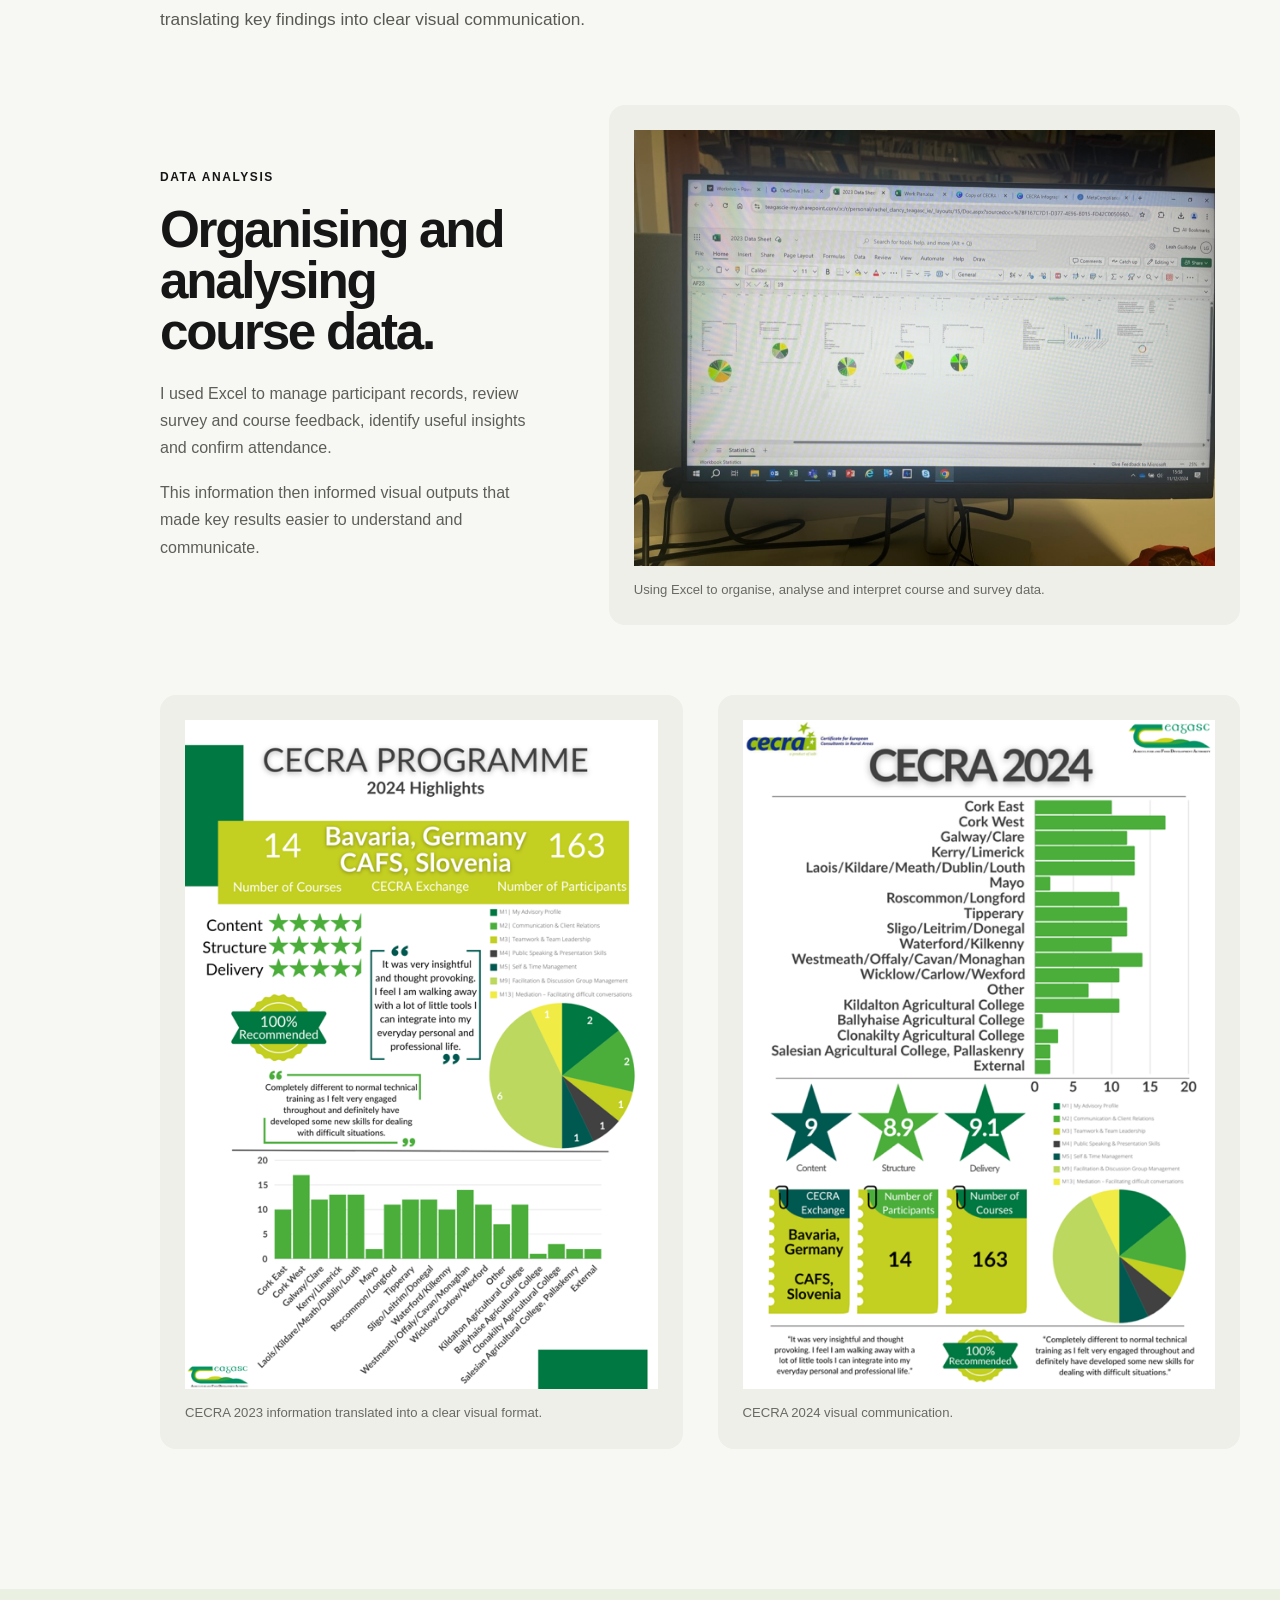
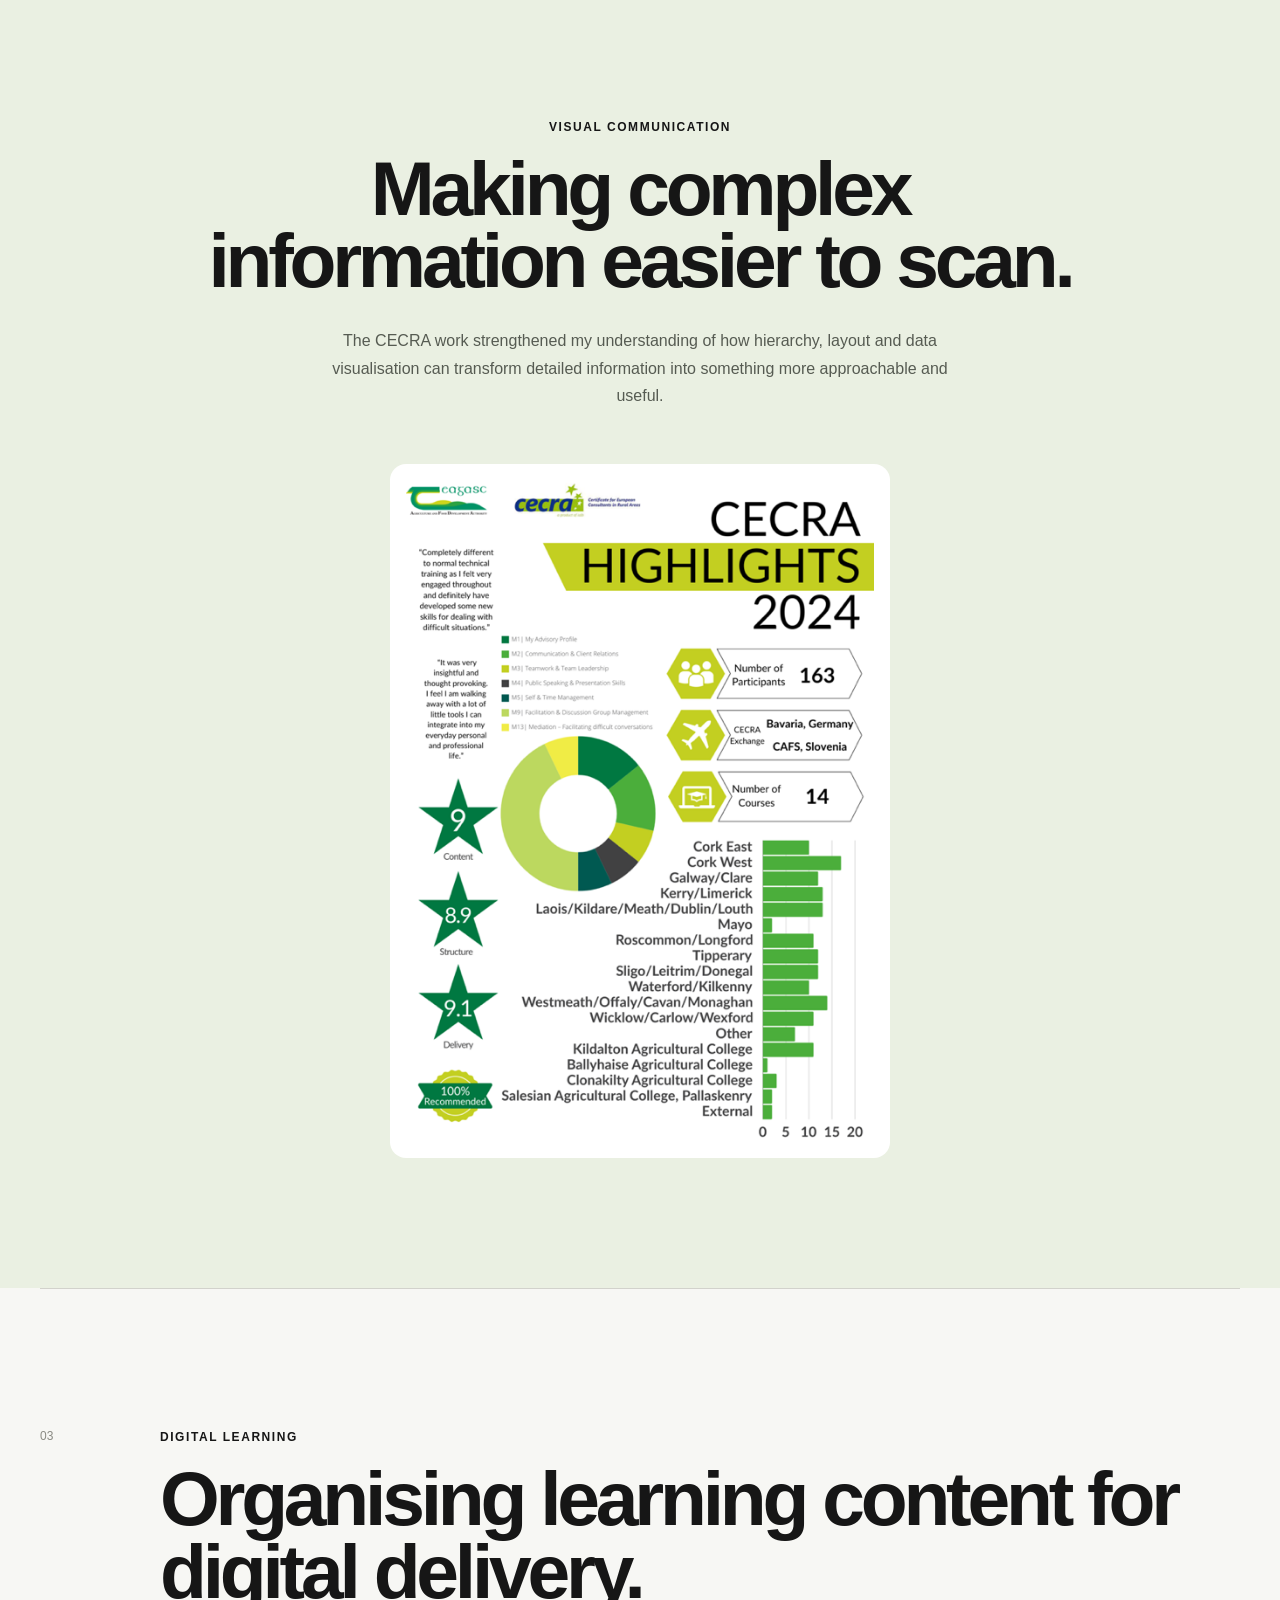
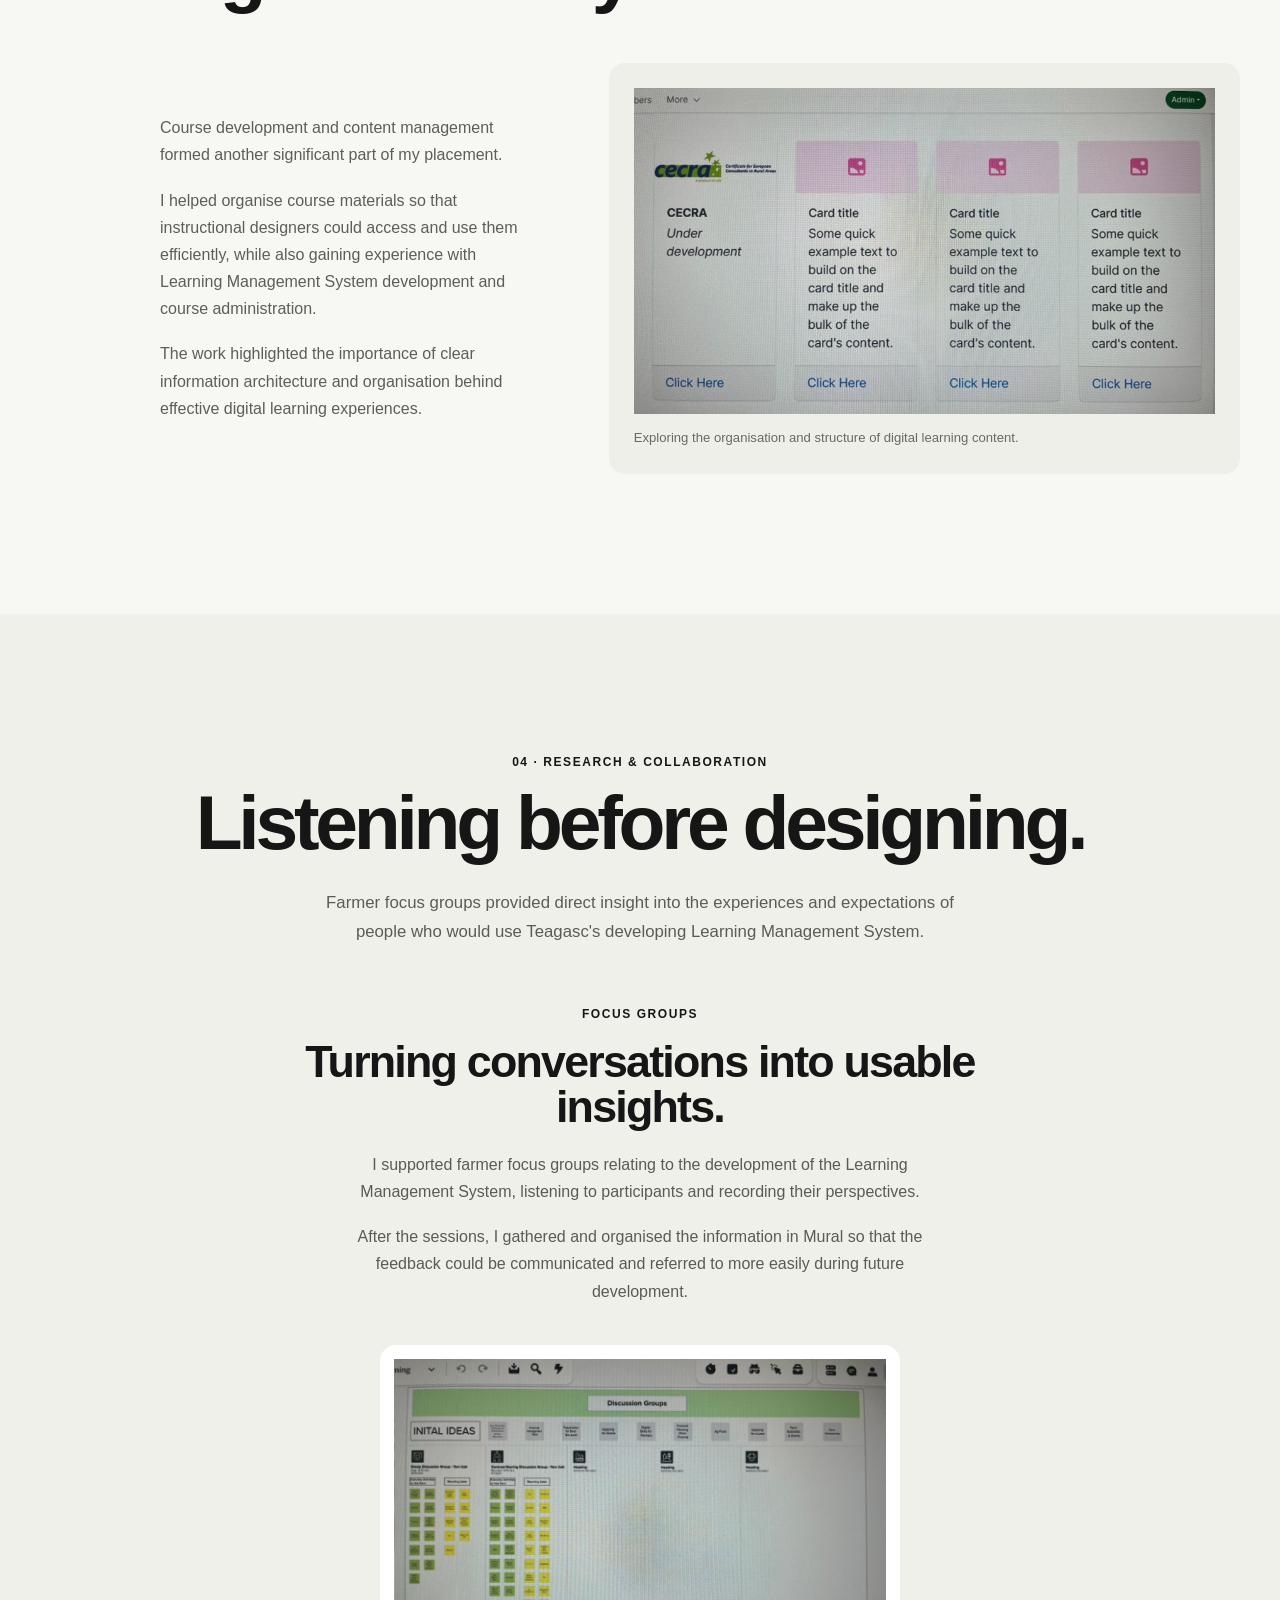
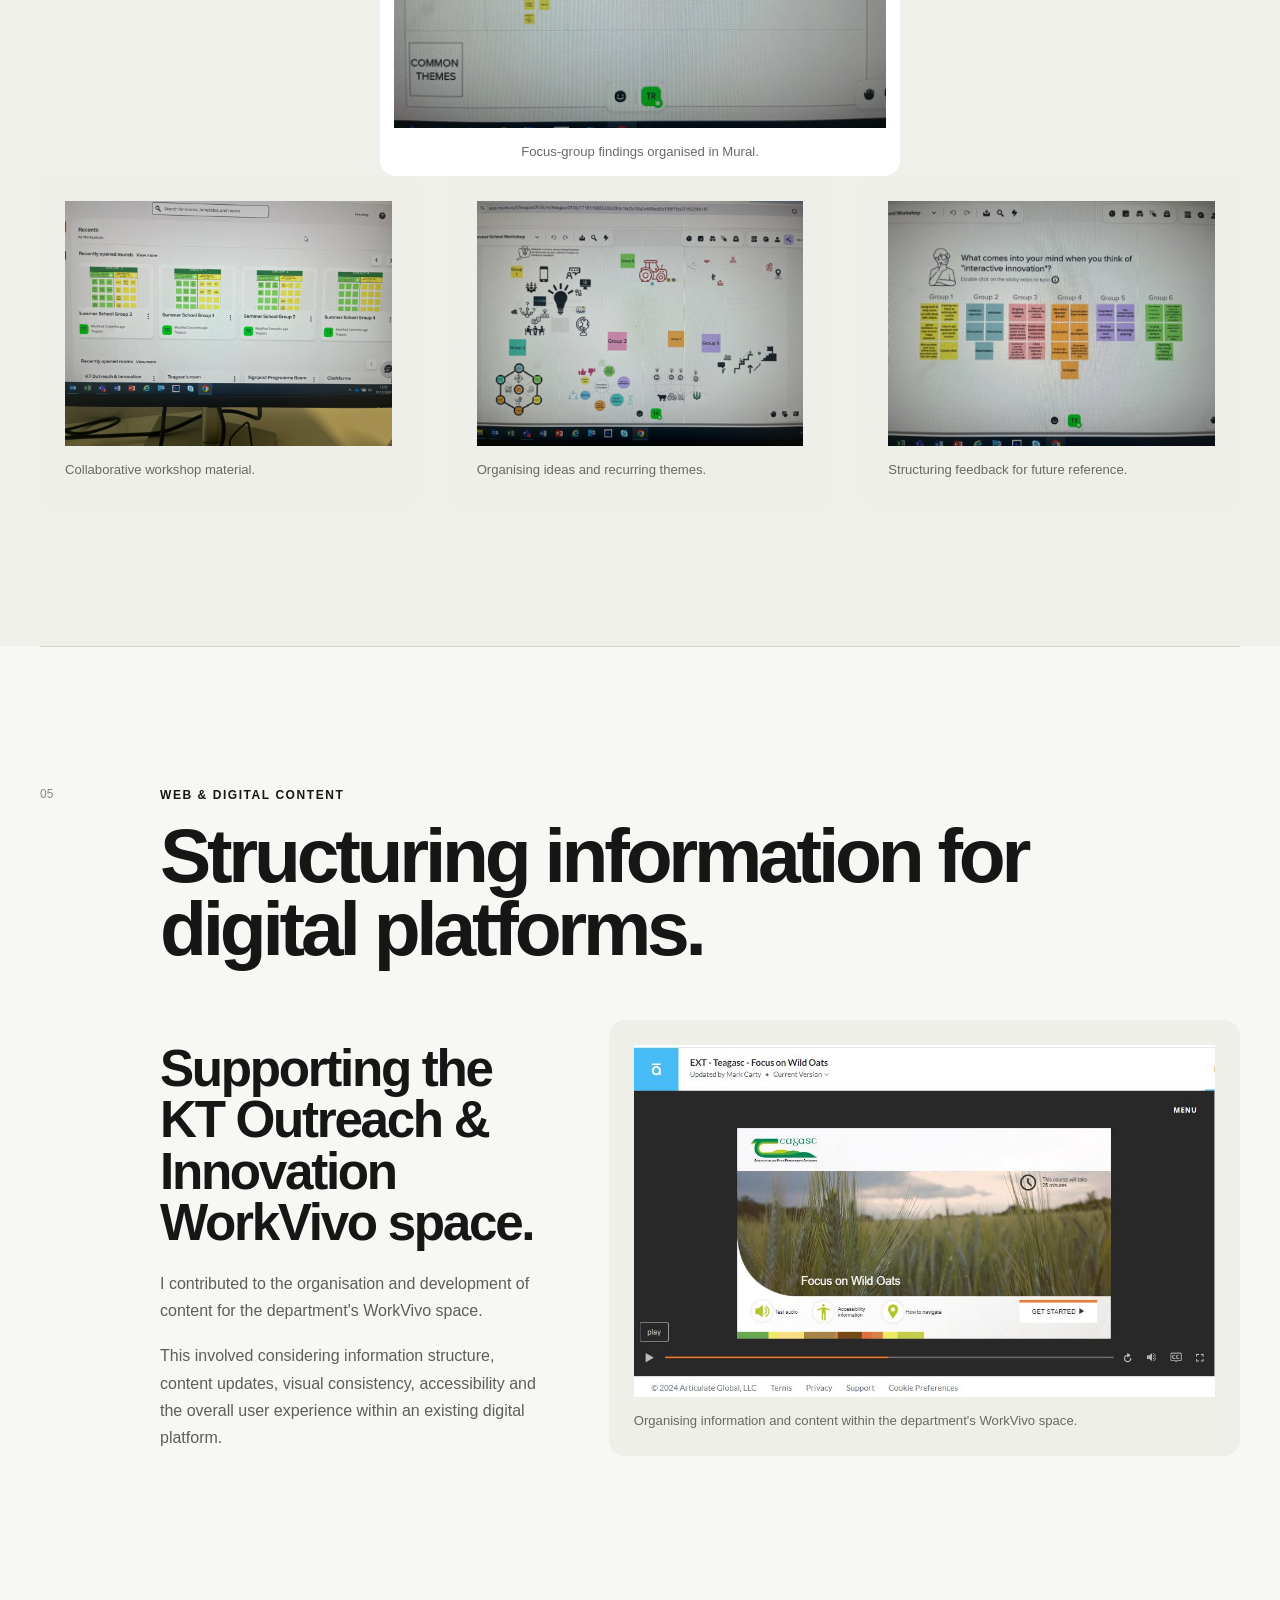
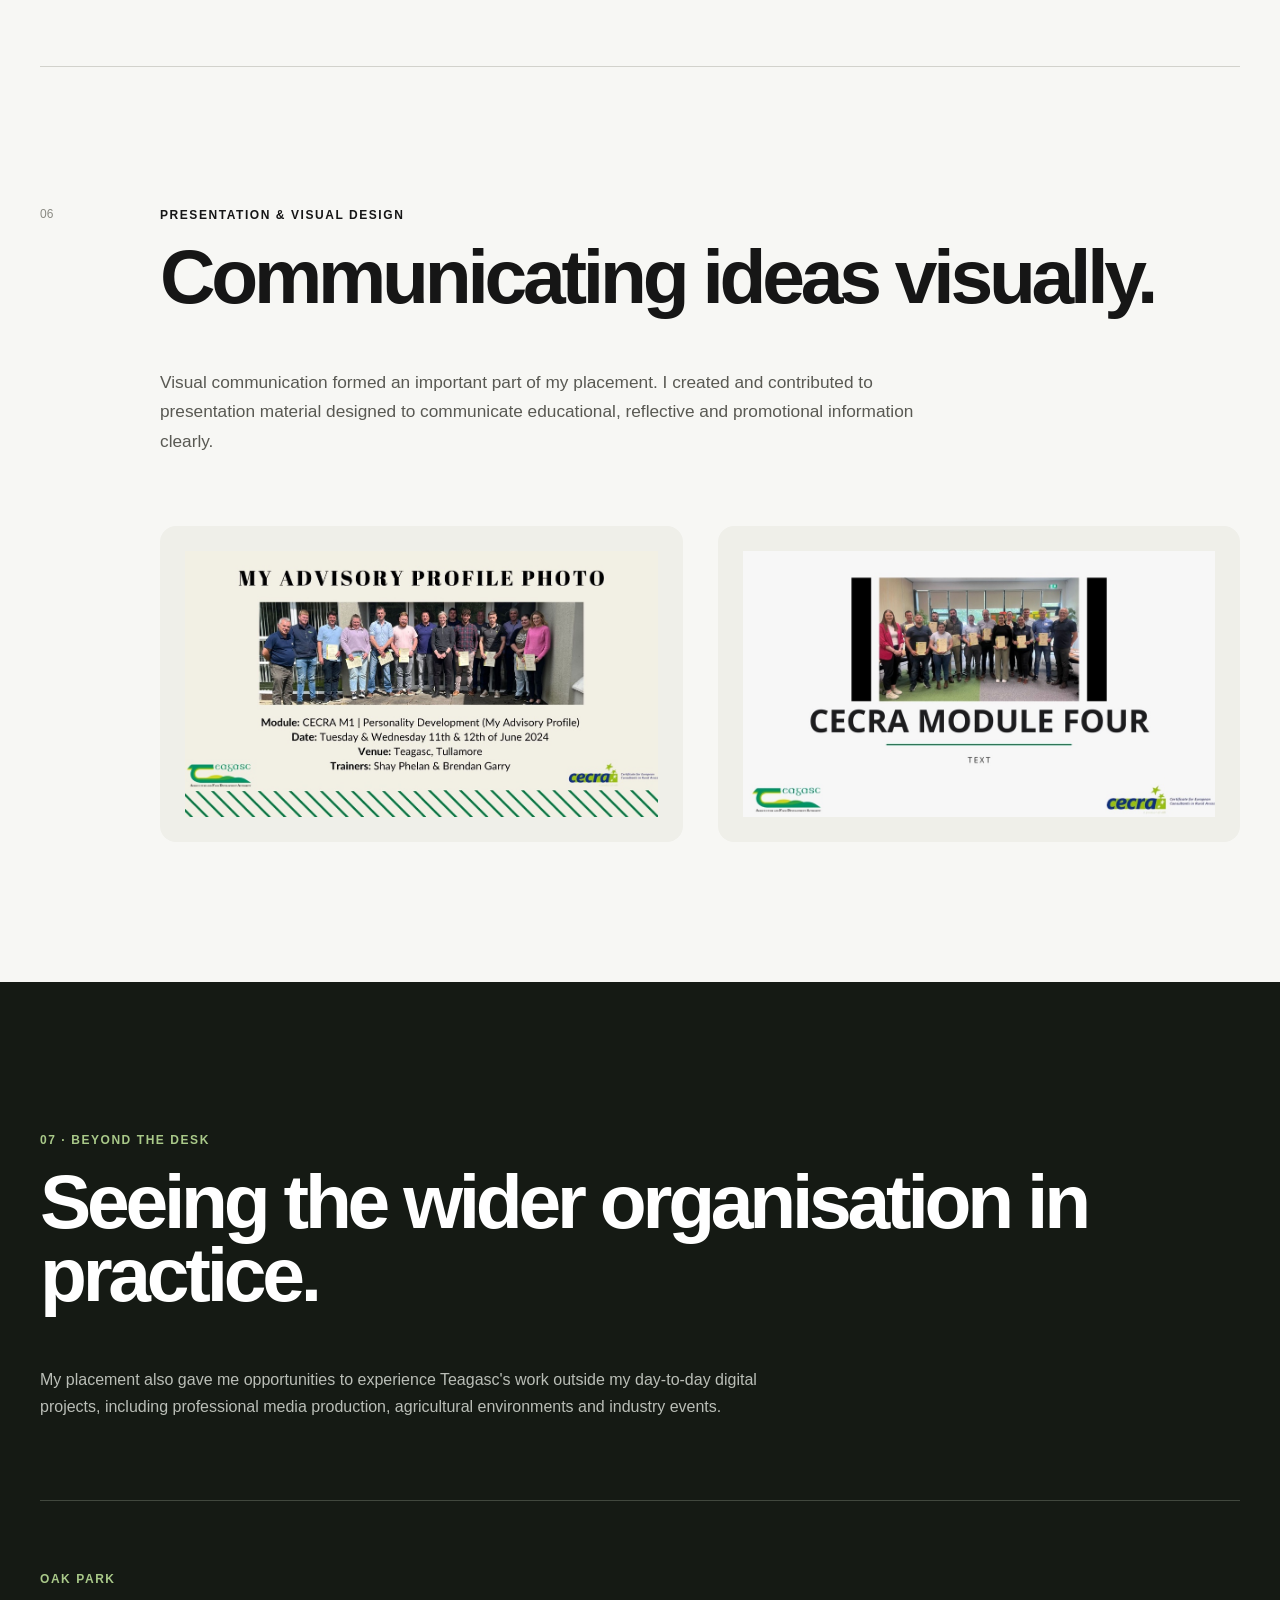
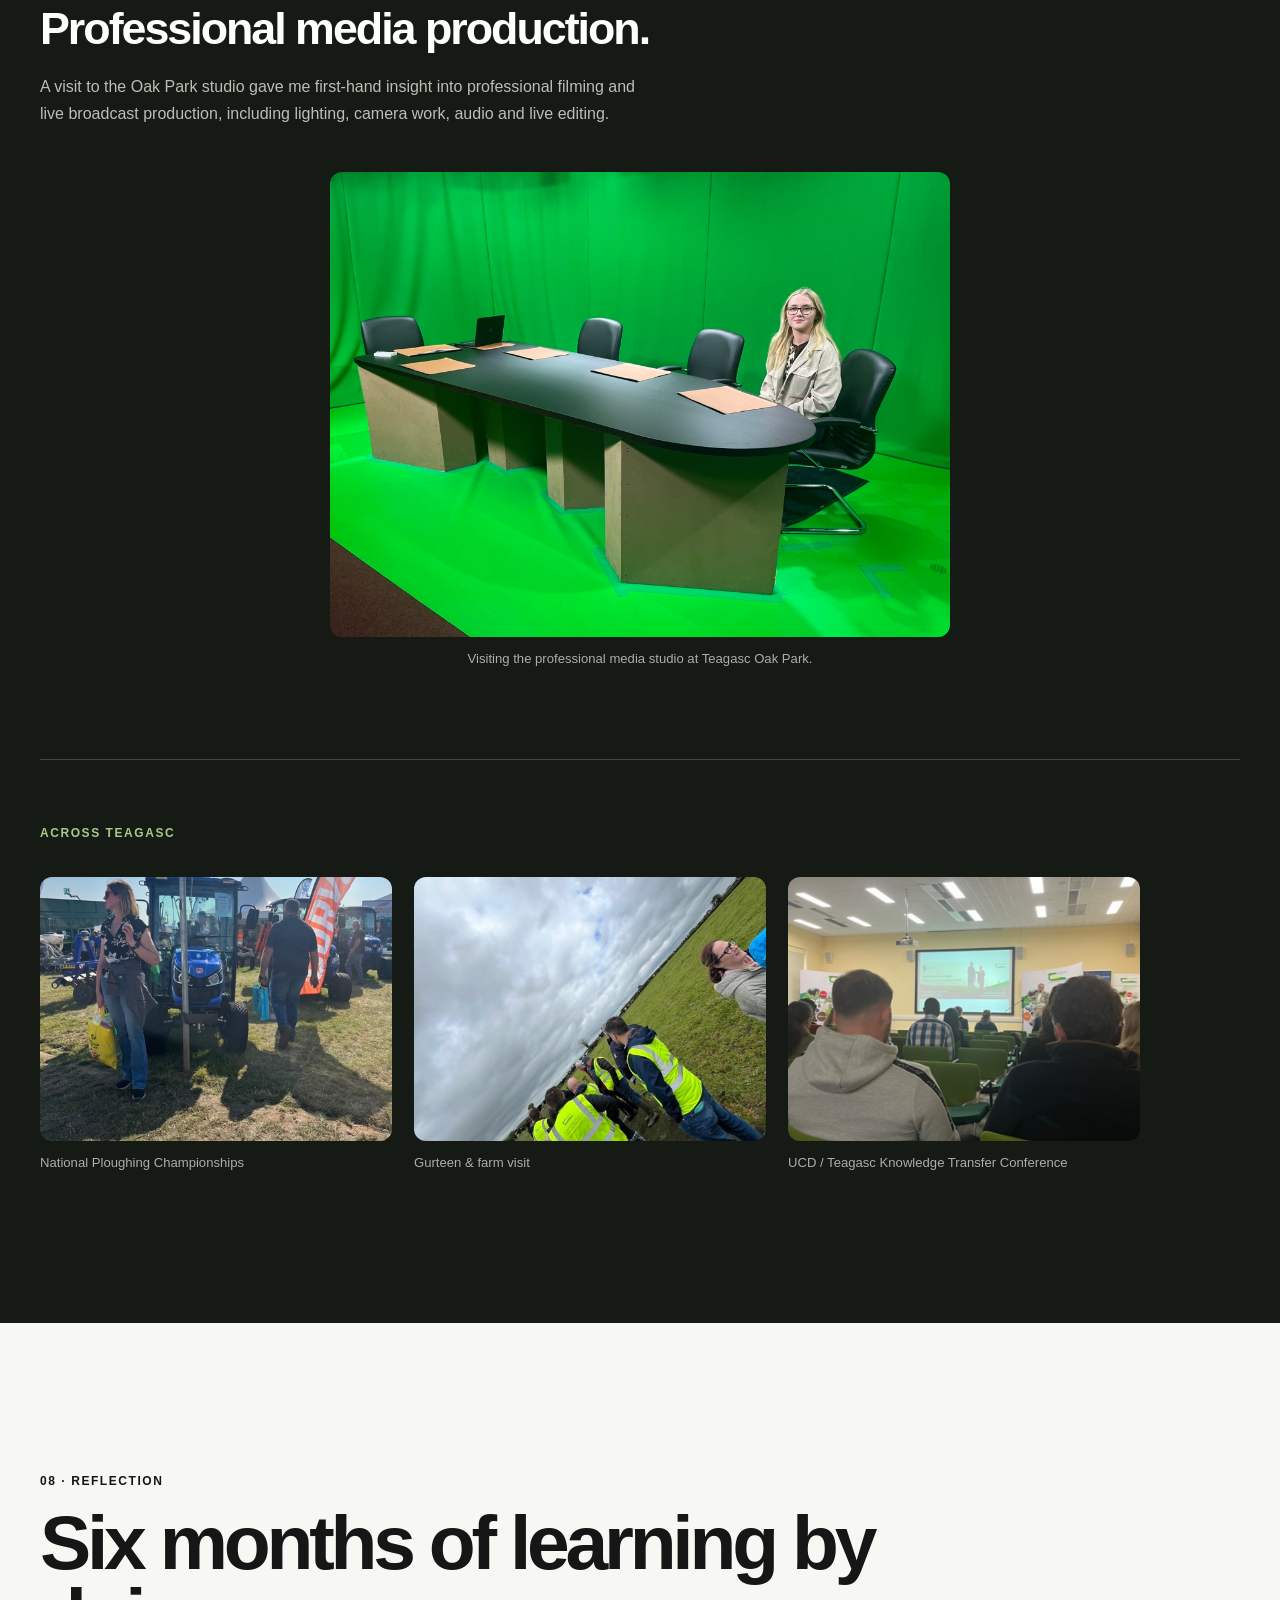
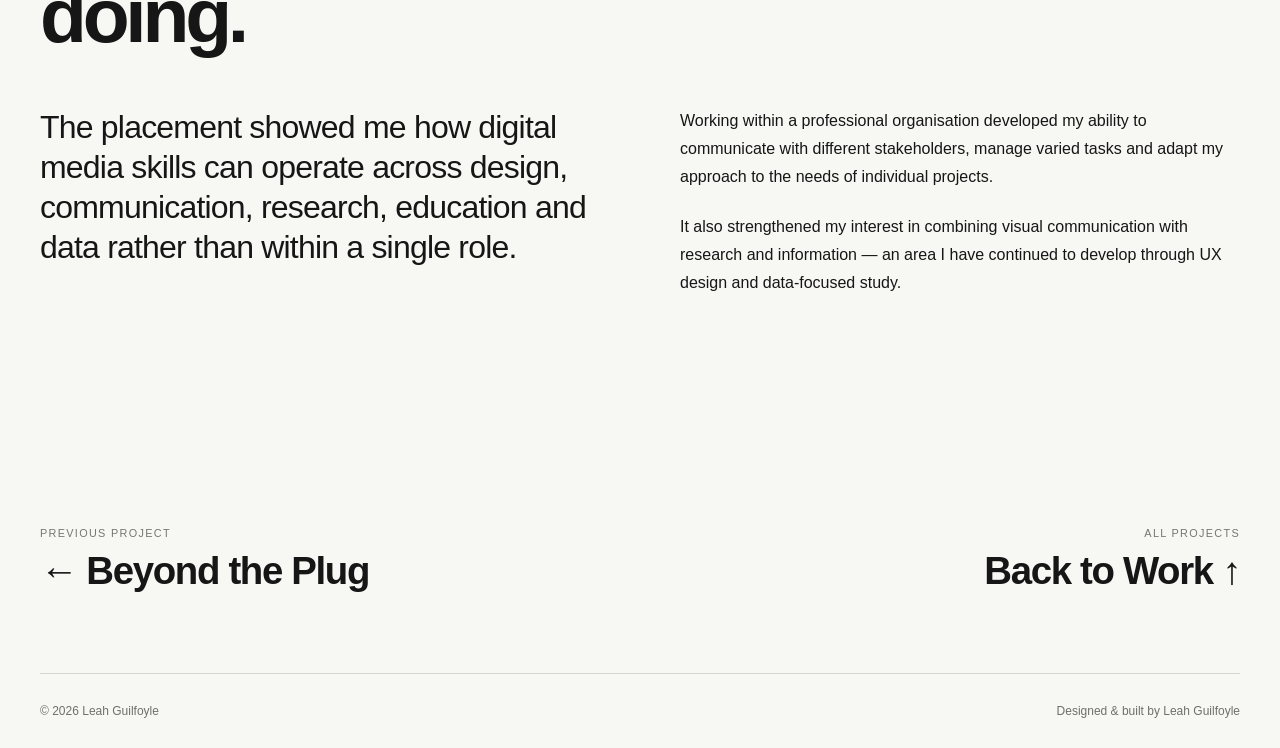
<file: projects/teagasc.html>
<!DOCTYPE html>
<html lang="en">

<head>
    <meta charset="UTF-8">
    <meta name="viewport" content="width=device-width, initial-scale=1.0">

    <meta
        name="description"
        content="Teagasc professional placement case study by Leah Guilfoyle covering digital media, visual communication, data visualisation, research and digital learning."
    >

    <title>Teagasc | Leah Guilfoyle</title>

    <link rel="stylesheet" href="../style.css">
</head>


<body class="teagasc-project">

    <!-- =====================================================
         NAVIGATION
    ====================================================== -->

    <header class="site-header">

        <a href="../index.html" class="logo">
            LEAH GUILFOYLE
        </a>

        <button
            class="menu-button"
            aria-label="Open navigation"
            aria-expanded="false"
        >
            Menu
        </button>

        <nav class="main-nav">
            <a href="../index.html#work">Work</a>
            <a href="../index.html#about">About</a>
            <a href="../index.html#contact">Contact</a>
        </nav>

    </header>


    <main>

        <!-- =====================================================
             HERO
        ====================================================== -->

        <section class="teagasc-hero teagasc-hero-simple">

            <div class="teagasc-hero-copy">

                <p class="eyebrow">
                    Professional Placement · 2024
                </p>

                <h1>
                    Teagasc.
                </h1>

                <p class="teagasc-hero-subtitle">
                    Digital Media, Visual Communication & Digital Content
                </p>

                <p class="teagasc-hero-intro">
                    A six-month professional placement within the
                    KT Outreach & Innovation Department, applying digital
                    media design across communication, education, research
                    and digital learning.
                </p>

            </div>


            <div class="teagasc-hero-mark">

                <img
                    src="../images/teagasc/teagasc-logo.png"
                    alt="Teagasc"
                >

            </div>

        </section>


        <!-- =====================================================
             PROJECT DETAILS
        ====================================================== -->

        <section class="teagasc-details">

            <div class="teagasc-detail">
                <p class="teagasc-detail-label">Organisation</p>
                <p>Teagasc</p>
            </div>

            <div class="teagasc-detail">
                <p class="teagasc-detail-label">Department</p>
                <p>KT Outreach & Innovation</p>
            </div>

            <div class="teagasc-detail">
                <p class="teagasc-detail-label">Duration</p>
                <p>June – December 2024</p>
            </div>

            <div class="teagasc-detail">
                <p class="teagasc-detail-label">Areas</p>
                <p>
                    Visual Communication · Digital Content ·
                    Data Visualisation · Digital Learning
                </p>
            </div>

        </section>


        <!-- =====================================================
             01 — OVERVIEW
        ====================================================== -->

        <section class="teagasc-section">

            <div class="teagasc-section-number">
                01
            </div>

            <div class="teagasc-section-content">

                <p class="eyebrow">
                    Placement Overview
                </p>

                <h2>
                    Applying digital media in a professional environment.
                </h2>


                <div class="teagasc-two-column">

                    <p class="teagasc-large-copy">
                        My placement gave me the opportunity to apply
                        design, communication and digital media skills
                        across a wide range of real-world projects.
                    </p>


                    <div>

                        <p>
                            Working within Teagasc's KT Outreach & Innovation
                            Department exposed me to projects spanning visual
                            communication, digital learning, data analysis,
                            research and internal communication.
                        </p>

                        <p>
                            The variety of work required me to adapt how I
                            communicated information depending on the
                            audience, platform and purpose of each project.
                        </p>

                    </div>

                </div>

            </div>

        </section>


        <!-- =====================================================
             AREAS OF WORK
        ====================================================== -->

        <section class="teagasc-focus">

            <p class="eyebrow">
                My Work
            </p>

            <h2>
                Design, data, content and research.
            </h2>


            <div class="teagasc-focus-grid">

                <article>
                    <span>01</span>

                    <h3>
                        Visual Communication
                    </h3>

                    <p>
                        Creating graphics, presentations and visual
                        materials to communicate information clearly.
                    </p>
                </article>


                <article>
                    <span>02</span>

                    <h3>
                        Data & Visualisation
                    </h3>

                    <p>
                        Organising and analysing data before translating
                        important findings into accessible visual outputs.
                    </p>
                </article>


                <article>
                    <span>03</span>

                    <h3>
                        Digital Learning
                    </h3>

                    <p>
                        Supporting course development, LMS work and the
                        organisation of educational content.
                    </p>
                </article>


                <article>
                    <span>04</span>

                    <h3>
                        User & Stakeholder Research
                    </h3>

                    <p>
                        Supporting focus groups and collaborative workshops
                        to gather and organise feedback.
                    </p>
                </article>


                <article>
                    <span>05</span>

                    <h3>
                        Digital Content
                    </h3>

                    <p>
                        Contributing to digital platforms and organising
                        information for internal audiences.
                    </p>
                </article>


                <article>
                    <span>06</span>

                    <h3>
                        Professional Collaboration
                    </h3>

                    <p>
                        Working alongside colleagues, researchers,
                        educators and external stakeholders.
                    </p>
                </article>

            </div>

        </section>


        <!-- =====================================================
             02 — DATA & CECRA
        ====================================================== -->

        <section class="teagasc-section">

            <div class="teagasc-section-number">
                02
            </div>


            <div class="teagasc-section-content">

                <p class="eyebrow">
                    Data → Visual Communication
                </p>

                <h2>
                    Turning information into something people can use.
                </h2>


                <p class="teagasc-section-intro">
                    Part of my placement involved working with information
                    from CECRA courses and surveys before translating key
                    findings into clear visual communication.
                </p>


                <!-- EXCEL / DATA -->

                <div class="teagasc-feature-layout">

                    <div class="teagasc-feature-copy">

                        <p class="eyebrow">
                            Data Analysis
                        </p>

                        <h3>
                            Organising and analysing course data.
                        </h3>

                        <p>
                            I used Excel to manage participant records,
                            review survey and course feedback, identify
                            useful insights and confirm attendance.
                        </p>

                        <p>
                            This information then informed visual outputs
                            that made key results easier to understand
                            and communicate.
                        </p>

                    </div>


                    <figure class="teagasc-image-card">

                        <img
                            src="../images/teagasc/excel-analysis.jpg"
                            alt="Excel data analysis completed during Teagasc placement"
                        >

                        <figcaption>
                            Using Excel to organise, analyse and interpret
                            course and survey data.
                        </figcaption>

                    </figure>

                </div>


                <!-- INFOGRAPHICS -->

                <div class="teagasc-image-grid teagasc-image-grid-two">

                    <figure class="teagasc-image-card">

                        <img
                            src="../images/teagasc/cecra-infographic-2023.png"
                            alt="CECRA 2023 infographic"
                        >

                        <figcaption>
                            CECRA 2023 information translated into a
                            clear visual format.
                        </figcaption>

                    </figure>


                    <figure class="teagasc-image-card">

                        <img
                            src="../images/teagasc/cecra-infographic-2024.png"
                            alt="CECRA 2024 infographic"
                        >

                        <figcaption>
                            CECRA 2024 visual communication.
                        </figcaption>

                    </figure>

                </div>

            </div>

        </section>

<!-- =====================================================
     CECRA HIGHLIGHTS
====================================================== -->

<section class="teagasc-showcase">

    <div class="teagasc-showcase-copy">

        <p class="eyebrow">
            Visual Communication
        </p>

        <h2>
            Making complex information easier to scan.
        </h2>

        <p>
            The CECRA work strengthened my understanding of how
            hierarchy, layout and data visualisation can transform
            detailed information into something more approachable
            and useful.
        </p>

    </div>

    <figure class="teagasc-showcase-image">

        <img
            src="../images/teagasc/cecra-highlights-2024.png"
            alt="CECRA 2024 highlights visual"
        >

    </figure>

</section>


        <!-- =====================================================
             03 — DIGITAL LEARNING
        ====================================================== -->

        <section class="teagasc-section">

            <div class="teagasc-section-number">
                03
            </div>


            <div class="teagasc-section-content">

                <p class="eyebrow">
                    Digital Learning
                </p>

                <h2>
                    Organising learning content for digital delivery.
                </h2>


                <div class="teagasc-feature-layout teagasc-learning-layout">

                    <div class="teagasc-feature-copy">

                        <p>
                            Course development and content management formed
                            another significant part of my placement.
                        </p>

                        <p>
                            I helped organise course materials so that
                            instructional designers could access and use
                            them efficiently, while also gaining experience
                            with Learning Management System development and
                            course administration.
                        </p>

                        <p>
                            The work highlighted the importance of clear
                            information architecture and organisation behind
                            effective digital learning experiences.
                        </p>

                    </div>


                    <figure class="teagasc-image-card teagasc-learning-image">

                        <img
                            src="../images/teagasc/lms-draft.jpg"
                            alt="Learning Management System development work"
                        >

                        <figcaption>
                            Exploring the organisation and structure of
                            digital learning content.
                        </figcaption>

                    </figure>

                </div>

            </div>

        </section>


      <!-- =====================================================
     04 — RESEARCH
====================================================== -->

<section class="teagasc-research">

    <div class="teagasc-research-heading">

        <p class="eyebrow">
            04 · Research & Collaboration
        </p>

        <h2>
            Listening before designing.
        </h2>

        <p>
            Farmer focus groups provided direct insight into the
            experiences and expectations of people who would use
            Teagasc's developing Learning Management System.
        </p>

    </div>


    <div class="teagasc-research-copy">

        <p class="eyebrow">
            Focus Groups
        </p>

        <h3>
            Turning conversations into usable insights.
        </h3>

        <p>
            I supported farmer focus groups relating to the
            development of the Learning Management System,
            listening to participants and recording their
            perspectives.
        </p>

        <p>
            After the sessions, I gathered and organised the
            information in Mural so that the feedback could be
            communicated and referred to more easily during
            future development.
        </p>

    </div>


    <figure class="teagasc-focus-image">

        <img
            src="../images/teagasc/focus-group-board.jpg"
            alt="Focus group findings organised using Mural"
        >

        <figcaption>
            Focus-group findings organised in Mural.
        </figcaption>

    </figure>


    <div class="teagasc-image-grid teagasc-image-grid-three">

        <figure class="teagasc-image-card">

            <img
                src="../images/teagasc/mural-workshop.jpg"
                alt="Collaborative Mural workshop"
            >

            <figcaption>
                Collaborative workshop material.
            </figcaption>

        </figure>


        <figure class="teagasc-image-card">

            <img
                src="../images/teagasc/mural-ideation.jpg"
                alt="Ideas organised using Mural"
            >

            <figcaption>
                Organising ideas and recurring themes.
            </figcaption>

        </figure>


        <figure class="teagasc-image-card">

            <img
                src="../images/teagasc/mural-feedback.jpg"
                alt="Feedback organised using Mural"
            >

            <figcaption>
                Structuring feedback for future reference.
            </figcaption>

        </figure>

    </div>

</section>


        <!-- =====================================================
             05 — WORKVIVO
        ====================================================== -->

        <section class="teagasc-section">

            <div class="teagasc-section-number">
                05
            </div>


            <div class="teagasc-section-content">

                <p class="eyebrow">
                    Web & Digital Content
                </p>

                <h2>
                    Structuring information for digital platforms.
                </h2>


                <div class="teagasc-feature-layout">

                    <div class="teagasc-feature-copy">

                        <h3>
                            Supporting the KT Outreach & Innovation
                            WorkVivo space.
                        </h3>

                        <p>
                            I contributed to the organisation and
                            development of content for the department's
                            WorkVivo space.
                        </p>

                        <p>
                            This involved considering information structure,
                            content updates, visual consistency,
                            accessibility and the overall user experience
                            within an existing digital platform.
                        </p>

                    </div>


                    <figure class="teagasc-image-card">

                        <img
                            src="../images/teagasc/workvivo-space.JPG"
                            alt="Teagasc KT Outreach and Innovation WorkVivo space"
                        >

                        <figcaption>
                            Organising information and content within
                            the department's WorkVivo space.
                        </figcaption>

                    </figure>

                </div>

            </div>

        </section>


        <!-- =====================================================
             06 — PRESENTATION DESIGN
        ====================================================== -->

        <section class="teagasc-section">

            <div class="teagasc-section-number">
                06
            </div>


            <div class="teagasc-section-content">

                <p class="eyebrow">
                    Presentation & Visual Design
                </p>

                <h2>
                    Communicating ideas visually.
                </h2>

                <p class="teagasc-section-intro">
                    Visual communication formed an important part of my
                    placement. I created and contributed to presentation
                    material designed to communicate educational,
                    reflective and promotional information clearly.
                </p>


                <div class="teagasc-image-grid teagasc-image-grid-two">

                    <figure class="teagasc-image-card">

                        <img
                            src="../images/teagasc/presentation-design.jpg"
                            alt="Presentation design created during Teagasc placement"
                        >

                    </figure>


                    <figure class="teagasc-image-card">

                        <img
                            src="../images/teagasc/cecera-presentation.jpg"
                            alt="CECRA presentation material"
                        >

                    </figure>

                </div>

            </div>

        </section>


        <!-- =====================================================
     07 — PROFESSIONAL EXPERIENCE
====================================================== -->

<section class="teagasc-experience">

    <div class="teagasc-experience-heading">

        <p class="eyebrow">
            07 · Beyond the Desk
        </p>

        <h2>
            Seeing the wider organisation in practice.
        </h2>

        <p>
            My placement also gave me opportunities to experience
            Teagasc's work outside my day-to-day digital projects,
            including professional media production, agricultural
            environments and industry events.
        </p>

    </div>


    <!-- OAK PARK -->

<div class="teagasc-experience-block">

    <div class="teagasc-experience-copy">

        <p class="eyebrow">
            Oak Park
        </p>

        <h3>
            Professional media production.
        </h3>

        <p>
            A visit to the Oak Park studio gave me first-hand
            insight into professional filming and live broadcast
            production, including lighting, camera work, audio
            and live editing.
        </p>

    </div>


    <figure class="teagasc-oakpark-single">

        <img
            src="../images/teagasc/oak-park-studio-1.jpg"
            alt="Teagasc Oak Park studio"
        >

        <figcaption>
            Visiting the professional media studio at Teagasc Oak Park.
        </figcaption>

    </figure>

</div>


    <!-- OTHER EXPERIENCES -->

    <div class="teagasc-other-experiences">

        <p class="eyebrow">
            Across Teagasc
        </p>

        <div class="teagasc-photo-grid">

            <figure>

                <img
                    src="../images/teagasc/ploughing-1.jpg"
                    alt="Teagasc at the National Ploughing Championships"
                >

                <figcaption>
                    National Ploughing Championships
                </figcaption>

            </figure>


            <figure>

                <img
                    src="../images/teagasc/gurteen-farm.jpg"
                    alt="Farm visit during Teagasc placement"
                >

                <figcaption>
                    Gurteen & farm visit
                </figcaption>

            </figure>


            <figure>

                <img
                    src="../images/teagasc/conference.jpg"
                    alt="UCD Teagasc Knowledge Transfer Conference"
                >

                <figcaption>
                    UCD / Teagasc Knowledge Transfer Conference
                </figcaption>

            </figure>

        </div>

    </div>

</section>


        <!-- =====================================================
             08 — REFLECTION
        ====================================================== -->

        <section class="teagasc-reflection">

            <p class="eyebrow">
                08 · Reflection
            </p>

            <h2>
                Six months of learning by doing.
            </h2>


            <div class="teagasc-two-column">

                <p class="teagasc-large-copy">
                    The placement showed me how digital media skills can
                    operate across design, communication, research,
                    education and data rather than within a single role.
                </p>


                <div>

                    <p>
                        Working within a professional organisation developed
                        my ability to communicate with different
                        stakeholders, manage varied tasks and adapt my
                        approach to the needs of individual projects.
                    </p>

                    <p>
                        It also strengthened my interest in combining visual
                        communication with research and information — an
                        area I have continued to develop through UX design
                        and data-focused study.
                    </p>

                </div>

            </div>

        </section>


        <!-- =====================================================
             PROJECT NAVIGATION
        ====================================================== -->

        <nav class="btp-project-nav">

            <a href="beyond-the-plug.html">
                <span>Previous Project</span>
                ← Beyond the Plug
            </a>

            <a href="../index.html#work">
                <span>All Projects</span>
                Back to Work ↑
            </a>

        </nav>

    </main>


    <!-- =====================================================
         FOOTER
    ====================================================== -->

    <footer class="site-footer">

        <p>
            © 2026 Leah Guilfoyle
        </p>

        <p>
            Designed & built by Leah Guilfoyle
        </p>

    </footer>


    <script src="../script.js"></script>

</body>

</html>
</file>
<file: style.css>
/* =========================================================
   RESET + GLOBAL
========================================================= */

* {
    margin: 0;
    padding: 0;
    box-sizing: border-box;
}

html {
    scroll-behavior: smooth;
}

body {
    background: #f7f7f4;
    color: #161616;
    font-family: Arial, Helvetica, sans-serif;
    -webkit-font-smoothing: antialiased;
}

img {
    display: block;
    max-width: 100%;
}

a {
    color: inherit;
}

button {
    font: inherit;
}

::selection {
    background: #161616;
    color: #ffffff;
}


/* =========================================================
   SHARED
========================================================= */

.eyebrow {
    font-size: 0.75rem;
    font-weight: 600;
    line-height: 1.4;
    text-transform: uppercase;
    letter-spacing: 0.13em;
}

.button {
    display: inline-flex;
    align-items: center;
    justify-content: center;
    min-height: 52px;
    padding: 0 24px;
    border-radius: 100px;
    font-size: 0.9rem;
    font-weight: 600;
    text-decoration: none;
    transition:
        transform 0.2s ease,
        background 0.2s ease,
        color 0.2s ease;
}

.button:hover {
    transform: translateY(-2px);
}

.button-dark {
    background: #161616;
    color: #ffffff;
}

.button-outline {
    border: 1px solid #b9b9b2;
}

.button-outline:hover {
    background: #161616;
    color: #ffffff;
    border-color: #161616;
}

.text-link {
    display: inline-block;
    margin-top: 24px;
    padding-bottom: 4px;
    border-bottom: 1px solid #161616;
    font-size: 0.9rem;
    font-weight: 600;
    text-decoration: none;
}


/* =========================================================
   NAVIGATION
========================================================= */

.site-header {
    position: relative;
    z-index: 100;

    width: min(1400px, calc(100% - 80px));
    height: 90px;
    margin: 0 auto;

    display: flex;
    align-items: center;
    justify-content: space-between;

    border-bottom: 1px solid #d6d6d0;
}

.logo {
    font-size: 0.85rem;
    font-weight: 700;
    letter-spacing: 0.08em;
    text-decoration: none;
}

.main-nav {
    display: flex;
    gap: 34px;
}

.main-nav a {
    position: relative;
    font-size: 0.9rem;
    text-decoration: none;
}

.main-nav a::after {
    content: "";

    position: absolute;
    left: 0;
    bottom: -6px;

    width: 0;
    height: 1px;

    background: #161616;

    transition: width 0.25s ease;
}

.main-nav a:hover::after {
    width: 100%;
}

.menu-button {
    display: none;

    border: 0;
    background: transparent;

    color: #161616;

    cursor: pointer;
}


/* =========================================================
   HOMEPAGE — HERO
========================================================= */

.hero {
    width: min(1400px, calc(100% - 80px));
    min-height: calc(100vh - 90px);
    margin: 0 auto;

    display: flex;
    align-items: center;

    padding: 90px 0;
}

.hero-content {
    max-width: 1200px;
}

.hero h1 {
    max-width: 1200px;

    margin: 20px 0 40px;

    font-size: clamp(5rem, 10vw, 10.5rem);
    line-height: 0.82;
    letter-spacing: -0.075em;
}

.hero h1 span {
    display: block;
}

.hero h2 {
    max-width: 850px;

    margin-bottom: 24px;

    font-size: clamp(2rem, 4vw, 4rem);
    line-height: 1.02;
    letter-spacing: -0.045em;
}

.hero-description {
    max-width: 650px;

    color: #60605b;

    font-size: 1.08rem;
    line-height: 1.7;
}

.hero-actions {
    margin-top: 38px;

    display: flex;
    gap: 12px;
}


/* =========================================================
   HOMEPAGE — WORK
========================================================= */

.work-section {
    width: min(1400px, calc(100% - 80px));
    margin: 0 auto;

    padding: 150px 0;

    border-top: 1px solid #d6d6d0;
}

.section-heading {
    margin-bottom: 90px;
}

.section-heading h2 {
    max-width: 950px;

    margin-top: 18px;

    font-size: clamp(3rem, 6vw, 6.5rem);
    line-height: 0.95;
    letter-spacing: -0.055em;
}


/* FEATURED PROJECT */

.featured-project {
    margin-bottom: 130px;
}

.featured-project-image {
    display: block;

    overflow: hidden;

    padding: 60px;

    background: #eaf3e8;
    border-radius: 18px;
}

.featured-project-image img {
    width: 100%;

    transition: transform 0.5s ease;
}

.featured-project-image:hover img {
    transform: scale(1.015);
}

.project-meta {
    padding-top: 28px;

    display: grid;
    grid-template-columns: 80px 1fr;
    gap: 20px;
}

.project-number {
    color: #85857e;
    font-size: 0.75rem;
}

.project-category {
    margin-bottom: 14px;

    color: #686862;

    font-size: 0.72rem;
    font-weight: 600;
    line-height: 1.5;
    text-transform: uppercase;
    letter-spacing: 0.09em;
}

.project-content h3 {
    font-size: clamp(2rem, 4vw, 4.2rem);
    line-height: 1;
    letter-spacing: -0.045em;
}

.project-content h3 a {
    text-decoration: none;
}

.project-description {
    max-width: 620px;

    margin-top: 18px;

    color: #5e5e58;

    line-height: 1.65;
}


/* HOMEPAGE PROJECT GRID */

.project-grid {
    display: grid;
    grid-template-columns: 1fr 1fr;
    gap: 100px 40px;
}

.project-placeholder {
    aspect-ratio: 4 / 3;

    display: flex;
    align-items: center;
    justify-content: center;

    overflow: hidden;

    background: #e8e8e3;
    border-radius: 12px;
}

.project-placeholder span {
    color: #a1a19a;

    font-size: clamp(2rem, 4vw, 4rem);
    font-weight: 600;
    letter-spacing: -0.04em;
}

.project-card .project-meta {
    grid-template-columns: 55px 1fr;
}

.project-card .project-content h3 {
    font-size: clamp(1.8rem, 3vw, 3rem);
}

.coming-soon {
    display: inline-block;

    margin-top: 24px;

    color: #888881;

    font-size: 0.75rem;
    font-weight: 600;
    text-transform: uppercase;
    letter-spacing: 0.09em;
}


/* =========================================================
   HOMEPAGE — ABOUT
========================================================= */

.about-section {
    padding: 150px max(40px, calc((100vw - 1400px) / 2));

    background: #161616;
    color: #ffffff;
}

.about-title {
    margin-bottom: 90px;
}

.about-title h2 {
    margin-top: 0;

    font-size: clamp(3.5rem, 7vw, 7.5rem);
    line-height: 0.9;
    letter-spacing: -0.06em;
}


.about-content {
    display: grid;
    grid-template-columns: 0.8fr 1.2fr;
    gap: 120px;
}

.about-copy p {
    max-width: 600px;

    color: #d1d1ca;

    font-size: 1.2rem;
    line-height: 1.7;
}

.about-copy p + p {
    margin-top: 24px;
}

.capabilities {
    display: grid;
    grid-template-columns: 1fr 1fr;

    border-top: 1px solid #3e3e3b;
}

.capability {
    min-height: 230px;

    padding: 32px 30px 32px 0;

    border-bottom: 1px solid #3e3e3b;
}

.capability:nth-child(odd) {
    border-right: 1px solid #3e3e3b;
}

.capability:nth-child(even) {
    padding-left: 30px;
}

.capability h3 {
    margin-bottom: 22px;

    font-size: 1.15rem;
}

.capability p {
    color: #aaa9a3;

    font-size: 0.9rem;
    line-height: 1.8;
}


/* =========================================================
   HOMEPAGE — CONTACT
========================================================= */

.contact-section {
    padding: 160px max(40px, calc((100vw - 1400px) / 2));
}

.contact-section h2 {
    margin: 18px 0 30px;

    font-size: clamp(4rem, 9vw, 10rem);
    line-height: 0.9;
    letter-spacing: -0.07em;
}

.contact-description {
    max-width: 600px;

    color: #5d5d57;

    font-size: 1.1rem;
    line-height: 1.7;
}

.contact-links {
    margin-top: 60px;

    display: flex;
    flex-wrap: wrap;
    gap: 40px;
}

.contact-links a {
    padding-bottom: 6px;

    border-bottom: 1px solid #161616;

    font-size: 1rem;
    font-weight: 600;
    text-decoration: none;
}


/* =========================================================
   FOOTER
========================================================= */

.site-footer {
    width: min(1400px, calc(100% - 80px));
    margin: 0 auto;

    padding: 30px 0;

    display: flex;
    justify-content: space-between;
    gap: 20px;

    border-top: 1px solid #d6d6d0;

    color: #707069;

    font-size: 0.75rem;
}


/* =========================================================
   CV PAGE
========================================================= */

.cv-page {
    width: min(1100px, calc(100% - 80px));
    margin: 0 auto;

    padding: 110px 0 150px;
}

.cv-page h1 {
    margin: 18px 0 25px;

    font-size: clamp(4rem, 9vw, 9rem);
    line-height: 0.9;
    letter-spacing: -0.065em;
}

.cv-page > p {
    max-width: 650px;

    color: #60605a;

    line-height: 1.7;
}

.cv-images {
    margin-top: 70px;

    display: grid;
    gap: 35px;
}

.cv-images img {
    width: 100%;

    border: 1px solid #d8d8d2;

    box-shadow: 0 15px 50px rgba(0, 0, 0, 0.06);
}


/* =========================================================
   BEYOND THE PLUG — GENERAL
========================================================= */

.btp-project {
    overflow-x: hidden;
}

.btp-project figure {
    margin: 0;
}

.btp-project figcaption {
    margin-top: 14px;

    color: #6b6b65;

    font-size: 0.82rem;
    line-height: 1.55;
}


/* =========================================================
   BTP — HERO
========================================================= */

.btp-hero {
    width: min(1400px, calc(100% - 80px));
    min-height: 85vh;
    margin: 0 auto;

    padding: 110px 0 80px;

    display: grid;
    grid-template-columns: 0.85fr 1.15fr;
    align-items: center;
    gap: 70px;
}

.btp-hero-copy h1 {
    margin: 18px 0 30px;

    font-size: clamp(5rem, 9vw, 10rem);
    line-height: 0.79;
    letter-spacing: -0.075em;
}

.btp-hero-copy h1 span {
    display: block;

    color: #377a3b;
}

.btp-hero-subtitle {
    max-width: 580px;

    margin-bottom: 22px;

    font-size: clamp(1.4rem, 2.2vw, 2rem);
    font-weight: 600;
    line-height: 1.25;
}

.btp-hero-intro {
    max-width: 580px;

    color: #595953;

    font-size: 1.05rem;
    line-height: 1.7;
}

.btp-hero-visual {
    padding: 45px;

    background: #eaf3e8;
    border-radius: 22px;
}

.btp-hero-visual img {
    width: 100%;
}


/* =========================================================
   BTP — PROJECT DETAILS
========================================================= */

.btp-details {
    width: min(1400px, calc(100% - 80px));
    margin: 0 auto;

    padding: 42px 0 90px;

    display: grid;
    grid-template-columns: repeat(4, 1fr);
    gap: 35px;

    border-top: 1px solid #d2d2cc;
}

.btp-detail-label {
    margin-bottom: 10px;

    color: #7d7d76;

    font-size: 0.7rem;
    font-weight: 600;
    text-transform: uppercase;
    letter-spacing: 0.11em;
}

.btp-detail p:last-child {
    font-size: 0.9rem;
    line-height: 1.55;
}


/* =========================================================
   BTP — STANDARD SECTIONS
========================================================= */

.btp-section {
    width: min(1400px, calc(100% - 80px));
    margin: 0 auto;

    padding: 140px 0;

    display: grid;
    grid-template-columns: 80px 1fr;
    gap: 40px;

    border-top: 1px solid #d2d2cc;
}

.btp-section-number {
    color: #8a8a83;

    font-size: 0.75rem;
}

.btp-section-content > h2,
.btp-visual-heading h2,
.btp-final-heading h2,
.btp-outcome h2,
.btp-documentation h2,
.btp-responsive-heading h2 {
    max-width: 1000px;

    margin: 16px 0 55px;

    font-size: clamp(3rem, 6vw, 6.2rem);
    line-height: 0.95;
    letter-spacing: -0.055em;
}

.btp-section-intro {
    max-width: 750px;

    margin-bottom: 65px;

    color: #595953;

    font-size: 1.1rem;
    line-height: 1.7;
}

.btp-two-column {
    display: grid;
    grid-template-columns: 1fr 1fr;
    gap: 80px;
}

.btp-two-column p {
    line-height: 1.75;
}

.btp-two-column div p + p {
    margin-top: 22px;
}

.btp-large-copy {
    font-size: clamp(1.5rem, 2.5vw, 2.4rem);
    line-height: 1.25 !important;
    letter-spacing: -0.025em;
}


/* =========================================================
   BTP — RESEARCH QUESTION
========================================================= */

.btp-question {
    padding: 150px max(40px, calc((100vw - 1400px) / 2));

    background: #161616;
    color: #ffffff;
}

.btp-question .eyebrow {
    color: #8dc78b;
}

.btp-question blockquote {
    max-width: 1200px;

    margin-top: 35px;

    font-size: clamp(3rem, 6vw, 7rem);
    line-height: 1;
    letter-spacing: -0.055em;
}


/* =========================================================
   BTP — PROBLEM GRID
========================================================= */

.btp-problem-grid {
    margin-top: 70px;

    display: grid;
    grid-template-columns: repeat(3, 1fr);

    border-top: 1px solid #cecec8;
    border-left: 1px solid #cecec8;
}

.btp-problem-grid article {
    min-height: 290px;

    padding: 35px;

    border-right: 1px solid #cecec8;
    border-bottom: 1px solid #cecec8;
}

.btp-problem-grid span {
    display: block;

    margin-bottom: 48px;

    color: #377a3b;

    font-size: 0.72rem;
}

.btp-problem-grid h3 {
    margin-bottom: 16px;

    font-size: 1.35rem;
}

.btp-problem-grid p {
    color: #5f5f59;

    line-height: 1.65;
}


/* =========================================================
   BTP — RESEARCH
========================================================= */

.btp-stats {
    margin: 80px 0 40px;

    display: grid;
    grid-template-columns: repeat(4, 1fr);

    border-top: 1px solid #cecec8;
    border-bottom: 1px solid #cecec8;
}

.btp-stats div {
    padding: 45px 28px;

    border-right: 1px solid #cecec8;
}

.btp-stats div:last-child {
    border-right: none;
}

.btp-stats strong {
    display: block;

    margin-bottom: 8px;

    font-size: clamp(2.5rem, 4vw, 4.5rem);
    letter-spacing: -0.05em;
}

.btp-stats span {
    color: #686862;

    font-size: 0.85rem;
}

.btp-research-note {
    max-width: 760px;

    margin-bottom: 70px;
    padding-left: 22px;

    border-left: 2px solid #377a3b;
}

.btp-research-note p {
    color: #62625c;

    font-size: 0.9rem;
    line-height: 1.7;
}


/* =========================================================
   BTP — IMAGES
========================================================= */

.btp-image-grid {
    display: grid;
    gap: 35px;
}

.btp-image-grid-two {
    grid-template-columns: repeat(2, 1fr);
}

.btp-image-grid figure,
.btp-wide-image {
    padding: 25px;

    background: #ecece7;
    border-radius: 16px;
}

.btp-image-grid img,
.btp-wide-image img {
    width: 100%;
}

.btp-wide-image {
    margin-top: 35px !important;
}


/* =========================================================
   BTP — COMPARATIVE ANALYSIS
========================================================= */

.btp-feature-block {
    padding: 140px max(40px, calc((100vw - 1400px) / 2));

    display: grid;
    grid-template-columns: 1fr 1fr;
    gap: 120px;

    background: #eaf3e8;
}

.btp-feature-copy h2 {
    margin: 16px 0 35px;

    font-size: clamp(3rem, 5vw, 5.5rem);
    line-height: 0.95;
    letter-spacing: -0.05em;
}

.btp-feature-copy > p:not(.eyebrow) {
    max-width: 650px;

    margin-top: 20px;

    color: #50554e;

    line-height: 1.7;
}

.btp-feature-points {
    border-top: 1px solid #afbaab;
}

.btp-feature-points div {
    padding: 28px 0;

    display: grid;
    grid-template-columns: 55px 1fr;

    border-bottom: 1px solid #afbaab;
}

.btp-feature-points span {
    color: #377a3b;

    font-size: 0.72rem;
}

.btp-feature-points p {
    font-size: 1.15rem;
}


/* =========================================================
   BTP — FULL VISUAL
========================================================= */

.btp-full-visual {
    padding: 140px max(40px, calc((100vw - 1400px) / 2));
}

.btp-visual-heading {
    margin-bottom: 60px;
}

.btp-full-visual > figure {
    padding: 35px;

    background: #ffffff;
    border: 1px solid #deded8;
    border-radius: 18px;
}

.btp-full-visual > figure img {
    width: 100%;
}


/* =========================================================
   BTP — PROCESS
========================================================= */

.btp-process-step {
    padding: 90px 0;

    display: grid;
    grid-template-columns: 0.65fr 1.35fr;
    gap: 70px;
    align-items: center;

    border-top: 1px solid #d1d1cb;
}

.btp-process-step:last-child {
    border-bottom: 1px solid #d1d1cb;
}

.btp-process-reverse .btp-process-copy {
    order: 2;
}

.btp-process-reverse figure {
    order: 1;
}

.btp-process-copy > span {
    display: block;

    margin-bottom: 48px;

    color: #377a3b;

    font-size: 0.72rem;
}

.btp-process-copy h3 {
    margin-bottom: 20px;

    font-size: clamp(2.2rem, 4vw, 4rem);
    line-height: 1;
    letter-spacing: -0.045em;
}

.btp-process-copy p {
    max-width: 450px;

    color: #5e5e58;

    line-height: 1.7;
}

.btp-process-step figure {
    min-height: 500px;

    padding: 28px;

    display: flex;
    align-items: center;
    justify-content: center;

    overflow: hidden;

    background: #ecece7;
    border-radius: 16px;
}

.btp-process-step figure > img:not(.btp-physical-rotate) {
    width: 100%;
    max-height: 600px;

    object-fit: contain;
}


/* =========================================================
   BTP — PHYSICALLY SIDEWAYS IMAGES

   early-sketches.jpg and low-fidelity-1.png are stored
   sideways. These rules rotate them visually while keeping
   a proper landscape portfolio frame.
========================================================= */

.btp-landscape-figure {
    aspect-ratio: 16 / 9;
    min-height: 0 !important;
}

.btp-rotated-image-frame {
    position: relative;

    width: 100%;
    height: 100%;

    overflow: hidden;

    display: flex;
    align-items: center;
    justify-content: center;
}

.btp-physical-rotate {
    position: absolute;

    width: auto;
    height: auto;

    /*
       Because the source is portrait/sideways,
       its maximum dimensions are reversed before rotation.
    */

    max-width: 78%;
    max-height: 150%;

    object-fit: contain;

    transform: rotate(-90deg);
    transform-origin: center center;
}


/* =========================================================
   BTP — TESTING
========================================================= */

.btp-testing-grid {
    margin-top: 80px;

    display: grid;
    grid-template-columns: repeat(3, 1fr);

    border-top: 1px solid #cecec8;
    border-bottom: 1px solid #cecec8;
}

.btp-testing-grid div {
    padding: 40px 35px;

    border-right: 1px solid #cecec8;
}

.btp-testing-grid div:last-child {
    border-right: none;
}

.btp-testing-grid span {
    display: block;

    margin-bottom: 48px;

    color: #377a3b;

    font-size: 0.72rem;
}

.btp-testing-grid h3 {
    margin-bottom: 15px;

    font-size: 1.45rem;
}

.btp-testing-grid p {
    color: #62625c;

    line-height: 1.65;
}


/* =========================================================
   BTP — VISUAL DESIGN
========================================================= */

.btp-visual-design {
    background: #f1f1ed;
}

.btp-visual-design .btp-image-grid figure {
    background: #ffffff;
}


/* =========================================================
   BTP — FINAL EXPERIENCE
========================================================= */

.btp-final {
    padding: 150px max(40px, calc((100vw - 1400px) / 2));

    background: #111111;
    color: #ffffff;
}

.btp-final-heading {
    max-width: 1050px;

    margin-bottom: 120px;
}

.btp-final-heading > span {
    color: #83c67b;

    font-size: 0.75rem;
}

.btp-final-heading .eyebrow {
    margin-top: 30px;

    color: #83c67b;
}

.btp-final-heading > p:last-child {
    max-width: 700px;

    color: #bdbdb6;

    font-size: 1.05rem;
    line-height: 1.7;
}

.btp-final-feature {
    padding: 100px 0;

    display: grid;
    grid-template-columns: 0.65fr 1.35fr;
    gap: 90px;
    align-items: center;

    border-top: 1px solid #363636;
}

.btp-final-feature-reverse .btp-final-copy {
    order: 2;
}

.btp-final-feature-reverse figure {
    order: 1;
}

.btp-final-copy > span {
    display: block;

    margin-bottom: 48px;

    color: #83c67b;

    font-size: 0.72rem;
}

.btp-final-copy h3 {
    max-width: 480px;

    margin-bottom: 25px;

    font-size: clamp(2.5rem, 4vw, 4.8rem);
    line-height: 1;
    letter-spacing: -0.05em;
}

.btp-final-copy p {
    max-width: 450px;

    color: #bcbcb5;

    line-height: 1.7;
}

.btp-final-feature figure {
    padding: 35px;

    background: #edf4e9;
    border-radius: 22px;
}

.btp-final-feature figure img {
    width: 100%;
}


/* =========================================================
   BTP — MOBILE / DESKTOP / RESPONSIVE SHOWCASE
========================================================= */

.btp-responsive-showcase {
    padding: 140px max(40px, calc((100vw - 1400px) / 2));

    background: #eaf3e8;
}

.btp-responsive-heading {
    max-width: 1000px;

    margin-bottom: 80px;
}

.btp-responsive-heading > p:last-child {
    max-width: 700px;

    color: #555a53;

    font-size: 1.05rem;
    line-height: 1.7;
}

.btp-mobile-showcase {
    display: grid;
    grid-template-columns: 1.35fr 0.65fr;
    gap: 70px;
    align-items: center;
}

.btp-mobile-showcase figure {
    padding: 40px;

    background: #f7f7f4;
    border-radius: 20px;
}

.btp-mobile-showcase figure img {
    width: 100%;
}

.btp-mobile-showcase h3 {
    margin: 20px 0;

    font-size: clamp(2rem, 4vw, 4rem);
    line-height: 1;
    letter-spacing: -0.045em;
}

.btp-mobile-showcase div > p:last-child {
    color: #555a53;

    line-height: 1.7;
}


/* Ready for desktop screenshot */

.btp-desktop-showcase {
    margin-top: 80px;
}

.btp-desktop-showcase figure {
    padding: 35px;

    background: #f7f7f4;
    border-radius: 20px;
}

.btp-desktop-showcase img {
    width: 100%;
}


/* =========================================================
   BTP — OUTCOME
========================================================= */

.btp-outcome {
    padding: 150px max(40px, calc((100vw - 1400px) / 2));
}


/* =========================================================
   BTP — DOCUMENTATION
========================================================= */

.btp-documentation {
    padding: 120px max(40px, calc((100vw - 1400px) / 2));

    background: #eaf3e8;
}

.btp-documentation h2 {
    margin-bottom: 25px;
}

.btp-documentation > p:not(.eyebrow) {
    max-width: 700px;

    color: #555a53;

    font-size: 1rem;
    line-height: 1.7;
}

.btp-documentation .button {
    margin-top: 35px;
}


/* =========================================================
   BTP — PROJECT NAVIGATION
========================================================= */

.btp-project-nav {
    width: min(1400px, calc(100% - 80px));
    margin: 0 auto;

    padding: 80px 0;

    display: flex;
    justify-content: space-between;
    gap: 40px;
}

.btp-project-nav a {
    font-size: clamp(1.5rem, 3vw, 3rem);
    font-weight: 600;
    letter-spacing: -0.035em;
    text-decoration: none;
}

.btp-project-nav a:last-child {
    text-align: right;
}

.btp-project-nav span {
    display: block;

    margin-bottom: 10px;

    color: #777770;

    font-size: 0.68rem;
    font-weight: 400;
    text-transform: uppercase;
    letter-spacing: 0.12em;
}


/* =========================================================
   TABLET
========================================================= */

@media (max-width: 1000px) {

    .project-grid {
        gap: 80px 30px;
    }

    .about-content {
        grid-template-columns: 1fr;
        gap: 70px;
    }

    .btp-hero {
        grid-template-columns: 1fr;
    }

    .btp-hero-visual {
        max-width: 800px;
    }

    .btp-details {
        grid-template-columns: 1fr 1fr;
    }

    .btp-section {
        grid-template-columns: 55px 1fr;
    }

    .btp-problem-grid {
        grid-template-columns: 1fr 1fr;
    }

    .btp-feature-block {
        grid-template-columns: 1fr;
        gap: 70px;
    }

    .btp-process-step,
    .btp-final-feature {
        grid-template-columns: 1fr;
    }

    .btp-process-reverse .btp-process-copy,
    .btp-process-reverse figure,
    .btp-final-feature-reverse .btp-final-copy,
    .btp-final-feature-reverse figure {
        order: initial;
    }

    .btp-mobile-showcase {
        grid-template-columns: 1fr;
    }

}


/* =========================================================
   MOBILE
========================================================= */

@media (max-width: 700px) {

    /* NAV */

    .site-header {
        width: calc(100% - 40px);
        height: 75px;
    }

    .menu-button {
        display: block;
    }

    .main-nav {
        position: absolute;
        top: 75px;
        left: -20px;
        right: -20px;

        padding: 25px 20px;

        display: none;
        flex-direction: column;
        gap: 22px;

        background: #f7f7f4;

        border-bottom: 1px solid #d6d6d0;
    }

    .main-nav.open {
        display: flex;
    }


    /* HOMEPAGE */

    .hero,
    .work-section,
    .site-footer,
    .btp-hero,
    .btp-details,
    .btp-section,
    .btp-project-nav {
        width: calc(100% - 40px);
    }

    .hero {
        min-height: auto;

        padding: 100px 0;
    }

    .hero h1 {
        font-size: clamp(4.2rem, 20vw, 6.8rem);
    }

    .hero h2 {
        font-size: 2rem;
    }

    .hero-actions {
        align-items: flex-start;
        flex-direction: column;
    }

    .work-section {
        padding: 100px 0;
    }

    .section-heading {
        margin-bottom: 60px;
    }

    .featured-project {
        margin-bottom: 90px;
    }

    .featured-project-image {
        padding: 20px;
    }

    .project-grid {
        grid-template-columns: 1fr;
        gap: 80px;
    }

    .project-meta,
    .project-card .project-meta {
        grid-template-columns: 40px 1fr;
    }

    .about-section,
    .contact-section {
        padding-left: 20px;
        padding-right: 20px;
    }

    .capabilities {
        grid-template-columns: 1fr;
    }

    .capability:nth-child(odd) {
        border-right: none;
    }

    .capability:nth-child(even) {
        padding-left: 0;
    }

    .contact-links {
        flex-direction: column;
        align-items: flex-start;
        gap: 25px;
    }

    .site-footer {
        flex-direction: column;
    }


    /* BTP HERO */

    .btp-hero {
        min-height: auto;

        padding: 85px 0 60px;

        gap: 45px;
    }

    .btp-hero-copy h1 {
        font-size: clamp(4.2rem, 20vw, 6.5rem);
    }

    .btp-hero-visual {
        padding: 20px;
    }


    /* BTP DETAILS */

    .btp-details {
        grid-template-columns: 1fr;
        gap: 25px;
    }


    /* BTP STANDARD */

    .btp-section {
        padding: 90px 0;

        grid-template-columns: 1fr;
        gap: 25px;
    }

    .btp-section-content > h2,
    .btp-visual-heading h2,
    .btp-final-heading h2,
    .btp-outcome h2,
    .btp-documentation h2,
    .btp-responsive-heading h2 {
        margin-bottom: 40px;

        font-size: clamp(2.7rem, 13vw, 4.5rem);
    }

    .btp-two-column {
        grid-template-columns: 1fr;
        gap: 35px;
    }


    /* FULL WIDTH SECTIONS */

    .btp-question,
    .btp-feature-block,
    .btp-full-visual,
    .btp-final,
    .btp-outcome,
    .btp-documentation,
    .btp-responsive-showcase {
        padding-left: 20px;
        padding-right: 20px;
    }


    /* QUESTION */

    .btp-question {
        padding-top: 100px;
        padding-bottom: 100px;
    }

    .btp-question blockquote {
        font-size: clamp(2.7rem, 13vw, 5rem);
    }


    /* GRIDS */

    .btp-problem-grid,
    .btp-stats,
    .btp-image-grid-two,
    .btp-testing-grid {
        grid-template-columns: 1fr;
    }

    .btp-problem-grid article {
        min-height: auto;
    }

    .btp-stats div,
    .btp-testing-grid div {
        border-right: none;
        border-bottom: 1px solid #cecec8;
    }

    .btp-stats div:last-child,
    .btp-testing-grid div:last-child {
        border-bottom: none;
    }


    /* PROCESS */

    .btp-process-step {
        padding: 60px 0;

        gap: 35px;
    }

    .btp-process-step figure {
        min-height: 300px;

        padding: 15px;
    }

    .btp-landscape-figure {
        min-height: 250px !important;
    }

    .btp-physical-rotate {
        max-width: 70%;
        max-height: 145%;
    }


    /* IMAGE PADDING */

    .btp-full-visual > figure,
    .btp-image-grid figure,
    .btp-wide-image,
    .btp-final-feature figure {
        padding: 14px;
    }


    /* FINAL EXPERIENCE */

    .btp-final-heading {
        margin-bottom: 70px;
    }

    .btp-final-feature {
        padding: 70px 0;

        gap: 40px;
    }


    /* RESPONSIVE SHOWCASE */

    .btp-mobile-showcase {
        gap: 40px;
    }

    .btp-mobile-showcase figure {
        padding: 20px;
    }


    /* PROJECT NAV */

    .btp-project-nav {
        flex-direction: column;
    }

    .btp-project-nav a:last-child {
        text-align: left;
    }

}

.btp-secondary-copy {
    margin-top: 20px;
}

/* =========================================================
   BTP — HIGH-FIDELITY PROTOTYPES
========================================================= */

.btp-high-fidelity {
    padding: 140px max(40px, calc((100vw - 1400px) / 2));
    background: #ffffff;
}

.btp-high-fidelity-heading {
    max-width: 1000px;
    margin-bottom: 65px;
}

.btp-high-fidelity-heading h2 {
    margin: 16px 0 25px;

    font-size: clamp(3rem, 6vw, 6.2rem);
    line-height: 0.95;
    letter-spacing: -0.055em;
}

.btp-high-fidelity-heading > p:last-child {
    max-width: 720px;

    color: #595953;

    font-size: 1.05rem;
    line-height: 1.7;
}

.btp-high-fidelity-overview {
    padding: 25px;

    background: #f1f1ed;
    border-radius: 18px;
}

.btp-high-fidelity-overview img {
    display: block;
    width: 100%;
    height: auto;
}

.btp-high-fidelity-overview figcaption {
    margin-top: 16px;

    color: #6b6b65;

    font-size: 0.82rem;
    line-height: 1.5;
}

/* =========================================================
   TEAGASC PROJECT
========================================================= */

.teagasc-project {
    overflow-x: hidden;
}

.teagasc-project figure {
    margin: 0;
}

.teagasc-project figcaption {
    margin-top: 14px;
    color: #696963;
    font-size: 0.82rem;
    line-height: 1.55;
}


/* =========================================================
   TEAGASC — HERO
========================================================= */

.teagasc-hero {
    width: min(1400px, calc(100% - 80px));
    min-height: 78vh;
    margin: 0 auto;
    padding: 120px 0 90px;

    display: grid;
    grid-template-columns: 1.25fr 0.75fr;
    gap: 90px;
    align-items: center;
}

.teagasc-hero-copy h1 {
    margin: 18px 0 28px;

    font-size: clamp(5rem, 10vw, 11rem);
    line-height: 0.82;
    letter-spacing: -0.075em;
}

.teagasc-hero-subtitle {
    max-width: 650px;
    margin-bottom: 22px;

    font-size: clamp(1.4rem, 2.2vw, 2.1rem);
    font-weight: 600;
    line-height: 1.25;
}

.teagasc-hero-intro {
    max-width: 650px;

    color: #5c5c56;
    font-size: 1.05rem;
    line-height: 1.7;
}


/* HERO LOGO */

.teagasc-hero-mark {
    min-height: 420px;
    padding: 70px;

    display: flex;
    align-items: center;
    justify-content: center;

    background: #eef3e7;
    border-radius: 22px;
}

.teagasc-hero-mark img {
    width: min(100%, 380px);
    height: auto;
    object-fit: contain;
}


/* =========================================================
   HOMEPAGE TEAGASC COVER
========================================================= */

.teagasc-home-cover {
    min-height: 430px;
    padding: 70px;

    display: flex;
    align-items: center;
    justify-content: center;

    background: #eef3e7;
    border-radius: 18px;
    overflow: hidden;
}

.teagasc-home-cover img {
    width: min(75%, 330px);
    height: auto;
    object-fit: contain;

    transition: transform 0.35s ease;
}

.teagasc-home-cover:hover img {
    transform: scale(1.04);
}


/* =========================================================
   TEAGASC — DETAILS
========================================================= */

.teagasc-details {
    width: min(1400px, calc(100% - 80px));
    margin: 0 auto;
    padding: 42px 0 90px;

    display: grid;
    grid-template-columns: repeat(4, 1fr);
    gap: 35px;

    border-top: 1px solid #d2d2cc;
}

.teagasc-detail-label {
    margin-bottom: 10px;

    color: #7d7d76;
    font-size: 0.7rem;
    font-weight: 600;
    text-transform: uppercase;
    letter-spacing: 0.11em;
}

.teagasc-detail p:last-child {
    font-size: 0.9rem;
    line-height: 1.55;
}


/* =========================================================
   TEAGASC — STANDARD SECTIONS
========================================================= */

.teagasc-section {
    width: min(1400px, calc(100% - 80px));
    margin: 0 auto;
    padding: 140px 0;

    display: grid;
    grid-template-columns: 80px 1fr;
    gap: 40px;

    border-top: 1px solid #d2d2cc;
}

.teagasc-section-number {
    color: #8a8a83;
    font-size: 0.75rem;
}

.teagasc-section-content > h2,
.teagasc-focus > h2,
.teagasc-showcase-copy h2,
.teagasc-research-heading h2,
.teagasc-experience-heading h2,
.teagasc-reflection h2 {
    max-width: 1050px;
    margin: 16px 0 55px;

    font-size: clamp(3rem, 6vw, 6.2rem);
    line-height: 0.95;
    letter-spacing: -0.055em;
}

.teagasc-section-intro {
    max-width: 760px;
    margin-bottom: 70px;

    color: #595953;
    font-size: 1.08rem;
    line-height: 1.7;
}


/* =========================================================
   TWO COLUMN TEXT
========================================================= */

.teagasc-two-column {
    display: grid;
    grid-template-columns: 1fr 1fr;
    gap: 80px;
}

.teagasc-two-column p {
    line-height: 1.75;
}

.teagasc-two-column div p + p {
    margin-top: 22px;
}

.teagasc-large-copy {
    font-size: clamp(1.5rem, 2.5vw, 2.4rem);
    line-height: 1.25 !important;
    letter-spacing: -0.025em;
}


/* =========================================================
   FOCUS AREAS
========================================================= */

.teagasc-focus {
    padding: 140px max(40px, calc((100vw - 1400px) / 2));

    background: #151a14;
    color: #ffffff;
}

.teagasc-focus .eyebrow {
    color: #a9c989;
}

.teagasc-focus-grid {
    display: grid;
    grid-template-columns: repeat(3, 1fr);

    border-top: 1px solid #41483e;
    border-left: 1px solid #41483e;
}

.teagasc-focus-grid article {
    min-height: 290px;
    padding: 35px;

    border-right: 1px solid #41483e;
    border-bottom: 1px solid #41483e;
}

.teagasc-focus-grid span {
    display: block;
    margin-bottom: 50px;

    color: #a9c989;
    font-size: 0.72rem;
}

.teagasc-focus-grid h3 {
    margin-bottom: 16px;
    font-size: 1.4rem;
}

.teagasc-focus-grid p {
    color: #babeb7;
    line-height: 1.65;
}


/* =========================================================
   IMAGE CARDS
========================================================= */

.teagasc-image-grid {
    display: grid;
    gap: 35px;
}

.teagasc-image-grid-two {
    grid-template-columns: repeat(2, 1fr);
}

.teagasc-image-grid-three {
    grid-template-columns: repeat(3, 1fr);
}

.teagasc-image-card {
    padding: 25px;

    background: #efefe9;
    border-radius: 16px;
}

.teagasc-image-card img {
    display: block;
    width: 100%;
    height: auto;
}


/* =========================================================
   FEATURE LAYOUT
========================================================= */

.teagasc-feature-layout {
    margin-bottom: 70px;

    display: grid;
    grid-template-columns: 0.75fr 1.25fr;
    gap: 70px;
    align-items: center;
}

.teagasc-feature-copy h3 {
    margin: 18px 0 22px;

    font-size: clamp(2rem, 4vw, 4rem);
    line-height: 1;
    letter-spacing: -0.045em;
}

.teagasc-feature-copy > p:not(.eyebrow) {
    max-width: 520px;

    color: #5e5e58;
    line-height: 1.7;
}

.teagasc-feature-copy > p + p {
    margin-top: 18px;
}


/* =========================================================
   CECRA SHOWCASE
   "Making complex information easier to scan"
========================================================= */

.teagasc-showcase {
    display: block;

    padding: 130px max(40px, calc((100vw - 1400px) / 2));

    background: #eaf0e2;
}

.teagasc-showcase-copy {
    max-width: 900px;
    margin: 0 auto 55px;

    text-align: center;
}

.teagasc-showcase-copy h2 {
    max-width: 900px;
    margin: 16px auto 30px;
}

.teagasc-showcase-copy > p:last-child {
    max-width: 650px;
    margin: 0 auto;

    color: #565b52;
    line-height: 1.7;
}


/* =========================================================
   CECRA IMAGE — SMALL + CENTRED
========================================================= */

.teagasc-showcase-image {
    display: block;

    width: 500px;
    max-width: 100%;

    margin: 0 auto;
    padding: 16px;

    background: #ffffff;
    border-radius: 16px;
}

.teagasc-showcase-image img {
    display: block;

    width: 100%;
    height: auto;

    margin: 0 auto;
}


/* =========================================================
   DIGITAL LEARNING
========================================================= */

.teagasc-learning-layout {
    margin-bottom: 0;
}

.teagasc-learning-image {
    width: min(100%, 800px);
}


/* =========================================================
   RESEARCH
   "Listening before designing"
========================================================= */

.teagasc-research {
    padding: 140px max(40px, calc((100vw - 1400px) / 2));

    background: #f0f0eb;
}


/* MAIN HEADING */

.teagasc-research-heading {
    max-width: 950px;
    margin: 0 auto 60px;

    text-align: center;
}

.teagasc-research-heading h2 {
    max-width: 950px;
    margin: 16px auto 30px;
}

.teagasc-research-heading > p:last-child {
    max-width: 650px;
    margin: 0 auto;

    color: #5c5c56;
    font-size: 1.05rem;
    line-height: 1.7;
}


/* FOCUS GROUP TEXT */

.teagasc-research-copy {
    max-width: 700px;
    margin: 0 auto 40px;

    text-align: center;
}

.teagasc-research-copy h3 {
    margin: 16px 0 22px;

    font-size: clamp(2rem, 3.5vw, 3.5rem);
    line-height: 1;
    letter-spacing: -0.04em;
}

.teagasc-research-copy > p:not(.eyebrow) {
    max-width: 620px;
    margin-left: auto;
    margin-right: auto;

    color: #5b5b55;
    line-height: 1.7;
}

.teagasc-research-copy > p + p {
    margin-top: 18px;
}


/* =========================================================
   FOCUS GROUP / MURAL IMAGE — SMALL + CENTRED
========================================================= */

.teagasc-focus-image {
    display: block;

    width: 520px;
    max-width: 100%;

    margin: 0 auto 75px;
    padding: 14px;

    background: #ffffff;
    border-radius: 16px;
}

.teagasc-focus-image img {
    display: block;

    width: 100%;
    height: auto;

    margin: 0 auto;
}

.teagasc-focus-image figcaption {
    width: 100%;
    margin-top: 14px;

    text-align: center;
}


/* =========================================================
   PROFESSIONAL EXPERIENCE
========================================================= */

.teagasc-experience {
    padding: 150px max(40px, calc((100vw - 1400px) / 2));

    background: #151a14;
    color: #ffffff;
}

.teagasc-experience-heading {
    max-width: 1050px;
    margin-bottom: 80px;
}

.teagasc-experience-heading .eyebrow {
    color: #a9c989;
}

.teagasc-experience-heading > p:last-child {
    max-width: 720px;

    color: #babeb7;
    line-height: 1.7;
}


/* =========================================================
   OAK PARK
========================================================= */

.teagasc-experience-block {
    padding: 70px 0 90px;

    border-top: 1px solid #41483e;
}

.teagasc-experience-copy {
    max-width: 720px;
    margin-bottom: 45px;
}

.teagasc-experience-copy .eyebrow {
    color: #a9c989;
}

.teagasc-experience-copy h3 {
    margin: 18px 0 22px;

    font-size: clamp(2rem, 3.5vw, 3.8rem);
    line-height: 1;
    letter-spacing: -0.045em;
}

.teagasc-experience-copy > p:last-child {
    max-width: 620px;

    color: #babeb7;
    line-height: 1.7;
}

/* =========================================================
   OAK PARK — SINGLE IMAGE
========================================================= */

.teagasc-oakpark-single {
    width: 620px;
    max-width: 100%;
}

.teagasc-oakpark-single img {
    display: block;

    width: 100%;
    height: auto;
    aspect-ratio: 4 / 3;

    object-fit: cover;
    object-position: center;

    border-radius: 12px;
}

.teagasc-oakpark-single figcaption {
    margin-top: 12px;

    color: #aaafa8;
}



/* =========================================================
   OTHER PLACEMENT EXPERIENCES
========================================================= */

.teagasc-other-experiences {
    padding-top: 65px;

    border-top: 1px solid #41483e;
}

.teagasc-other-experiences > .eyebrow {
    margin-bottom: 35px;

    color: #a9c989;
}

.teagasc-photo-grid {
    width: min(100%, 1100px);

    display: grid;
    grid-template-columns: repeat(3, 1fr);
    gap: 22px;
}

.teagasc-photo-grid figure {
    min-width: 0;
}

.teagasc-photo-grid img {
    display: block;
    width: 100%;
    aspect-ratio: 4 / 3;

    object-fit: cover;
    object-position: center;

    border-radius: 12px;
}

.teagasc-photo-grid figcaption {
    margin-top: 12px;

    color: #aaafa8;
}


/* =========================================================
   GURTEEN FARM IMAGE
========================================================= */

/*
The attached portrait/angled farm photograph will be cropped
into the same 4:3 gallery format as the other experience images.
*/

.teagasc-photo-grid figure:nth-child(2) img {
    object-position: center center;
}


/* =========================================================
   REFLECTION
========================================================= */

.teagasc-reflection {
    padding: 150px max(40px, calc((100vw - 1400px) / 2));
}


/* =========================================================
   TABLET
========================================================= */

@media (max-width: 1000px) {

    .teagasc-hero {
        grid-template-columns: 1fr;
        gap: 50px;
    }

    .teagasc-hero-mark {
        min-height: 320px;
    }

    .teagasc-details {
        grid-template-columns: 1fr 1fr;
    }

    .teagasc-section {
        grid-template-columns: 55px 1fr;
    }

    .teagasc-focus-grid {
        grid-template-columns: 1fr 1fr;
    }

    .teagasc-feature-layout {
        grid-template-columns: 1fr;
    }


    /* KEEP THESE CENTRED */

    .teagasc-showcase-image {
        width: min(100%, 480px);
        margin-left: auto;
        margin-right: auto;
    }

    .teagasc-focus-image {
        width: min(100%, 500px);
        margin-left: auto;
        margin-right: auto;
    }


    /* OAK PARK */

    .teagasc-oakpark-grid {
        width: 100%;
        grid-template-columns: repeat(3, 1fr);
        gap: 14px;
    }


    /* OTHER EXPERIENCES */

    .teagasc-photo-grid {
        width: 100%;
        grid-template-columns: repeat(3, 1fr);
        gap: 16px;
    }

}


/* =========================================================
   MOBILE
========================================================= */

@media (max-width: 700px) {

    /* -----------------------------------------------------
       GENERAL
    ----------------------------------------------------- */

    .teagasc-hero,
    .teagasc-details,
    .teagasc-section {
        width: calc(100% - 40px);
    }


    /* -----------------------------------------------------
       HERO
    ----------------------------------------------------- */

    .teagasc-hero {
        min-height: auto;
        padding: 90px 0 60px;
    }

    .teagasc-hero-copy h1 {
        font-size: clamp(4.3rem, 21vw, 7rem);
    }

    .teagasc-hero-mark {
        min-height: 240px;
        padding: 45px;
    }


    /* -----------------------------------------------------
       DETAILS
    ----------------------------------------------------- */

    .teagasc-details {
        grid-template-columns: 1fr;
        gap: 25px;
    }


    /* -----------------------------------------------------
       STANDARD SECTIONS
    ----------------------------------------------------- */

    .teagasc-section {
        padding: 90px 0;

        grid-template-columns: 1fr;
        gap: 25px;
    }

    .teagasc-section-content > h2,
    .teagasc-focus > h2,
    .teagasc-showcase-copy h2,
    .teagasc-research-heading h2,
    .teagasc-experience-heading h2,
    .teagasc-reflection h2 {
        margin-bottom: 40px;

        font-size: clamp(2.7rem, 13vw, 4.5rem);
    }


    /* -----------------------------------------------------
       GRIDS
    ----------------------------------------------------- */

    .teagasc-two-column,
    .teagasc-focus-grid,
    .teagasc-image-grid-two,
    .teagasc-image-grid-three {
        grid-template-columns: 1fr;
    }

    .teagasc-two-column {
        gap: 35px;
    }


    /* -----------------------------------------------------
       SECTION PADDING
    ----------------------------------------------------- */

    .teagasc-focus,
    .teagasc-showcase,
    .teagasc-research,
    .teagasc-experience,
    .teagasc-reflection {
        padding: 90px 20px;
    }

    .teagasc-focus-grid article {
        min-height: auto;
    }


    /* -----------------------------------------------------
       FEATURE LAYOUT
    ----------------------------------------------------- */

    .teagasc-feature-layout {
        gap: 40px;
    }

    .teagasc-image-card {
        padding: 14px;
    }


    /* -----------------------------------------------------
       HOMEPAGE COVER
    ----------------------------------------------------- */

    .teagasc-home-cover {
        min-height: 300px;
        padding: 45px;
    }


    /* -----------------------------------------------------
       CECRA SHOWCASE
    ----------------------------------------------------- */

    .teagasc-showcase-copy {
        margin-bottom: 40px;

        text-align: left;
    }

    .teagasc-showcase-copy h2,
    .teagasc-showcase-copy > p:last-child {
        margin-left: 0;
        margin-right: 0;
    }

    .teagasc-showcase-image {
        width: min(100%, 400px);
        margin-left: auto;
        margin-right: auto;
        padding: 10px;
    }


    /* -----------------------------------------------------
       RESEARCH
    ----------------------------------------------------- */

    .teagasc-research-heading {
        margin-bottom: 45px;

        text-align: left;
    }

    .teagasc-research-heading h2,
    .teagasc-research-heading > p:last-child {
        margin-left: 0;
        margin-right: 0;
    }

    .teagasc-research-copy {
        margin-bottom: 35px;

        text-align: left;
    }

    .teagasc-research-copy > p:not(.eyebrow) {
        margin-left: 0;
        margin-right: 0;
    }

    .teagasc-focus-image {
        width: min(100%, 420px);
        margin-left: auto;
        margin-right: auto;
        margin-bottom: 55px;
        padding: 10px;
    }


    /* -----------------------------------------------------
       OAK PARK
    ----------------------------------------------------- */

    .teagasc-experience-block {
        padding: 55px 0 70px;
    }

    .teagasc-experience-copy {
        margin-bottom: 35px;
    }

    .teagasc-oakpark-grid {
        grid-template-columns: 1fr 1fr;
        gap: 12px;
    }

    .teagasc-oakpark-grid figure:last-child {
        grid-column: 1 / -1;

        width: calc(50% - 6px);
    }


    /* -----------------------------------------------------
       OTHER EXPERIENCES
    ----------------------------------------------------- */

    .teagasc-other-experiences {
        padding-top: 55px;
    }

    .teagasc-photo-grid {
        grid-template-columns: 1fr;
        gap: 35px;
    }

    .teagasc-photo-grid img {
        aspect-ratio: 4 / 3;
    }

}


/* =========================================================
   VERY SMALL SCREENS
========================================================= */

@media (max-width: 450px) {

    .teagasc-showcase-image,
    .teagasc-focus-image {
        width: 100%;
    }

    .teagasc-oakpark-grid {
        grid-template-columns: 1fr;
    }

    .teagasc-oakpark-grid figure:last-child {
        grid-column: auto;
        width: 100%;
    }

}


.teagasc-showcase {
    display: flex;
    flex-direction: column;
    align-items: center;
}

.teagasc-showcase-copy {
    width: 100%;
}

.teagasc-showcase-image {
    display: block;

    width: 500px;
    max-width: 100%;

    margin-left: auto;
    margin-right: auto;

    align-self: center;

    padding: 16px;

    background: #ffffff;
    border-radius: 16px;
}

.teagasc-showcase-image img {
    display: block;
    width: 100%;
    height: auto;

    margin-left: auto;
    margin-right: auto;
}


/* ---------------------------------------------------------
   2. FOCUS-GROUP FINDINGS ORGANISED IN MURAL
--------------------------------------------------------- */

.teagasc-research {
    display: flex;
    flex-direction: column;
    align-items: center;
}

.teagasc-research-heading,
.teagasc-research-copy {
    width: 100%;
}

.teagasc-focus-image {
    display: block;

    width: 520px;
    max-width: 100%;

    margin-left: auto;
    margin-right: auto;
    margin-bottom: 75px;

    align-self: center;

    padding: 14px;

    background: #ffffff;
    border-radius: 16px;
}

.teagasc-focus-image img {
    display: block;
    width: 100%;
    height: auto;

    margin-left: auto;
    margin-right: auto;
}

.teagasc-focus-image figcaption {
    width: 100%;
    margin-top: 14px;

    text-align: center;
}


/* Keep the three smaller Mural images full width below */

.teagasc-research .teagasc-image-grid {
    width: 100%;
}


/* ---------------------------------------------------------
   3. OAK PARK STUDIO IMAGE
--------------------------------------------------------- */

.teagasc-experience-block {
    display: flex;
    flex-direction: column;
}

.teagasc-experience-copy {
    width: 100%;
}

.teagasc-oakpark-single {
    display: block;

    width: 620px;
    max-width: 100%;

    margin-left: auto;
    margin-right: auto;

    align-self: center;
}

.teagasc-oakpark-single img {
    display: block;

    width: 100%;
    height: auto;

    margin-left: auto;
    margin-right: auto;

    aspect-ratio: 4 / 3;
    object-fit: cover;
    object-position: center;

    border-radius: 12px;
}

.teagasc-oakpark-single figcaption {
    width: 100%;
    margin-top: 12px;

    color: #aaafa8;
    text-align: center;
}


/* ---------------------------------------------------------
   MOBILE
--------------------------------------------------------- */

@media (max-width: 700px) {

    .teagasc-showcase-image {
        width: min(100%, 400px);
    }

    .teagasc-focus-image {
        width: min(100%, 420px);
    }

    .teagasc-oakpark-single {
        width: min(100%, 520px);
    }

}

/* =========================================================
   BRANDING & DIGITAL MARKETING
========================================================= */

.branding-project {
    overflow-x: hidden;
}

.branding-project figure {
    margin: 0;
}

.branding-project figcaption {
    margin-top: 14px;

    color: #6b6b65;

    font-size: 0.82rem;
    line-height: 1.55;
}


/* =========================================================
   BRANDING — HERO
========================================================= */

.branding-hero {
    width: min(1400px, calc(100% - 80px));
    min-height: 82vh;
    margin: 0 auto;

    padding: 100px 0 90px;

    display: grid;
    grid-template-columns: 0.85fr 1.15fr;
    gap: 80px;
    align-items: center;
}

.branding-hero-copy h1 {
    margin: 18px 0 32px;

    font-size: clamp(4.7rem, 8vw, 9rem);
    line-height: 0.82;
    letter-spacing: -0.07em;
}

.branding-hero-subtitle {
    max-width: 600px;

    margin-bottom: 22px;

    font-size: clamp(1.35rem, 2vw, 1.9rem);
    font-weight: 600;
    line-height: 1.3;
}

.branding-hero-intro {
    max-width: 580px;

    color: #5f5f59;

    font-size: 1.05rem;
    line-height: 1.7;
}

.branding-hero-visual {
    padding: 34px;

    background: #e9e3f2;
    border-radius: 22px;
}

.branding-hero-visual img {
    width: 100%;

    border-radius: 8px;
}


/* =========================================================
   BRANDING — DETAILS
========================================================= */

.branding-details {
    width: min(1400px, calc(100% - 80px));
    margin: 0 auto;

    padding: 42px 0 90px;

    display: grid;
    grid-template-columns: repeat(4, 1fr);
    gap: 35px;

    border-top: 1px solid #d2d2cc;
}

.branding-detail-label {
    margin-bottom: 10px;

    color: #7d7d76;

    font-size: 0.7rem;
    font-weight: 600;
    text-transform: uppercase;
    letter-spacing: 0.11em;
}

.branding-detail p:last-child {
    font-size: 0.9rem;
    line-height: 1.55;
}


/* =========================================================
   BRANDING — STANDARD SECTIONS
========================================================= */

.branding-section {
    width: min(1400px, calc(100% - 80px));
    margin: 0 auto;

    padding: 140px 0;

    display: grid;
    grid-template-columns: 80px 1fr;
    gap: 40px;

    border-top: 1px solid #d2d2cc;
}

.branding-section-number {
    color: #8a8a83;

    font-size: 0.75rem;
}

.branding-section-content > h2,
.branding-visual-intro h2,
.branding-data-heading h2,
.branding-showcase-heading h2 {
    max-width: 1050px;

    margin: 16px 0 55px;

    font-size: clamp(3rem, 6vw, 6.2rem);
    line-height: 0.95;
    letter-spacing: -0.055em;
}

.branding-section-intro {
    max-width: 760px;

    margin-bottom: 70px;

    color: #595953;

    font-size: 1.08rem;
    line-height: 1.7;
}

.branding-two-column {
    display: grid;
    grid-template-columns: 1fr 1fr;
    gap: 80px;
}

.branding-two-column p {
    line-height: 1.75;
}

.branding-two-column div p + p {
    margin-top: 22px;
}

.branding-large-copy {
    font-size: clamp(1.5rem, 2.5vw, 2.4rem);
    line-height: 1.25 !important;
    letter-spacing: -0.025em;
}

.branding-soft-section {
    width: 100%;

    padding-left: max(40px, calc((100vw - 1400px) / 2));
    padding-right: max(40px, calc((100vw - 1400px) / 2));

    grid-template-columns: 80px minmax(0, 1320px);

    background: #f0eee9;
}


/* =========================================================
   BRANDING — IMAGES
========================================================= */

.branding-image-grid {
    display: grid;
    gap: 35px;
}

.branding-image-grid-two {
    grid-template-columns: repeat(2, 1fr);
}

.branding-image-card {
    padding: 24px;

    background: #ffffff;
    border: 1px solid #deded8;
    border-radius: 16px;
}

.branding-image-card img {
    width: 100%;
}

.branding-wide-image {
    margin-top: 65px !important;
    padding: 30px;

    background: #ece9e4;
    border-radius: 18px;
}

.branding-wide-image img {
    width: 100%;
}


/* =========================================================
   BRANDING — REPORT FEATURE
========================================================= */

.branding-report-feature {
    margin-top: 90px;
    padding-top: 70px;

    display: grid;
    grid-template-columns: 0.65fr 1.35fr;
    gap: 70px;
    align-items: center;

    border-top: 1px solid #cfccc5;
}

.branding-report-copy h3 {
    margin: 18px 0 22px;

    font-size: clamp(2rem, 3.5vw, 3.8rem);
    line-height: 1;
    letter-spacing: -0.045em;
}

.branding-report-copy > p:last-child {
    max-width: 470px;

    color: #5e5e58;

    line-height: 1.7;
}


/* =========================================================
   BRANDING — FEATURE LAYOUT
========================================================= */

.branding-feature-layout {
    display: grid;
    grid-template-columns: 0.7fr 1.3fr;
    gap: 80px;
    align-items: center;
}

.branding-feature-copy h3 {
    margin-bottom: 22px;

    font-size: clamp(2rem, 3.5vw, 3.6rem);
    line-height: 1;
    letter-spacing: -0.04em;
}

.branding-feature-copy p {
    max-width: 500px;

    color: #5d5d57;

    line-height: 1.75;
}

.branding-feature-copy p + p {
    margin-top: 22px;
}

.branding-note {
    margin-top: 30px !important;
    padding-left: 20px;

    border-left: 2px solid #8068a5;

    color: #6b6670 !important;

    font-size: 0.88rem;
}


/* =========================================================
   BRANDING — CAMPAIGN
========================================================= */

.branding-campaign {
    padding: 150px max(40px, calc((100vw - 1400px) / 2));

    background: #171617;
    color: #ffffff;
}

.branding-campaign-heading {
    max-width: 1100px;
}

.branding-campaign-heading .eyebrow {
    color: #c8b4e5;
}

.branding-campaign-heading h2 {
    margin: 25px 0 40px;

    font-size: clamp(4rem, 8vw, 9rem);
    line-height: 0.82;
    letter-spacing: -0.065em;
}

.branding-campaign-heading > p:last-child {
    max-width: 700px;

    color: #c5c1c5;

    font-size: 1.08rem;
    line-height: 1.7;
}

.branding-pillars {
    margin: 100px 0;

    display: grid;
    grid-template-columns: repeat(3, 1fr);

    border-top: 1px solid #444044;
    border-left: 1px solid #444044;
}

.branding-pillars article {
    min-height: 310px;

    padding: 38px;

    border-right: 1px solid #444044;
    border-bottom: 1px solid #444044;
}

.branding-pillars span {
    display: block;

    margin-bottom: 60px;

    color: #c8b4e5;

    font-size: 0.72rem;
}

.branding-pillars h3 {
    margin-bottom: 18px;

    font-size: 1.6rem;
}

.branding-pillars p {
    max-width: 330px;

    color: #b9b5b9;

    line-height: 1.7;
}

.branding-campaign-image {
    padding: 35px;

    background: #f2edf7;
    border-radius: 20px;
}

.branding-campaign-image img {
    width: 100%;
}


/* =========================================================
   BRANDING — DIGITAL STRATEGY
========================================================= */

.branding-strategy-grid {
    display: grid;
    grid-template-columns: repeat(4, 1fr);

    border-top: 1px solid #cecec8;
    border-left: 1px solid #cecec8;
}

.branding-strategy-grid article {
    min-height: 280px;

    padding: 32px;

    border-right: 1px solid #cecec8;
    border-bottom: 1px solid #cecec8;
}

.branding-strategy-grid span {
    display: block;

    margin-bottom: 45px;

    color: #8068a5;

    font-size: 0.72rem;
}

.branding-strategy-grid h3 {
    margin-bottom: 15px;

    font-size: 1.35rem;
}

.branding-strategy-grid p {
    color: #60605a;

    line-height: 1.65;
}


/* =========================================================
   BRANDING — CAMPAIGN SHOWCASE
========================================================= */

.branding-showcase {
    padding: 145px max(40px, calc((100vw - 1400px) / 2));

    background: #e9e3f2;
}

.branding-showcase-heading {
    max-width: 1050px;

    margin-bottom: 70px;
}

.branding-showcase-heading > p:last-child {
    max-width: 720px;

    color: #5e5863;

    font-size: 1.05rem;
    line-height: 1.7;
}

.branding-showcase-image {
    padding: 35px;

    background: #f7f7f4;
    border-radius: 20px;
}

.branding-showcase-image img {
    width: 100%;
}


/* =========================================================
   BRANDING — VISUAL DESIGN INTRO
========================================================= */

.branding-visual-intro {
    padding: 160px max(40px, calc((100vw - 1400px) / 2));

    background: #161616;
    color: #ffffff;
}

.branding-visual-intro .eyebrow {
    color: #c8b4e5;
}

.branding-visual-intro h2 {
    max-width: 1100px;
}

.branding-visual-intro > p:last-child {
    max-width: 700px;

    color: #bebbbf;

    font-size: 1.08rem;
    line-height: 1.7;
}


/* =========================================================
   BRANDING — GEMS
========================================================= */

.branding-brochure-grid {
    margin-top: 85px;

    display: grid;
    grid-template-columns: 1fr 1fr;
    gap: 35px;
}

.branding-brochure-main {
    display: flex;
    flex-direction: column;
    justify-content: center;

    background: #ecece7;
}

.branding-logo-feature {
    margin-top: 80px;
    padding-top: 70px;

    display: grid;
    grid-template-columns: 0.8fr 1.2fr;
    gap: 80px;
    align-items: center;

    border-top: 1px solid #d2d2cc;
}

.branding-logo-feature h3 {
    margin: 18px 0 22px;

    font-size: clamp(2rem, 3.5vw, 3.8rem);
    line-height: 1;
    letter-spacing: -0.045em;
}

.branding-logo-feature div > p:last-child {
    max-width: 500px;

    color: #5e5e58;

    line-height: 1.7;
}

.branding-logo-feature figure {
    padding: 35px;

    background: #ecece7;
    border-radius: 16px;
}

.branding-logo-feature img {
    width: 100%;
}


/* =========================================================
   BRANDING — DATA VISUALISATION
========================================================= */

.branding-data-section {
    padding: 150px max(40px, calc((100vw - 1400px) / 2));

    background: #e8ece9;
}

.branding-data-heading {
    max-width: 1050px;

    margin-bottom: 80px;
}

.branding-data-heading > p:last-child {
    max-width: 700px;

    color: #58605a;

    font-size: 1.05rem;
    line-height: 1.7;
}

.branding-data-grid {
    display: grid;
    grid-template-columns: 1fr 1fr;
    gap: 35px;
}

.branding-data-grid figure {
    padding: 28px;

    background: #f7f7f4;
    border-radius: 18px;
}

.branding-data-grid img {
    width: 100%;
}


/* =========================================================
   BRANDING — PRODUCT POSTER
========================================================= */

.branding-poster-layout {
    display: grid;
    grid-template-columns: 0.65fr 1.35fr;
    gap: 90px;
    align-items: center;
}

.branding-poster {
    max-width: 760px;
    margin-left: auto !important;

    padding: 30px;

    background: #ecece7;
    border-radius: 18px;
}

.branding-poster img {
    width: 100%;
    max-height: 780px;

    object-fit: contain;
}


/* =========================================================
   BRANDING — ALBUM ARTWORK
========================================================= */

.branding-album {
    padding: 150px max(40px, calc((100vw - 1400px) / 2));

    display: grid;
    grid-template-columns: 0.7fr 1.3fr;
    gap: 90px;
    align-items: center;

    background: #171717;
    color: #ffffff;
}

.branding-album-copy .eyebrow {
    color: #d46b6b;
}

.branding-album-copy h2 {
    margin: 18px 0 32px;

    font-size: clamp(3rem, 5vw, 5.5rem);
    line-height: 0.95;
    letter-spacing: -0.055em;
}

.branding-album-copy > p:not(.eyebrow) {
    max-width: 520px;

    color: #bdbdb7;

    line-height: 1.75;
}

.branding-album-copy > p + p {
    margin-top: 22px;
}

.branding-album .branding-note {
    border-color: #d46b6b;

    color: #999994 !important;
}

.branding-album-image {
    padding: 30px;

    background: #262626;
    border-radius: 18px;
}

.branding-album-image img {
    width: 100%;
}


/* =========================================================
   BRANDING — REFLECTION
========================================================= */

.branding-reflection {
    padding: 150px max(40px, calc((100vw - 1400px) / 2));
}

.branding-reflection > h2 {
    max-width: 1050px;

    margin: 16px 0 65px;

    font-size: clamp(3rem, 6vw, 6.2rem);
    line-height: 0.95;
    letter-spacing: -0.055em;
}


/* =========================================================
   BRANDING — TABLET
========================================================= */

@media (max-width: 1000px) {

    .branding-hero {
        grid-template-columns: 1fr;
    }

    .branding-hero-visual {
        max-width: 850px;
    }

    .branding-details {
        grid-template-columns: 1fr 1fr;
    }

    .branding-section {
        grid-template-columns: 55px 1fr;
    }

    .branding-soft-section {
        grid-template-columns: 55px 1fr;
    }

    .branding-report-feature,
    .branding-feature-layout,
    .branding-logo-feature,
    .branding-poster-layout,
    .branding-album {
        grid-template-columns: 1fr;
    }

    .branding-strategy-grid {
        grid-template-columns: 1fr 1fr;
    }

    .branding-pillars {
        grid-template-columns: 1fr;
    }

    .branding-pillars article {
        min-height: auto;
    }

}


/* =========================================================
   BRANDING — MOBILE
========================================================= */

@media (max-width: 700px) {

    .branding-hero,
    .branding-details,
    .branding-section {
        width: calc(100% - 40px);
    }

    .branding-hero {
        min-height: auto;

        padding: 85px 0 70px;
        gap: 50px;
    }

    .branding-hero-copy h1 {
        font-size: clamp(3.6rem, 17vw, 5.5rem);
    }

    .branding-hero-visual {
        padding: 18px;
    }

    .branding-details {
        padding-bottom: 70px;

        grid-template-columns: 1fr;
        gap: 28px;
    }

    .branding-section {
        padding: 95px 0;

        grid-template-columns: 1fr;
        gap: 22px;
    }

    .branding-soft-section {
        width: 100%;

        padding-left: 20px;
        padding-right: 20px;

        grid-template-columns: 1fr;
    }

    .branding-section-content > h2,
    .branding-visual-intro h2,
    .branding-data-heading h2,
    .branding-showcase-heading h2,
    .branding-reflection > h2 {
        margin-bottom: 40px;

        font-size: clamp(2.6rem, 13vw, 4rem);
    }

    .branding-two-column,
    .branding-image-grid-two,
    .branding-brochure-grid,
    .branding-data-grid {
        grid-template-columns: 1fr;
        gap: 35px;
    }

    .branding-report-feature,
    .branding-logo-feature {
        margin-top: 65px;
        padding-top: 50px;

        gap: 45px;
    }

    .branding-feature-layout,
    .branding-poster-layout,
    .branding-album {
        gap: 50px;
    }

    .branding-image-card,
    .branding-wide-image,
    .branding-showcase-image,
    .branding-data-grid figure,
    .branding-poster,
    .branding-album-image {
        padding: 16px;
    }

    .branding-campaign,
    .branding-showcase,
    .branding-visual-intro,
    .branding-data-section,
    .branding-album,
    .branding-reflection {
        padding: 100px 20px;
    }

    .branding-campaign-heading h2 {
        font-size: clamp(3.6rem, 18vw, 6rem);
    }

    .branding-pillars {
        margin: 70px 0;
    }

    .branding-pillars article {
        padding: 30px;
    }

    .branding-pillars span {
        margin-bottom: 35px;
    }

    .branding-strategy-grid {
        grid-template-columns: 1fr;
    }

    .branding-strategy-grid article {
        min-height: auto;
    }

}

/* BRANDING HOMEPAGE COVER */

.branding-home-cover {
    aspect-ratio: 4 / 3;

    display: flex;
    align-items: center;
    justify-content: center;

    overflow: hidden;

    padding: 28px;

    background: #e9e3f2;
    border-radius: 12px;

    text-decoration: none;
}

.branding-home-cover img {
    width: 100%;
    height: 100%;

    object-fit: contain;

    transition: transform 0.5s ease;
}

.branding-home-cover:hover img {
    transform: scale(1.02);
}

/* =========================================================
   INTERACTIVE & EMERGING TECHNOLOGY
========================================================= */

.interactive-project {
    overflow-x: hidden;
}

.interactive-project figure {
    margin: 0;
}

.interactive-project figcaption {
    margin-top: 14px;
    color: #696966;
    font-size: 0.82rem;
    line-height: 1.55;
}


/* =========================================================
   INTERACTIVE — HERO
========================================================= */

.interactive-hero {
    width: min(1400px, calc(100% - 80px));
    min-height: 85vh;
    margin: 0 auto;

    padding: 110px 0 90px;

    display: grid;
    grid-template-columns: 0.9fr 1.1fr;
    align-items: center;
    gap: 70px;
}

.interactive-hero-copy h1 {
    margin: 18px 0 30px;

    font-size: clamp(4.5rem, 8vw, 9rem);
    line-height: 0.82;
    letter-spacing: -0.07em;
}

.interactive-hero-copy h1 span {
    color: #5c4bb3;
}

.interactive-hero-subtitle {
    max-width: 620px;
    margin-bottom: 22px;

    font-size: clamp(1.25rem, 2vw, 1.8rem);
    font-weight: 600;
    line-height: 1.3;
}

.interactive-hero-intro {
    max-width: 610px;

    color: #5b5b56;

    font-size: 1.05rem;
    line-height: 1.7;
}

.interactive-hero-visual {
    padding: 34px;

    background: #e8e4f5;
    border-radius: 22px;
}

.interactive-hero-visual img {
    width: 100%;
    aspect-ratio: 16 / 10;

    object-fit: cover;

    border-radius: 10px;
}


/* =========================================================
   INTERACTIVE — DETAILS
========================================================= */

.interactive-details {
    width: min(1400px, calc(100% - 80px));
    margin: 0 auto;

    padding: 42px 0 90px;

    display: grid;
    grid-template-columns: repeat(4, 1fr);
    gap: 35px;

    border-top: 1px solid #d2d2cc;
}

.interactive-detail-label {
    margin-bottom: 10px;

    color: #7d7d76;

    font-size: 0.7rem;
    font-weight: 600;
    text-transform: uppercase;
    letter-spacing: 0.11em;
}

.interactive-detail p:last-child {
    font-size: 0.9rem;
    line-height: 1.55;
}


/* =========================================================
   INTERACTIVE — STANDARD SECTIONS
========================================================= */

.interactive-section {
    width: min(1400px, calc(100% - 80px));
    margin: 0 auto;

    padding: 140px 0;

    display: grid;
    grid-template-columns: 80px 1fr;
    gap: 40px;

    border-top: 1px solid #d2d2cc;
}

.interactive-section-number {
    color: #8a8a83;
    font-size: 0.75rem;
}

.interactive-section-content > h2,
.interactive-feature-heading h2,
.interactive-media-intro h2,
.interactive-ai-copy h2,
.interactive-performance-heading h2,
.interactive-reflection h2 {
    max-width: 1050px;

    margin: 16px 0 55px;

    font-size: clamp(3rem, 6vw, 6.2rem);
    line-height: 0.94;
    letter-spacing: -0.055em;
}

.interactive-section-intro {
    max-width: 790px;
    margin-bottom: 65px;

    color: #595953;

    font-size: 1.08rem;
    line-height: 1.7;
}

.interactive-two-column {
    display: grid;
    grid-template-columns: 1fr 1fr;
    gap: 80px;
}

.interactive-two-column p {
    line-height: 1.75;
}

.interactive-two-column div p + p {
    margin-top: 22px;
}

.interactive-large-copy {
    font-size: clamp(1.45rem, 2.4vw, 2.35rem);
    line-height: 1.28 !important;
    letter-spacing: -0.025em;
}


/* =========================================================
   INTERACTIVE — NATURE DASH DEVELOPMENT
========================================================= */

.interactive-soft-section {
    width: 100%;
    max-width: none;

    padding-left: max(40px, calc((100vw - 1400px) / 2));
    padding-right: max(40px, calc((100vw - 1400px) / 2));

    background: #f0eef6;
}

.interactive-mechanics-grid {
    margin: 70px 0;

    display: grid;
    grid-template-columns: repeat(4, 1fr);

    border-top: 1px solid #cbc7d8;
    border-left: 1px solid #cbc7d8;
}

.interactive-mechanics-grid article {
    min-height: 270px;

    padding: 30px;

    border-right: 1px solid #cbc7d8;
    border-bottom: 1px solid #cbc7d8;
}

.interactive-mechanics-grid span {
    display: block;

    margin-bottom: 45px;

    color: #5c4bb3;

    font-size: 0.72rem;
}

.interactive-mechanics-grid h3 {
    margin-bottom: 15px;

    font-size: 1.25rem;
}

.interactive-mechanics-grid p {
    color: #5f5d66;

    font-size: 0.92rem;
    line-height: 1.65;
}


/* =========================================================
   INTERACTIVE — IMAGE GRIDS
========================================================= */

.interactive-image-grid {
    display: grid;
    gap: 28px;
}

.interactive-image-grid-two {
    grid-template-columns: repeat(2, 1fr);
}

.interactive-image-grid-three {
    grid-template-columns: repeat(3, 1fr);
}

.interactive-image-grid figure {
    padding: 18px;

    background: #e9e9e4;
    border-radius: 14px;
}

.interactive-image-grid img {
    width: 100%;
    aspect-ratio: 16 / 10;

    object-fit: cover;

    border-radius: 7px;
}

.interactive-credit-note {
    max-width: 760px;

    margin-top: 35px;
    padding-left: 20px;

    border-left: 2px solid #5c4bb3;

    color: #686862;

    font-size: 0.86rem;
    line-height: 1.7;
}


/* =========================================================
   INTERACTIVE — VIDEO
========================================================= */

.interactive-dark-feature {
    padding: 140px max(40px, calc((100vw - 1400px) / 2));

    background: #17171a;
    color: #ffffff;
}

.interactive-dark-feature .eyebrow {
    color: #b9aceb;
}

.interactive-feature-heading {
    max-width: 1100px;
    margin-bottom: 65px;
}

.interactive-feature-heading > p:last-child {
    max-width: 700px;

    color: #b9b9b5;

    font-size: 1.05rem;
    line-height: 1.7;
}

.interactive-video-frame {
    overflow: hidden;

    padding: 20px;

    background: #252529;
    border-radius: 18px;
}

.interactive-video-frame video {
    display: block;

    width: 100%;
    max-height: 78vh;

    background: #000000;
    border-radius: 10px;
}

.interactive-video-light {
    margin: 70px 0 35px;

    background: #e8e8e3;
}


/* =========================================================
   INTERACTIVE — MULTIMEDIA INTRO
========================================================= */

.interactive-media-intro {
    padding: 150px max(40px, calc((100vw - 1400px) / 2));

    background: #ded7f1;
}

.interactive-media-intro > p:last-child {
    max-width: 760px;

    color: #514d5c;

    font-size: 1.08rem;
    line-height: 1.7;
}


/* =========================================================
   INTERACTIVE — AI-LLUSION BEAUTY
========================================================= */

.interactive-ai-feature {
    padding: 140px max(40px, calc((100vw - 1400px) / 2));

    display: grid;
    grid-template-columns: 0.8fr 1.2fr;
    gap: 100px;
    align-items: center;

    background: #17171a;
    color: #ffffff;
}

.interactive-ai-copy .eyebrow {
    color: #b9aceb;
}

.interactive-ai-copy h2 {
    margin-bottom: 35px;
}

.interactive-ai-copy > p:not(.eyebrow) {
    max-width: 620px;
    margin-top: 20px;

    color: #c3c3bf;

    line-height: 1.72;
}

.interactive-tool-list {
    margin-top: 38px;

    display: flex;
    flex-wrap: wrap;
    gap: 9px;
}

.interactive-tool-list span {
    padding: 9px 13px;

    border: 1px solid #55545c;
    border-radius: 100px;

    color: #d9d7e2;

    font-size: 0.76rem;
}

.interactive-ai-images {
    display: grid;
    grid-template-columns: 1.15fr 0.85fr;
    gap: 20px;
    align-items: center;
}

.interactive-ai-images figure {
    padding: 18px;

    background: #242429;
    border-radius: 15px;
}

.interactive-ai-images img {
    width: 100%;

    border-radius: 8px;
}


/* =========================================================
   INTERACTIVE — PERFORMANCE TECHNOLOGY
========================================================= */

.interactive-performance {
    padding: 140px max(40px, calc((100vw - 1400px) / 2));

    background: #e6e3da;
}

.interactive-performance-heading {
    max-width: 1050px;
    margin-bottom: 75px;
}

.interactive-performance-heading > p:last-child {
    max-width: 720px;

    color: #5d5b54;

    font-size: 1.05rem;
    line-height: 1.7;
}

.interactive-performance-layout {
    display: grid;
    grid-template-columns: 0.7fr 1.3fr;
    gap: 90px;
    align-items: start;
}

.interactive-performance-copy > p {
    color: #55534d;

    line-height: 1.72;
}

.interactive-performance-copy > p + p {
    margin-top: 22px;
}

.interactive-performance-media {
    display: grid;
    grid-template-columns: 1fr 1fr;
    gap: 20px;
}

.interactive-performance-media figure {
    padding: 15px;

    background: #f3f1eb;
    border-radius: 14px;
}

.interactive-performance-media img {
    width: 100%;
    aspect-ratio: 16 / 10;

    object-fit: cover;

    border-radius: 7px;
}

.interactive-mini-videos {
    margin-top: 65px;

    display: grid;
    grid-template-columns: 1fr 1fr;
    gap: 28px;
}

.interactive-mini-videos > div {
    padding: 18px;

    background: #f3f1eb;
    border-radius: 14px;
}

.interactive-mini-videos p {
    margin-bottom: 14px;

    font-size: 0.78rem;
    font-weight: 600;
    text-transform: uppercase;
    letter-spacing: 0.09em;
}

.interactive-mini-videos video {
    display: block;

    width: 100%;
    max-height: 520px;

    background: #000000;
    border-radius: 8px;
}


/* =========================================================
   INTERACTIVE — REFLECTION
========================================================= */

.interactive-reflection {
    padding: 150px max(40px, calc((100vw - 1400px) / 2));
}

.interactive-reflection .interactive-two-column {
    margin-top: 65px;
}


/* =========================================================
   HOMEPAGE — INTERACTIVE COVER
========================================================= */

.interactive-home-cover {
    aspect-ratio: 4 / 3;

    display: flex;
    align-items: center;
    justify-content: center;

    overflow: hidden;

    background: #e8e4f5;
    border-radius: 12px;

    text-decoration: none;
}

.interactive-home-cover img {
    width: 100%;
    height: 100%;

    object-fit: cover;

    transition: transform 0.5s ease;
}

.interactive-home-cover:hover img {
    transform: scale(1.025);
}


/* =========================================================
   INTERACTIVE — RESPONSIVE
========================================================= */

@media (max-width: 1000px) {

    .interactive-hero,
    .interactive-ai-feature,
    .interactive-performance-layout {
        grid-template-columns: 1fr;
    }

    .interactive-hero {
        min-height: auto;
    }

    .interactive-details {
        grid-template-columns: repeat(2, 1fr);
    }

    .interactive-mechanics-grid {
        grid-template-columns: repeat(2, 1fr);
    }

    .interactive-ai-images {
        max-width: 850px;
    }

}


@media (max-width: 760px) {

    .interactive-hero,
    .interactive-details,
    .interactive-section {
        width: calc(100% - 40px);
    }

    .interactive-hero {
        padding: 75px 0 70px;
        gap: 45px;
    }

    .interactive-hero-copy h1 {
        font-size: clamp(3.5rem, 17vw, 6rem);
    }

    .interactive-hero-visual {
        padding: 18px;
    }

    .interactive-details {
        grid-template-columns: 1fr 1fr;
        gap: 30px 20px;
    }

    .interactive-section {
        padding: 100px 0;

        grid-template-columns: 1fr;
        gap: 22px;
    }

    .interactive-soft-section {
        width: 100%;

        padding-left: 20px;
        padding-right: 20px;
    }

    .interactive-two-column,
    .interactive-image-grid-two,
    .interactive-image-grid-three,
    .interactive-performance-media,
    .interactive-mini-videos,
    .interactive-ai-images {
        grid-template-columns: 1fr;
    }

    .interactive-mechanics-grid {
        grid-template-columns: 1fr;
    }

    .interactive-dark-feature,
    .interactive-media-intro,
    .interactive-ai-feature,
    .interactive-performance,
    .interactive-reflection {
        padding: 100px 20px;
    }

    .interactive-ai-feature {
        gap: 60px;
    }

    .interactive-performance-layout {
        gap: 55px;
    }

    .interactive-video-frame {
        padding: 10px;
    }

}

/* PERFORMANCE TECHNOLOGY — CENTRED SENSOR VIDEO */

.interactive-sensor-video {
    width: min(700px, 100%);
    margin: 65px auto 0;

    padding: 18px;

    background: #f3f1eb;
    border-radius: 14px;
}

.interactive-sensor-video p {
    margin-bottom: 14px;

    text-align: center;

    font-size: 0.78rem;
    font-weight: 600;
    text-transform: uppercase;
    letter-spacing: 0.09em;
}

.interactive-sensor-video video {
    display: block;

    width: 100%;
    max-height: 520px;

    margin: 0 auto;

    background: #000000;
    border-radius: 8px;
}

/* =========================================================
   VISUAL DESIGN & CREATIVE PRACTICE
========================================================= */

.visual-design-project {
    background: #f5f3ef;
    color: #181818;
}


/* HERO */

.visual-hero {
    width: min(1400px, calc(100% - 80px));
    margin: 0 auto;
    padding: 150px 0 110px;

    display: grid;
    grid-template-columns: 0.9fr 1.1fr;
    gap: 90px;
    align-items: center;
}

.visual-eyebrow,
.visual-section-label {
    margin: 0 0 20px;

    font-size: 0.75rem;
    font-weight: 600;
    letter-spacing: 0.12em;
    text-transform: uppercase;
}

.visual-eyebrow {
    color: #8a4d45;
}

.visual-hero h1 {
    margin: 0;

    font-size: clamp(4rem, 7vw, 7.5rem);
    line-height: 0.9;
    letter-spacing: -0.065em;
}

.visual-hero-subtitle {
    margin: 36px 0 0;

    font-size: 0.85rem;
    font-weight: 600;
    text-transform: uppercase;
    letter-spacing: 0.08em;
}

.visual-hero-intro {
    max-width: 580px;
    margin: 26px 0 0;

    font-size: 1.15rem;
    line-height: 1.75;
    color: #55514c;
}

.visual-hero-image {
    margin: 0;
}

.visual-hero-image img {
    display: block;
    width: 100%;
    max-height: 780px;
    object-fit: cover;

    border-radius: 3px;
}


/* DETAILS */

.visual-details {
    width: min(1400px, calc(100% - 80px));
    margin: 0 auto;
    padding: 32px 0 100px;

    display: grid;
    grid-template-columns: repeat(4, 1fr);

    border-top: 1px solid #cbc7c0;
}

.visual-details div {
    padding: 22px 25px 0 0;
}

.visual-details span {
    display: block;
    margin-bottom: 8px;

    color: #8a8580;

    font-size: 0.7rem;
    text-transform: uppercase;
    letter-spacing: 0.1em;
}

.visual-details p {
    margin: 0;
    font-size: 0.95rem;
}


/* STANDARD SECTION */

.visual-section {
    width: min(1200px, calc(100% - 80px));
    margin: 0 auto;
    padding: 130px 0;

    display: grid;
    grid-template-columns: 130px 1fr;
    gap: 65px;

    border-top: 1px solid #cbc7c0;
}

.visual-section-number,
.visual-audio-number {
    font-size: 0.8rem;
    letter-spacing: 0.08em;
    color: #9a958e;
}

.visual-section-content {
    max-width: 800px;
}

.visual-section-content h2,
.visual-audio-content h2 {
    margin: 0 0 30px;

    font-size: clamp(3rem, 5vw, 5.7rem);
    line-height: 0.96;
    letter-spacing: -0.055em;
}

.visual-section-content p,
.visual-cad-copy p,
.visual-audio-content p {
    max-width: 720px;

    font-size: 1rem;
    line-height: 1.8;
    color: #5a5651;
}

.visual-section-content .visual-lead,
.visual-audio-content .visual-lead {
    font-size: 1.25rem;
    line-height: 1.65;
    color: #252321;
}

.visual-result {
    display: inline-block;

    margin: 0 0 30px !important;
    padding: 9px 14px;

    border: 1px solid #181818;
    border-radius: 100px;

    color: #181818 !important;

    font-size: 0.75rem !important;
    font-weight: 600;
    text-transform: uppercase;
    letter-spacing: 0.08em;
}


/* ART FEATURE */

.visual-art-feature {
    width: min(1100px, calc(100% - 80px));
    margin: 0 auto;
    padding-bottom: 140px;
}

.visual-art-feature figure {
    margin: 0;
}

.visual-art-feature img {
    display: block;

    width: min(850px, 100%);
    margin: 0 auto;

    object-fit: contain;
}

.visual-art-feature figcaption,
.visual-dcg-gallery figcaption {
    margin-top: 14px;

    font-size: 0.75rem;
    color: #77716a;
}


/* ART DEVELOPMENT */

.visual-development {
    padding: 140px max(40px, calc((100vw - 1400px) / 2));

    background: #242321;
    color: #ffffff;
}

.visual-development-heading {
    max-width: 650px;
    margin-bottom: 75px;
}

.visual-development-heading h3,
.visual-selected-heading h3,
.visual-video-copy h3,
.visual-cad-copy h3 {
    margin: 0 0 25px;

    font-size: clamp(2.5rem, 4vw, 4.5rem);
    line-height: 1;
    letter-spacing: -0.045em;
}

.visual-development-heading p:last-child {
    line-height: 1.75;
    color: #bbb7b1;
}

.visual-art-grid {
    display: grid;
    grid-template-columns: repeat(3, 1fr);
    gap: 25px;
    align-items: start;
}

.visual-art-grid figure,
.visual-art-grid-large {
    margin: 0;
    grid-row: auto;
}

.visual-art-grid img {
    display: block;
    width: 100%;
    height: auto;
    object-fit: contain;
}


/* SELECTED ART */

.visual-selected-art {
    width: min(1200px, calc(100% - 80px));
    margin: 0 auto;
    padding: 140px 0;
}

.visual-selected-heading {
    max-width: 550px;
    margin-bottom: 65px;
}

.visual-selected-grid {
    display: grid;
    grid-template-columns: 1fr 1fr;
    gap: 30px;
    align-items: start;
}

.visual-selected-grid figure {
    margin: 0;
}

.visual-selected-grid img {
    display: block;
    width: 100%;
    max-height: 800px;

    object-fit: contain;
}


/* DCG */

.visual-dcg-section {
    border-top: 1px solid #cbc7c0;
}

.visual-dcg-gallery {
    width: min(1200px, calc(100% - 80px));
    margin: 0 auto;
    padding-bottom: 140px;
}

.visual-dcg-gallery figure {
    margin: 0;
}

.visual-dcg-feature img {
    display: block;
    width: 100%;
    max-height: 800px;

    object-fit: contain;
}

.visual-dcg-pair {
    margin-top: 60px;

    display: grid;
    grid-template-columns: 1fr 1fr;
    gap: 30px;
}

.visual-dcg-pair img {
    display: block;
    width: 100%;
    height: 520px;

    object-fit: contain;
}


/* DCG VIDEO */

.visual-video-feature {
    width: min(1200px, calc(100% - 80px));
    margin: 0 auto;
    padding: 130px 0;

    display: grid;
    grid-template-columns: 0.7fr 1.3fr;
    gap: 80px;
    align-items: center;

    border-top: 1px solid #cbc7c0;
}

.visual-video-copy p:last-child {
    line-height: 1.75;
    color: #625e58;
}

.visual-video-wrapper {
    width: min(620px, 100%);
    margin: 0 auto;
    padding: 14px;

    background: #1b1b1b;
    border-radius: 12px;
}

.visual-video-wrapper video {
    display: block;
    width: 100%;
    height: auto;

    background: #000000;
    border-radius: 5px;
}


/* CAD PROGRESSION */

.visual-cad-progression {
    padding: 140px max(40px, calc((100vw - 1200px) / 2));

    background: #ded9d0;

    display: grid;
    grid-template-columns: 0.75fr 1.25fr;
    gap: 80px;
    align-items: center;
}

.visual-cad-images {
    width: min(720px, 100%);
    margin: 0 auto;

    display: grid;
    grid-template-columns: repeat(2, 1fr);
    gap: 18px;
}

.visual-cad-images figure {
    margin: 0;
    padding: 12px;

    display: flex;
    align-items: center;
    justify-content: center;

    background: #ffffff;
    border-radius: 6px;
}

.visual-cad-images img {
    display: block;
    width: 100%;
    height: 260px;

    object-fit: contain;
}


/* DIGITAL VIDEO */

.visual-film {
    padding: 20px max(40px, calc((100vw - 1200px) / 2)) 150px;
}

.visual-film-frame {
    padding: 20px;

    background: #181818;
    border-radius: 12px;
}

.visual-film video {
    display: block;
    width: 100%;
    max-height: 720px;

    background: #000000;
}

.visual-film-caption {
    padding-top: 18px;

    display: flex;
    justify-content: space-between;
    gap: 30px;
}

.visual-film-caption span {
    font-weight: 600;
}

.visual-film-caption p {
    margin: 0;
    color: #77716a;
}


/* AUDIO */

.visual-audio {
    padding: 140px max(40px, calc((100vw - 1200px) / 2));

    display: grid;
    grid-template-columns: 130px 1fr;
    gap: 65px;

    background: #8a4d45;
    color: #ffffff;
}

.visual-audio-content {
    max-width: 800px;
}

.visual-audio-content p {
    color: #eadedb;
}

.visual-audio-content .visual-lead {
    color: #ffffff;
}

.visual-audio-skills {
    margin-top: 45px;

    display: flex;
    flex-wrap: wrap;
    gap: 10px;
}

.visual-audio-skills span {
    padding: 9px 14px;

    border: 1px solid rgba(255, 255, 255, 0.45);
    border-radius: 100px;

    font-size: 0.75rem;
    letter-spacing: 0.05em;
}


/* REFLECTION */

.visual-reflection {
    width: min(950px, calc(100% - 80px));
    margin: 0 auto;
    padding: 160px 0;
}

.visual-reflection blockquote {
    margin: 30px 0 45px;

    font-size: clamp(2.2rem, 4vw, 4.2rem);
    line-height: 1.08;
    letter-spacing: -0.04em;
}

.visual-reflection > p:last-child {
    max-width: 650px;

    line-height: 1.8;
    color: #625e58;
}


/* HOMEPAGE COVER */

.visual-design-home-cover {
    aspect-ratio: 4 / 3;

    display: flex;
    align-items: center;
    justify-content: center;

    overflow: hidden;

    background: #d9e7eb;
}

.visual-design-home-cover img {
    width: 100%;
    height: 100%;

    object-fit: cover;

    transition: transform 0.5s ease;
}

.visual-design-home-cover:hover img {
    transform: scale(1.025);
}


/* RESPONSIVE */

@media (max-width: 1000px) {

    .visual-hero {
        grid-template-columns: 1fr;
        gap: 60px;
    }

    .visual-hero-image img {
        max-height: none;
    }

    .visual-details {
        grid-template-columns: repeat(2, 1fr);
        gap: 35px;
    }

    .visual-video-feature,
    .visual-cad-progression {
        grid-template-columns: 1fr;
    }

    .visual-cad-copy {
        max-width: 700px;
    }

}


@media (max-width: 760px) {

    .visual-hero,
    .visual-details,
    .visual-section,
    .visual-art-feature,
    .visual-selected-art,
    .visual-dcg-gallery,
    .visual-video-feature,
    .visual-reflection {
        width: calc(100% - 40px);
    }

    .visual-hero {
        padding: 110px 0 80px;
    }

    .visual-hero h1 {
        font-size: clamp(3.4rem, 16vw, 5.5rem);
    }

    .visual-details {
        grid-template-columns: 1fr;
        padding-bottom: 70px;
    }

    .visual-section,
    .visual-audio {
        grid-template-columns: 1fr;
        gap: 30px;

        padding-top: 90px;
        padding-bottom: 90px;
    }

    .visual-art-grid,
    .visual-selected-grid,
    .visual-dcg-pair,
    .visual-cad-images {
        grid-template-columns: 1fr;
    }

    .visual-art-grid-large {
        grid-row: auto;
    }

    .visual-development {
        padding: 100px 20px;
    }

    .visual-dcg-pair img,
    .visual-cad-images img {
        height: auto;
    }

    .visual-video-feature {
        gap: 45px;
    }

    .visual-cad-progression {
        padding: 100px 20px;
        gap: 55px;
    }

    .visual-film {
        padding: 0 20px 100px;
    }

    .visual-film-frame {
        padding: 8px;
    }

    .visual-film-caption {
        flex-direction: column;
        gap: 5px;
    }

    .visual-reflection {
        padding: 110px 0;
    }

}

.visual-hero-text-only {
    grid-template-columns: 1fr;
}

.visual-hero-text-only .visual-hero-copy {
    max-width: 1000px;
}

.visual-iron-figure {
    overflow: hidden;
}

.visual-iron-figure img {
    transform: rotate(90deg);
    width: 100%;
    height: 520px;
    object-fit: contain;
}

.visual-audio-image {
    margin: 65px 0 0;
}

.visual-audio-image img {
    display: block;
    width: 100%;
    max-width: 900px;
    height: auto;
    border-radius: 6px;
}

.visual-audio-image figcaption {
    margin-top: 12px;

    font-size: 0.75rem;
    color: rgba(255, 255, 255, 0.7);
}

.visual-dcg-video {
    display: block;
}

.visual-dcg-video .visual-video-copy {
    max-width: 650px;
    margin: 0 auto 50px;
    text-align: center;
}

/* =========================================================
   HOMEPAGE — FINAL PROJECT CARD CONSISTENCY
========================================================= */

.project-card .project-image {
    aspect-ratio: 4 / 3;
    min-height: 0;

    display: flex;
    align-items: center;
    justify-content: center;

    overflow: hidden;

    border-radius: 0;
}

/* Teagasc */
.teagasc-home-cover {
    padding: 28px;
}

.teagasc-home-cover img {
    width: 100%;
    height: 100%;
    max-width: none;

    object-fit: contain;
}

/* Branding */
.branding-home-cover {
    padding: 28px;
}

/* Interactive */
.interactive-home-cover {
    padding: 0;
}

/* Visual Design */
.visual-design-home-cover {
    padding: 0;
}

/* Square project covers */

.featured-project-image,
.project-card .project-image,
.teagasc-home-cover,
.branding-home-cover,
.interactive-home-cover,
.visual-design-home-cover {
    border-radius: 0;
}

/* =========================================================
   HOMEPAGE — ABOUT + CONTACT STACKED LAYOUT
========================================================= */

.about-section {
    display: block;
    width: 100%;
}

.about-content {
    display: block;
}

.about-copy {
    max-width: 760px;
    margin-bottom: 80px;
}

.capabilities {
    width: 100%;
    max-width: 1100px;
}

/* Contact always begins underneath About */
.contact-section {
    display: block;
    clear: both;
    width: 100%;
    min-height: auto;
    padding-top: 150px;
    padding-bottom: 150px;
}
</file>
